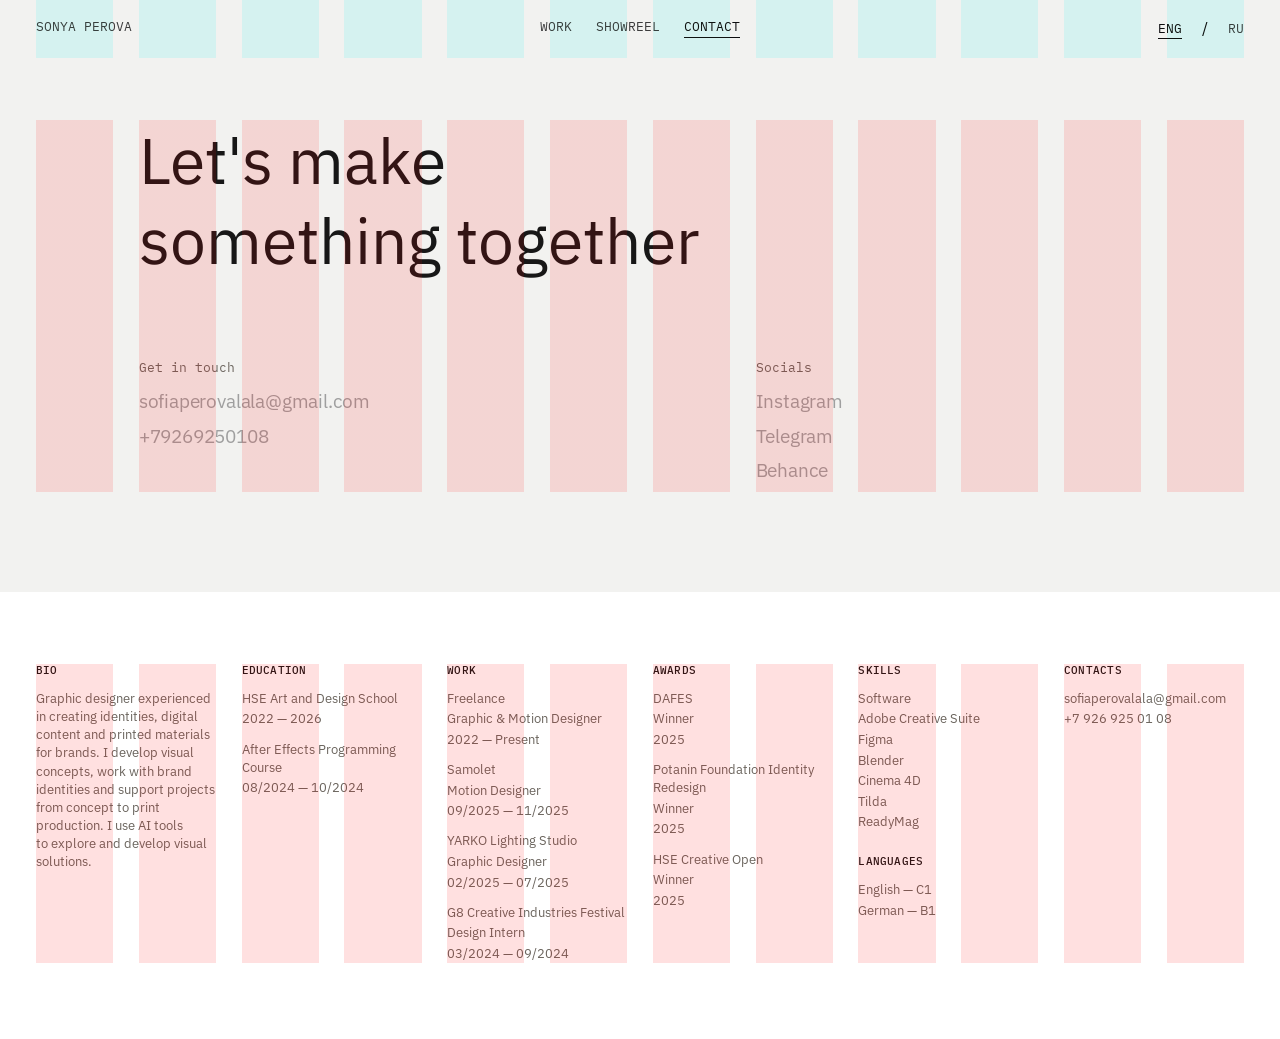
<file: contact.html>
<!DOCTYPE html>
<html lang="en">
  <head>
    <meta charset="UTF-8" />
    <meta name="viewport" content="width=device-width, initial-scale=1.0" />
    <title>Contacts</title>
    <link rel="icon" type="image/png" href="images/favicon.svg">
    <meta
      name="description"
      content="Minimalist editorial portfolio website for Соня Перова."
    />
    <link rel="preconnect" href="https://fonts.googleapis.com" />
    <link rel="preconnect" href="https://fonts.gstatic.com" crossorigin />
    <link
      href="https://fonts.googleapis.com/css2?family=IBM+Plex+Mono:wght@400;500&display=swap"
      rel="stylesheet"
    />
    <link
      href="https://fonts.googleapis.com/css2?family=IBM+Plex+Mono:wght@400;500&family=IBM+Plex+Sans:wght@400;500;600&display=swap"
      rel="stylesheet"
    />
    <link rel="stylesheet" href="styles.css" />
  </head>
  <body data-lang="eng" data-page="contact">
    <header class="site-header">

        <!-- НИЖНИЙ СЛОЙ: SONYA + LANGUAGES -->
        <nav class="nav container" aria-label="Primary navigation">

          <a href="index.html"
            class="brand nav-item"
            data-i18n="brand">
            SONYA PEROVA
          </a>

          <!-- DESKTOP NAVIGATION -->
          <div class="nav-links">

            <a href="work.html"
              class="nav-item"
              data-section="work"
              data-i18n="navWork">
              Work
            </a>

            <a href="showreel.html"
              class="nav-item"
              data-section="showreel"
              data-i18n="navShowreel">
              Showreel
            </a>

            <a href="contacts.html"
              class="nav-item active"
              data-section="contact"
              data-i18n="navContact">
              Contact
            </a>

          </div>

          <div class="lang-switcher" aria-label="Language switcher">

            <a href="#"
              class="nav-item lang-btn active"
              data-lang="eng"
              aria-current="true">
              ENG
            </a>

            <span class="lang-slash">/</span>

            <a href="#"
              class="nav-item lang-btn"
              data-lang="ru"
              aria-current="false">
              RU
            </a>

          </div>

              </nav>

        </header>


        <!-- ВЕРХНИЙ СЛОЙ: ТОЛЬКО BURGER / CROSS -->
        <div class="burger-layer container">

          <button
            class="menu-toggle"
            type="button"
            aria-label="Open menu"
            aria-expanded="false"
          >
            <span></span>
            <span></span>
          </button>

        </div>


        <!-- MOBILE MENU — NORMAL -->
        <!-- MOBILE MENU -->
  <div class="mobile-menu">

    <div class="mobile-menu-links">

        <a
          href="index.html"
          data-i18n="menuHome"
        >
          Home
        </a>

        <a
          href="work.html"
          data-i18n="navWork"
        >
          Work
        </a>

        <a
          href="showreel.html"
          data-i18n="navShowreel"
        >
          Showreel
        </a>

        <a
          href="index.html#contact"
          class="active"
          data-i18n="navContact"
        >
          Contact
        </a>

      </div>

    </div>

<main class="page-content contact-page">
  <div class="container contact-grid">

        <h1 class="contact-title reveal-words" data-i18n="contactTitle">
            Let's make<br>
            something together
        </h1>

        <div class="contact-block contact-direct">
            <p class="contact-label" data-i18n="contactDirect">
                Get in touch
            </p>

            <a href="mailto:sofiaperovalala@gmail.com">
                sofiaperovalala@gmail.com
            </a>

            <a href="tel:+79269250108">
                +79269250108
            </a>
        </div>

        <div class="contact-block contact-socials">
          <p class="contact-label" data-i18n="contactSocials">
              Socials
          </p>

            <a
                href="https://www.instagram.com/perlgest?igsh=MWMweXoyeDBhN2tncQ%3D%3D&utm_source=qr"
                target="_blank"
                rel="noopener noreferrer"
            >
                Instagram
            </a>
            <a href="https://t.me/perlgest" target="_blank" rel="noopener noreferrer">
            Telegram
            </a>
            <a
                href="https://www.behance.net/78771b98"
                target="_blank"
                rel="noopener noreferrer"
            >
                Behance
            </a>
        </div>

    </div>


  </div>
</main>

    <footer class="site-footer">
      <div class="container">
        <div class="grid footer-grid">
          <div class="footer-block footer-block--bio">
            <h3 data-i18n="footerBioTitle">Bio</h3>
            <div class="footer-entry">
              <p data-i18n="footerBio">
                Графический дизайнер с опытом создания айдентики, digital-контента и печатных материалов для брендов. Разрабатываю визуальные концепции, работаю с фирменными стилями и сопровождаю проекты от идеи до подготовки к печати. Использую AI-инструменты для поиска и развития визуальных решений.
              </p>
            </div>
          </div>
          <div class="footer-block">
            <h3 data-i18n="footerEducation">Education</h3>
            <div class="footer-entry">
               <p data-i18n="footerHSE">HSE Art and Design School</p>
              <p>2022 — 2026</p>
            </div>
            <div class="footer-entry">
              <p data-i18n="footerAECourse">After Effects Programming Course</p>
              <p>08/2024 — 10/2024</p>
            </div>
          </div>
          <div class="footer-block">
            <h3 data-i18n="footerWork">Work</h3>

            <div class="footer-entry">
              <p>Freelance</p>
              <p data-i18n="footerGraphicMotionDesigner">
                Graphic & Motion Designer
              </p>
              <p data-i18n="footerPresent">2022 — Present</p>
            </div>
            <div class="footer-entry">
              <p data-i18n="footerSamolet">Samolet</p>
              <p data-i18n="footerMotionDesigner">Motion Designer</p>
              <p>09/2025 — 11/2025</p>
            </div>
            <div class="footer-entry">
              <p>YARKO Lighting Studio</p>
              <p data-i18n="footerGraphicDesigner">Graphic Designer</p>
              <p>02/2025 — 07/2025</p>
            </div>
            <div class="footer-entry">
              <p data-i18n="footerG8">G8 Creative Industries Festival</p>
              <p data-i18n="footerDesignIntern">Design Intern</p>
              <p>03/2024 — 09/2024</p>
            </div>
          </div>
          <div class="footer-block">
            <h3 data-i18n="footerAwards">Awards</h3>

            <div class="footer-entry">
              <p>DAFES</p>
              <p data-i18n="footerWinner">Winner</p>
              <p>2025</p>
            </div>

            <div class="footer-entry">
              <p data-i18n="footerPotaninAward">
                Potanin Foundation Identity Redesign
              </p>
              <p data-i18n="footerWinner">Winner</p>
              <p>2025</p>
            </div>

            <div class="footer-entry">
              <p>HSE Creative Open</p>
              <p data-i18n="footerWinner">Winner</p>
              <p>2025</p>
            </div>
          </div>
          <div class="footer-block">
            <h3 data-i18n="footerSkills">Skills</h3>

            <div class="footer-entry">
                <p data-i18n="footerSoftware">Software</p>
                <p>Adobe Creative Suite</p>
                <p>Figma</p>
                <p>Blender</p>
                <p>Cinema 4D</p>
                <p>Tilda</p>
                <p>ReadyMag</p>
            </div>

            <h3 class="footer-subheading" data-i18n="footerLanguages">
                Languages
            </h3>

            <div class="footer-entry">
                <p data-i18n="footerEnglish">English — C1</p>
                <p data-i18n="footerGerman">German — B1</p>
            </div>
        </div>

        <div class="footer-block">
            <h3 data-i18n="footerContacts">Contacts</h3>
            <div class="footer-entry">
              <a href="mailto:sofiaperovalala@gmail.com">
                sofiaperovalala@gmail.com
              </a>
              <a href="tel:+79269250108">
                +7 926 925 01 08
              </a>
            </div>
          </div>
        </div>
      </div>
    </footer>

      </div>

    <script src="script.js"></script>
  </body>
</html>
</file>
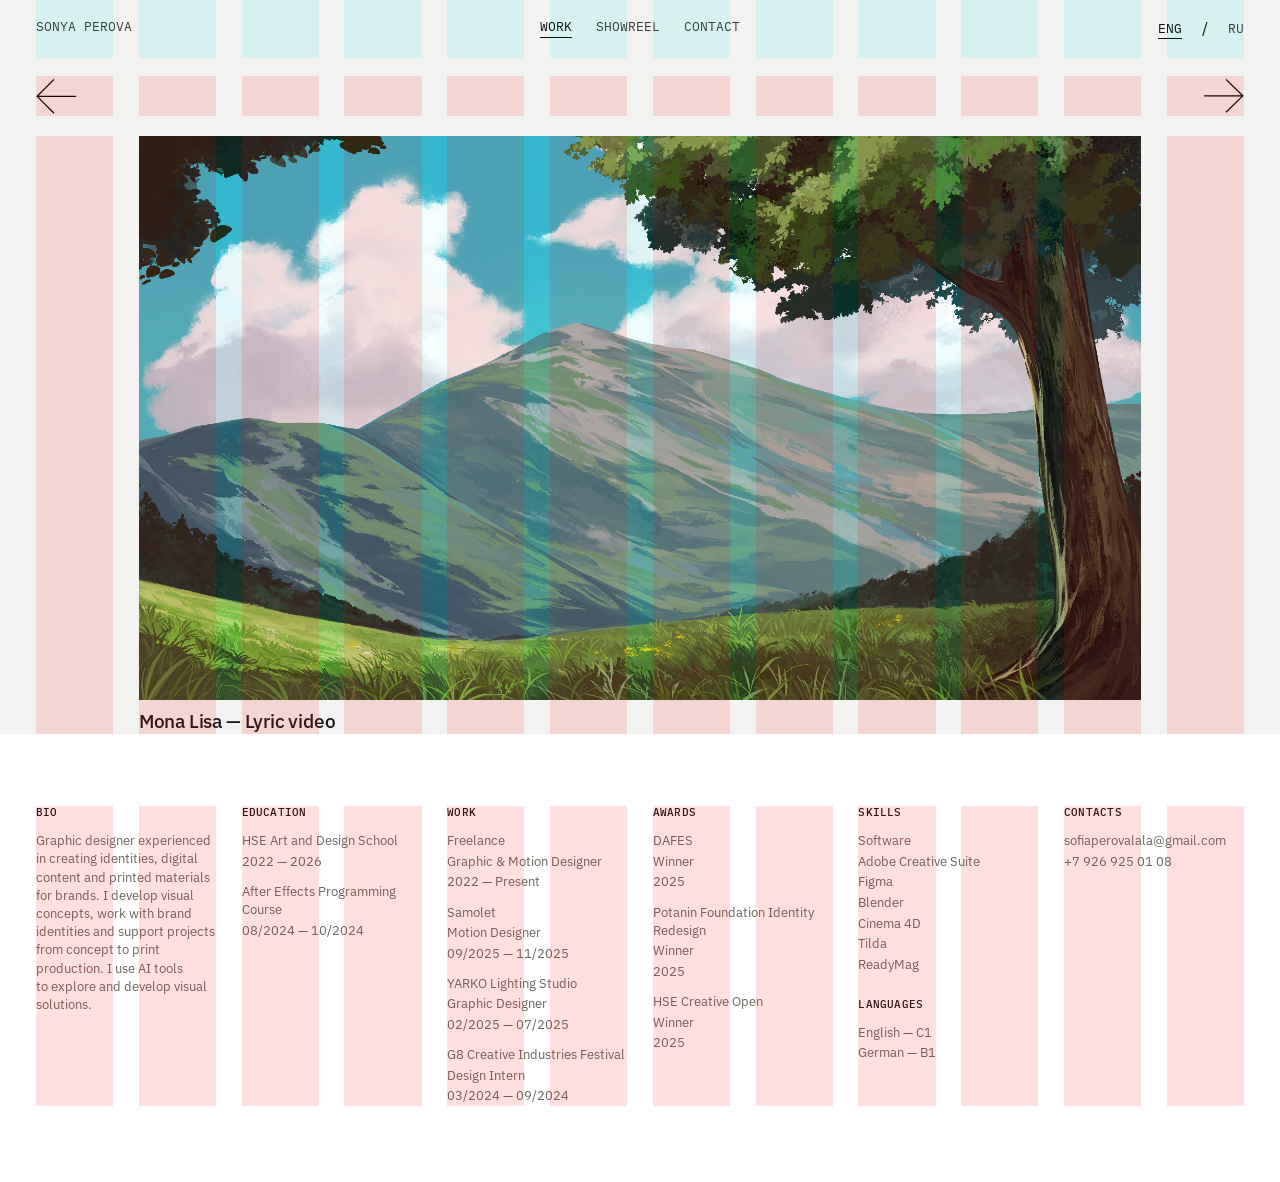
<file: oneillustration.html>
<!DOCTYPE html>
<html lang="en">
<head>
    <meta charset="UTF-8">
    <meta name="viewport" content="width=device-width, initial-scale=1.0">

    <title>Non-place — Sonia Perova</title>
    <link rel="icon" type="image/png" href="images/favicon.svg">

    <meta
        name="description"
        content="What is Non-place according to Marc Augé — motion design project by Sonia Perova."
    />

    <link rel="preconnect" href="https://fonts.googleapis.com">
    <link rel="preconnect" href="https://fonts.gstatic.com" crossorigin>

    <link
        href="https://fonts.googleapis.com/css2?family=IBM+Plex+Mono:wght@400;500&family=IBM+Plex+Sans:wght@400;500;600;700&display=swap"
        rel="stylesheet"
    >

    <link rel="stylesheet" href="styles.css">

</head>

<body data-page="illustration">

  <header class="site-header">

        <!-- НИЖНИЙ СЛОЙ: SONYA + LANGUAGES -->
        <nav class="nav container" aria-label="Primary navigation">

          <a href="index.html"
            class="brand nav-item"
            data-i18n="brand">
            SONYA PEROVA
          </a>

          <!-- DESKTOP NAVIGATION -->
          <div class="nav-links">

            <a href="work.html"
              class="nav-item active"
              data-section="work"
              data-i18n="navWork">
              Work
            </a>

            <a href="showreel.html"
              class="nav-item"
              data-section="showreel"
              data-i18n="navShowreel">
              Showreel
            </a>

            <a href="contact.html"
              class="nav-item"
              data-section="contact"
              data-i18n="navContact">
              Contact
            </a>

          </div>

          <div class="lang-switcher" aria-label="Language switcher">

            <a href="#"
              class="nav-item lang-btn active"
              data-lang="eng"
              aria-current="true">
              ENG
            </a>

            <span class="lang-slash">/</span>

            <a href="#"
              class="nav-item lang-btn"
              data-lang="ru"
              aria-current="false">
              RU
            </a>

          </div>

              </nav>

        </header>


        <!-- ВЕРХНИЙ СЛОЙ: ТОЛЬКО BURGER / CROSS -->
        <div class="burger-layer container">

          <button
            class="menu-toggle"
            type="button"
            aria-label="Open menu"
            aria-expanded="false"
          >
            <span></span>
            <span></span>
          </button>

        </div>


        <!-- MOBILE MENU — NORMAL -->
        <!-- MOBILE MENU -->
    <div class="mobile-menu">

      <div class="mobile-menu-links">

          <a
            href="index.html"
            data-i18n="menuHome"
          >
            Home
          </a>

          <a
            href="work.html"
             class="active"
            data-i18n="navWork"
          >
            Work
          </a>

          <a
            href="showreel.html"
            data-i18n="navShowreel"
          >
            Showreel
          </a>

          <a
            href="contact.html"
            data-i18n="navContact"
          >
            Contact
          </a>

        </div>

      </div>

<main class="one-illustration-page">

    <div class="one-illustration-navigation container">

        <a href="#" class="illustration-arrow illustration-arrow-left">
            <picture>
                <source
                    media="(max-width: 760px)"
                    srcset="images/arrow3.svg"
                >
                <img src="images/arrow.svg" alt="Previous illustration">
            </picture>
        </a>

        <a href="#" class="illustration-arrow illustration-arrow-right">
            <picture>
                <source
                    media="(max-width: 760px)"
                    srcset="images/arrow3.svg"
                >
                <img src="images/arrow.svg" alt="Next illustration">
            </picture>
        </a>

    </div>


    <section class="one-illustration-content container">

        <div class="one-illustration-image">
            <img
                id="one-illustration-img"
                src="images/anri1.png"
                alt=""
            >
        </div>

        <div class="one-illustration-title">
            Mona Lisa — Lyric video
        </div>

    </section>

</main>

   <footer class="site-footer">
      <div class="container">
        <div class="grid footer-grid">
          <div class="footer-block footer-block--bio">
            <h3 data-i18n="footerBioTitle">Bio</h3>
            <div class="footer-entry">
              <p data-i18n="footerBio">
                Графический дизайнер с опытом создания айдентики, digital-контента и печатных материалов для брендов. Разрабатываю визуальные концепции, работаю с фирменными стилями и сопровождаю проекты от идеи до подготовки к печати. Использую AI-инструменты для поиска и развития визуальных решений.
              </p>
            </div>
          </div>
          <div class="footer-block">
            <h3 data-i18n="footerEducation">Education</h3>
            <div class="footer-entry">
               <p data-i18n="footerHSE">HSE Art and Design School</p>
              <p>2022 — 2026</p>
            </div>
            <div class="footer-entry">
              <p data-i18n="footerAECourse">After Effects Programming Course</p>
              <p>08/2024 — 10/2024</p>
            </div>
          </div>
          <div class="footer-block">
            <h3 data-i18n="footerWork">Work</h3>

            <div class="footer-entry">
              <p>Freelance</p>
              <p data-i18n="footerGraphicMotionDesigner">
                Graphic & Motion Designer
              </p>
              <p data-i18n="footerPresent">2022 — Present</p>
            </div>
            <div class="footer-entry">
              <p data-i18n="footerSamolet">Samolet</p>
              <p data-i18n="footerMotionDesigner">Motion Designer</p>
              <p>09/2025 — 11/2025</p>
            </div>
            <div class="footer-entry">
              <p>YARKO Lighting Studio</p>
              <p data-i18n="footerGraphicDesigner">Graphic Designer</p>
              <p>02/2025 — 07/2025</p>
            </div>
            <div class="footer-entry">
              <p data-i18n="footerG8">G8 Creative Industries Festival</p>
              <p data-i18n="footerDesignIntern">Design Intern</p>
              <p>03/2024 — 09/2024</p>
            </div>
          </div>
          <div class="footer-block">
            <h3 data-i18n="footerAwards">Awards</h3>

            <div class="footer-entry">
              <p>DAFES</p>
              <p data-i18n="footerWinner">Winner</p>
              <p>2025</p>
            </div>

            <div class="footer-entry">
              <p data-i18n="footerPotaninAward">
                Potanin Foundation Identity Redesign
              </p>
              <p data-i18n="footerWinner">Winner</p>
              <p>2025</p>
            </div>

            <div class="footer-entry">
              <p>HSE Creative Open</p>
              <p data-i18n="footerWinner">Winner</p>
              <p>2025</p>
            </div>
          </div>
          <div class="footer-block">
            <h3 data-i18n="footerSkills">Skills</h3>

            <div class="footer-entry">
                <p data-i18n="footerSoftware">Software</p>
                <p>Adobe Creative Suite</p>
                <p>Figma</p>
                <p>Blender</p>
                <p>Cinema 4D</p>
                <p>Tilda</p>
                <p>ReadyMag</p>
            </div>

            <h3 class="footer-subheading" data-i18n="footerLanguages">
                Languages
            </h3>

            <div class="footer-entry">
                <p data-i18n="footerEnglish">English — C1</p>
                <p data-i18n="footerGerman">German — B1</p>
            </div>
        </div>

        <div class="footer-block">
            <h3 data-i18n="footerContacts">Contacts</h3>
            <div class="footer-entry">
              <a href="mailto:sofiaperovalala@gmail.com">
                sofiaperovalala@gmail.com
              </a>
              <a href="tel:+79269250108">
                +7 926 925 01 08
              </a>
            </div>
          </div>
        </div>
      </div>
    </footer>

      </div>

    <script src="script.js"></script>
  </body>
</html>
</file>
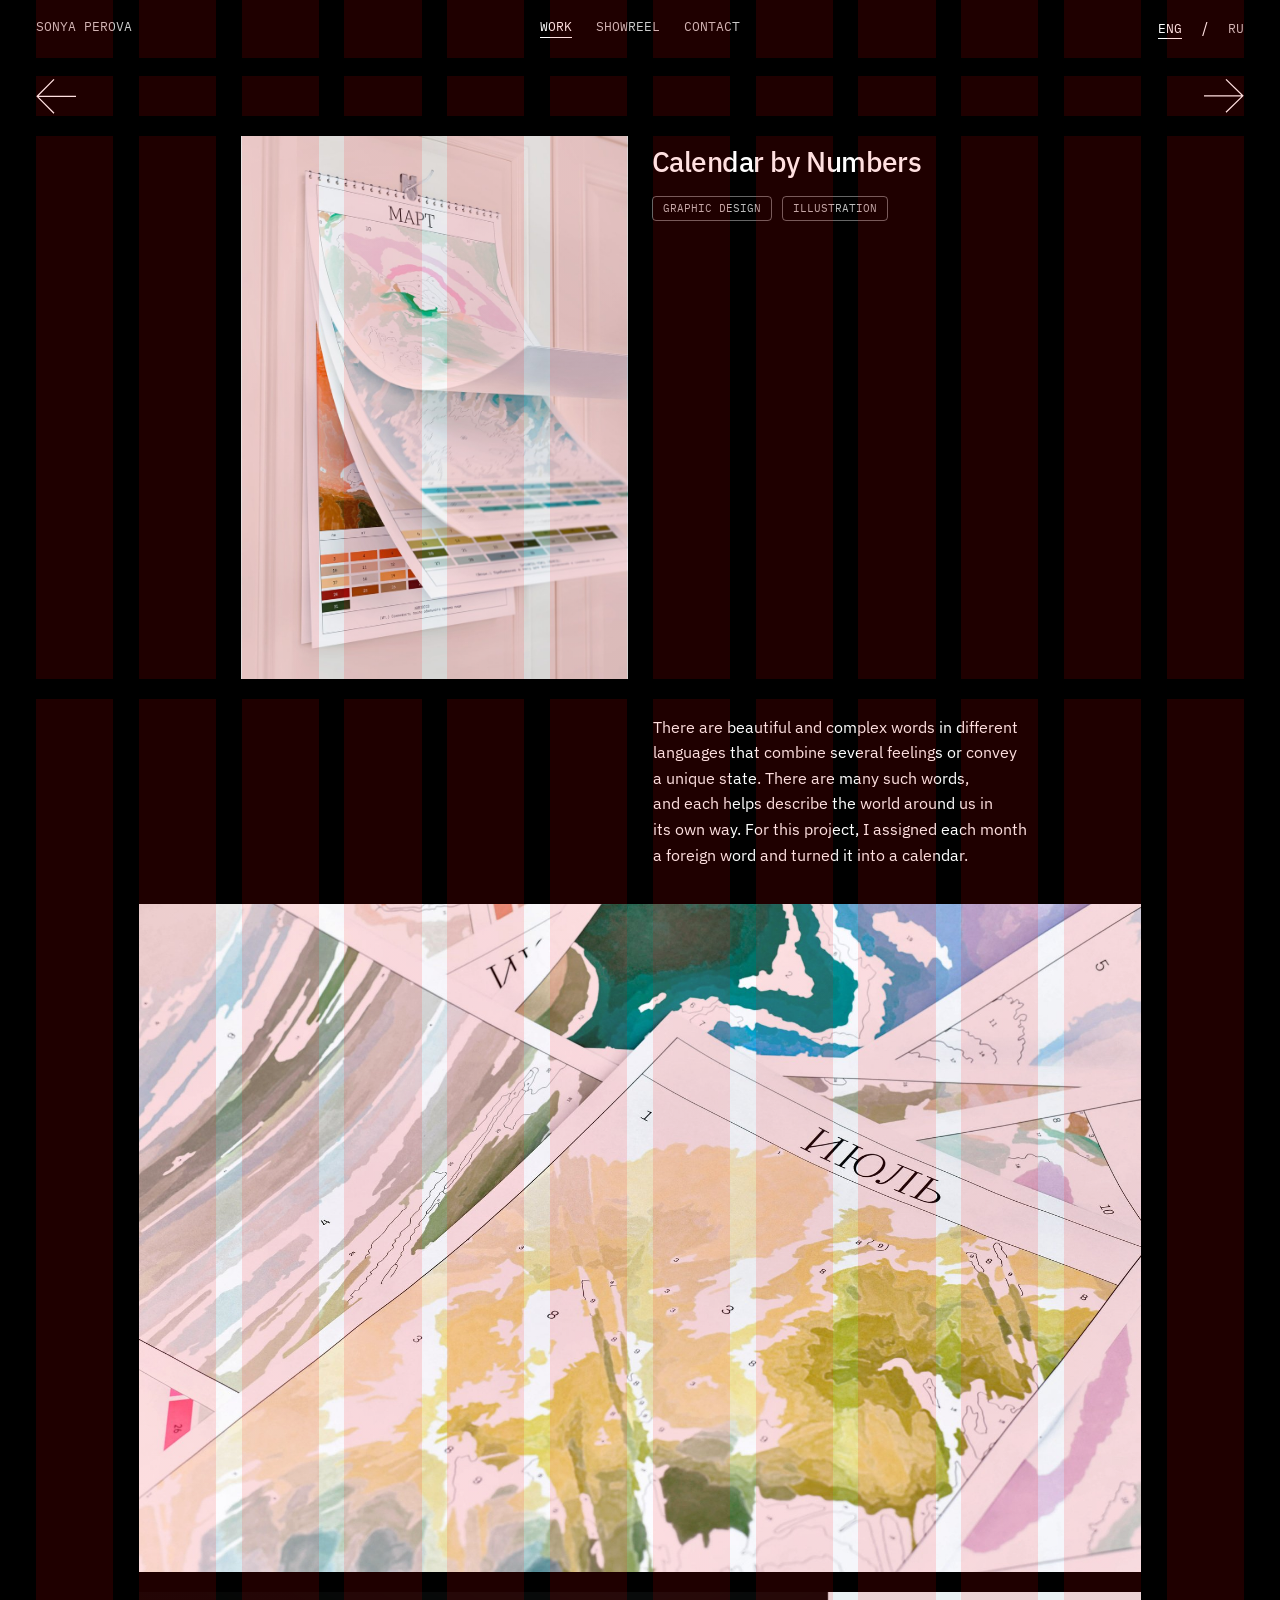
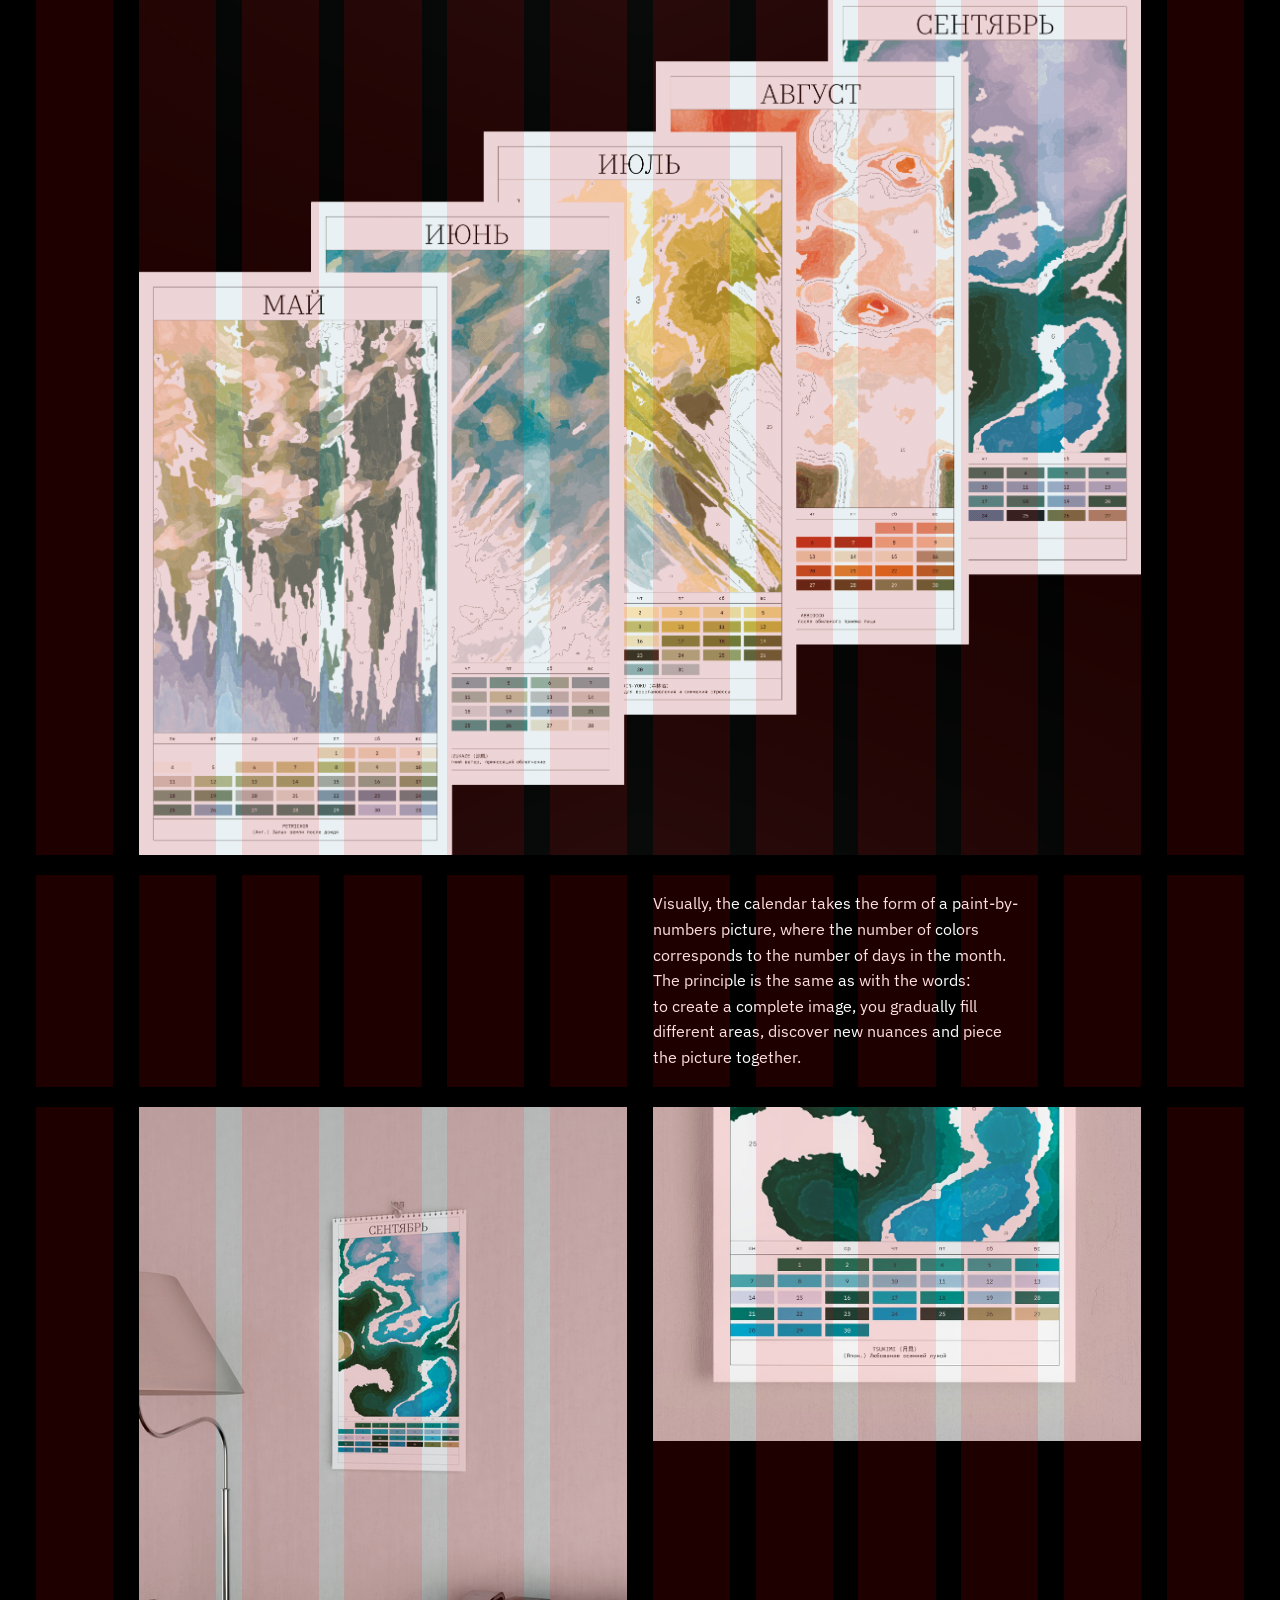
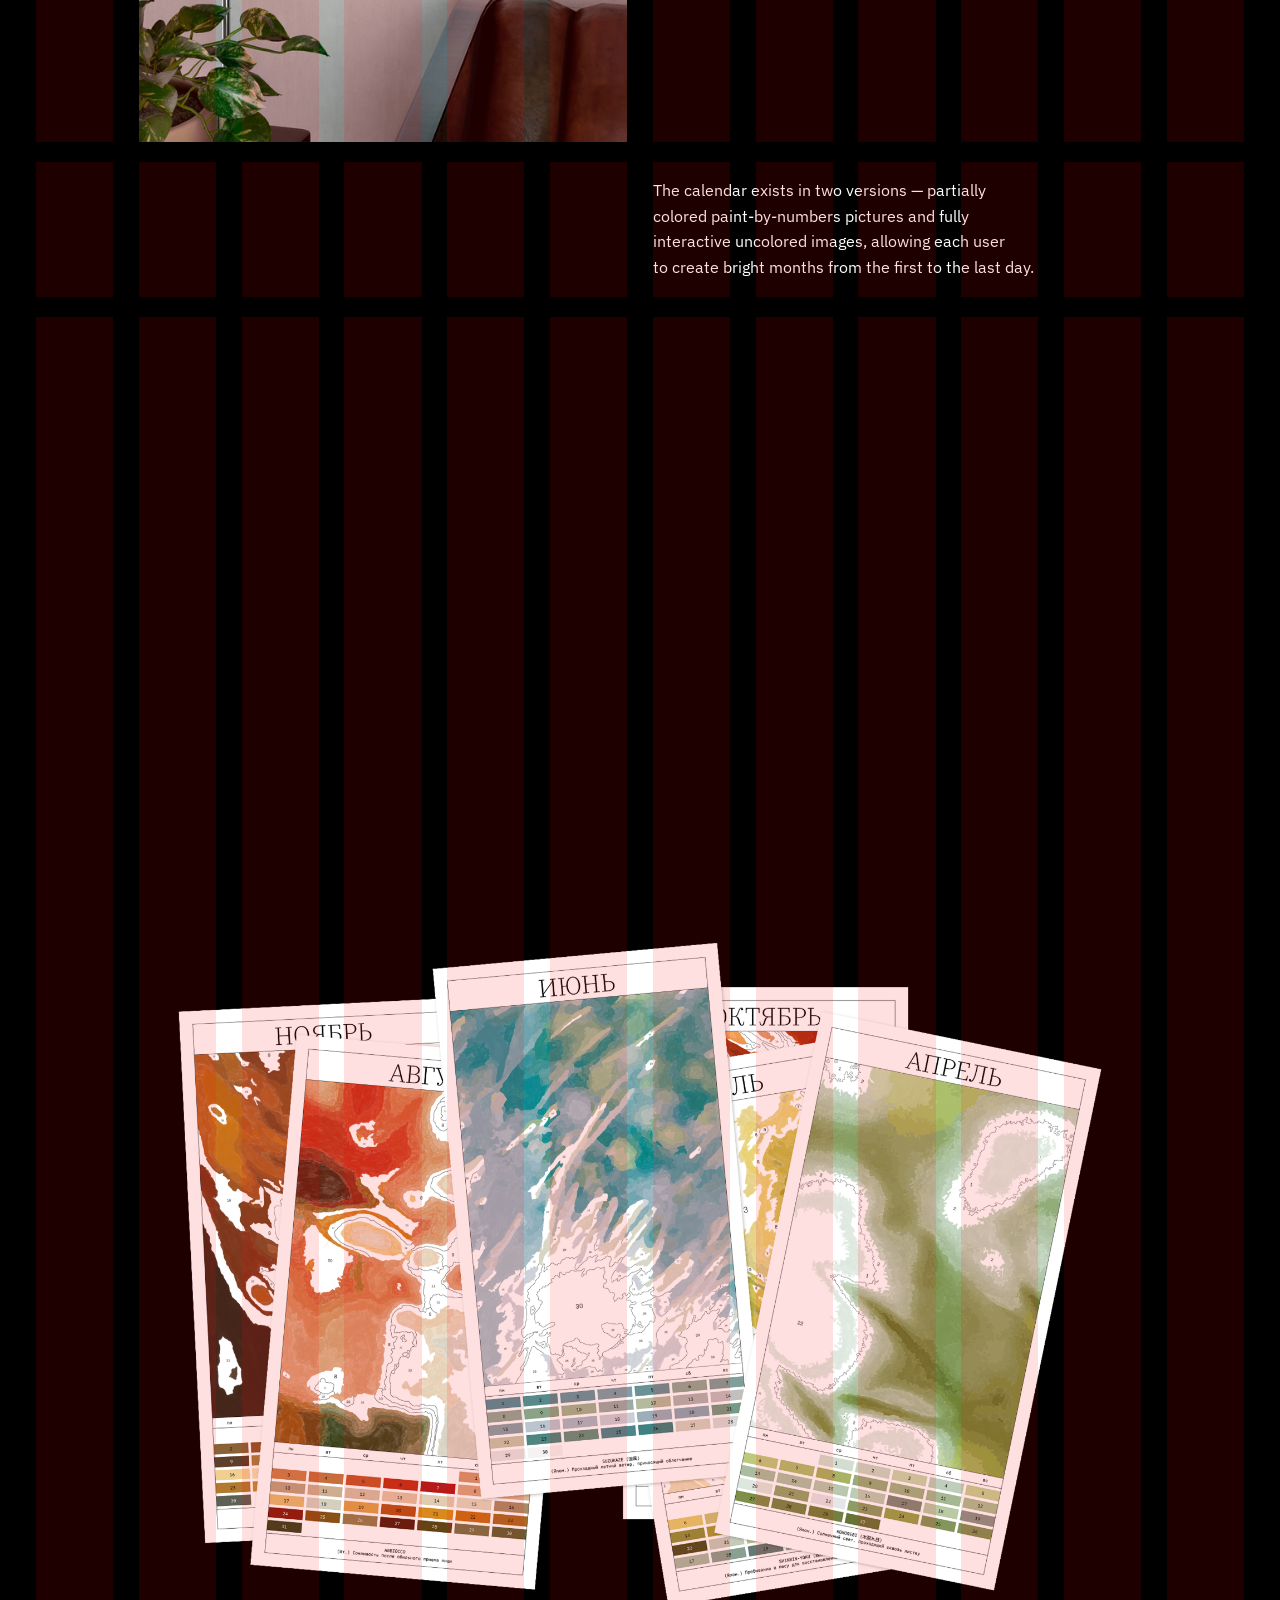
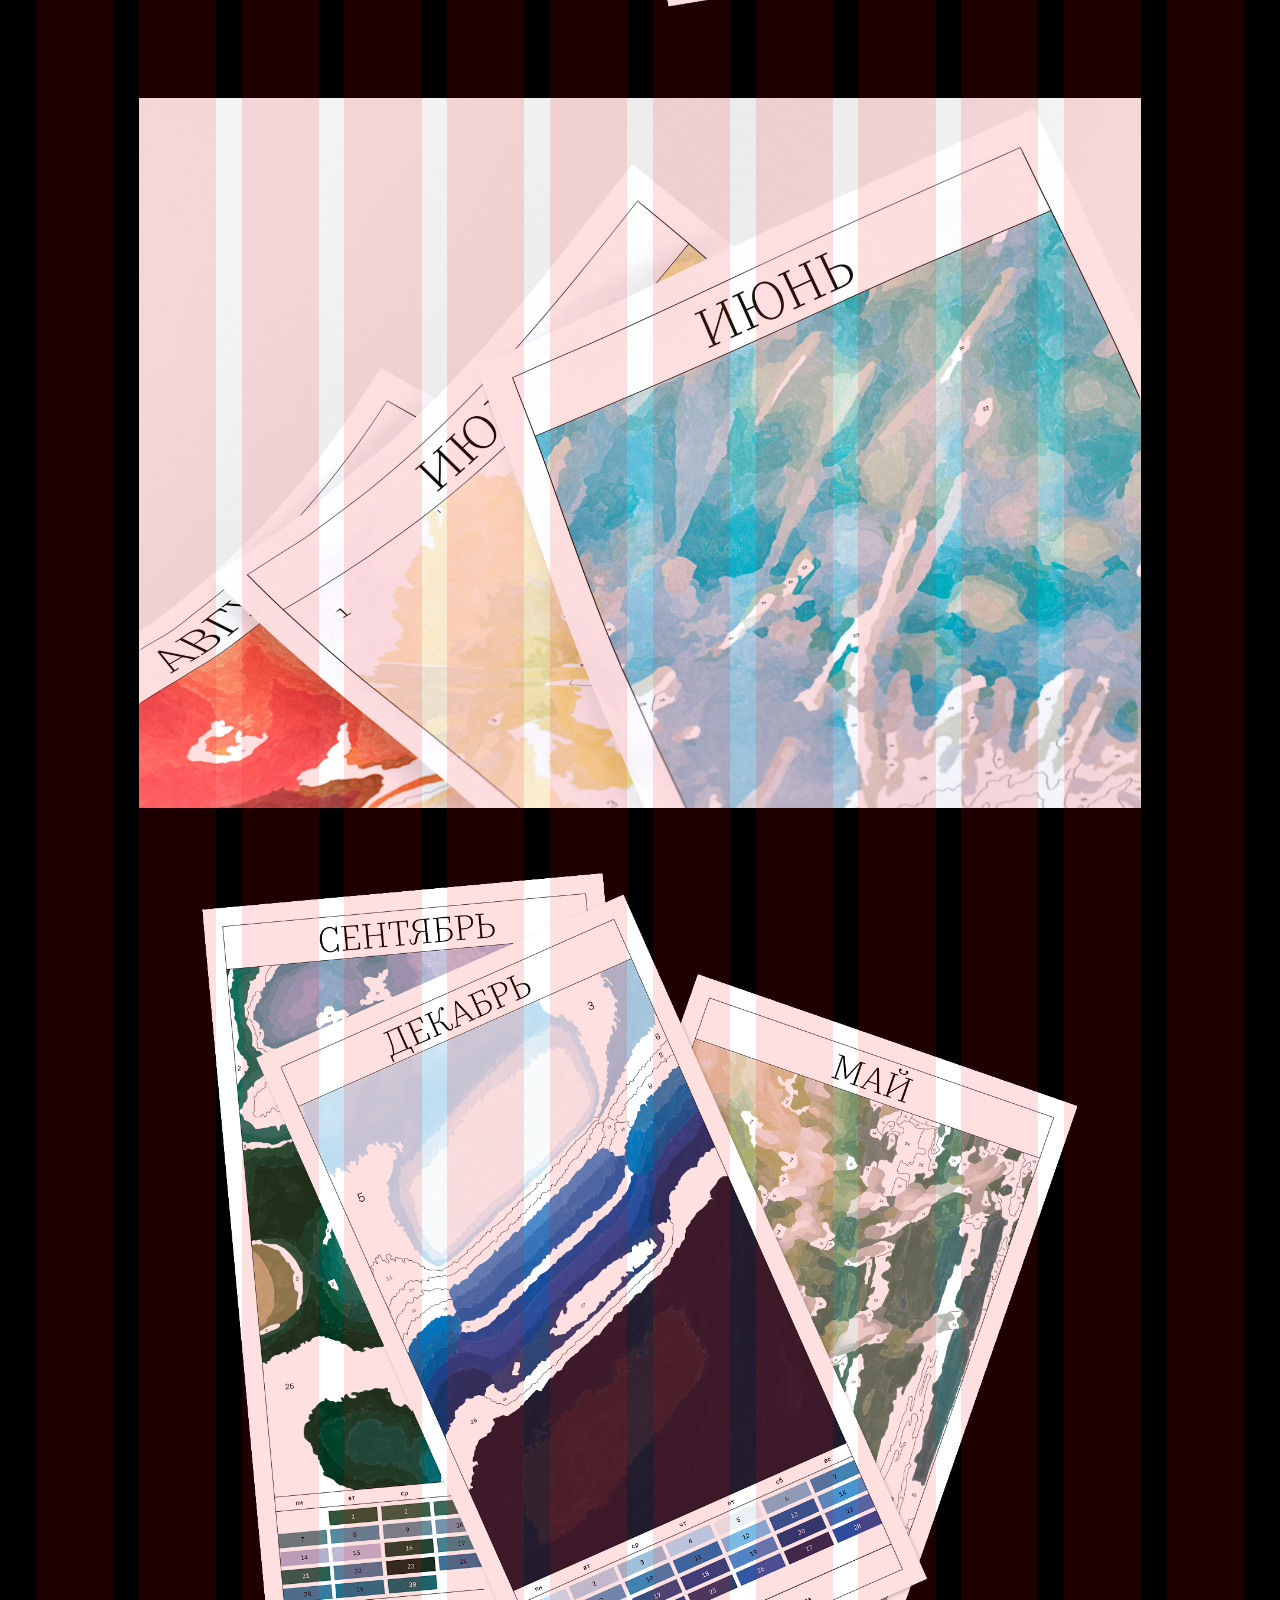
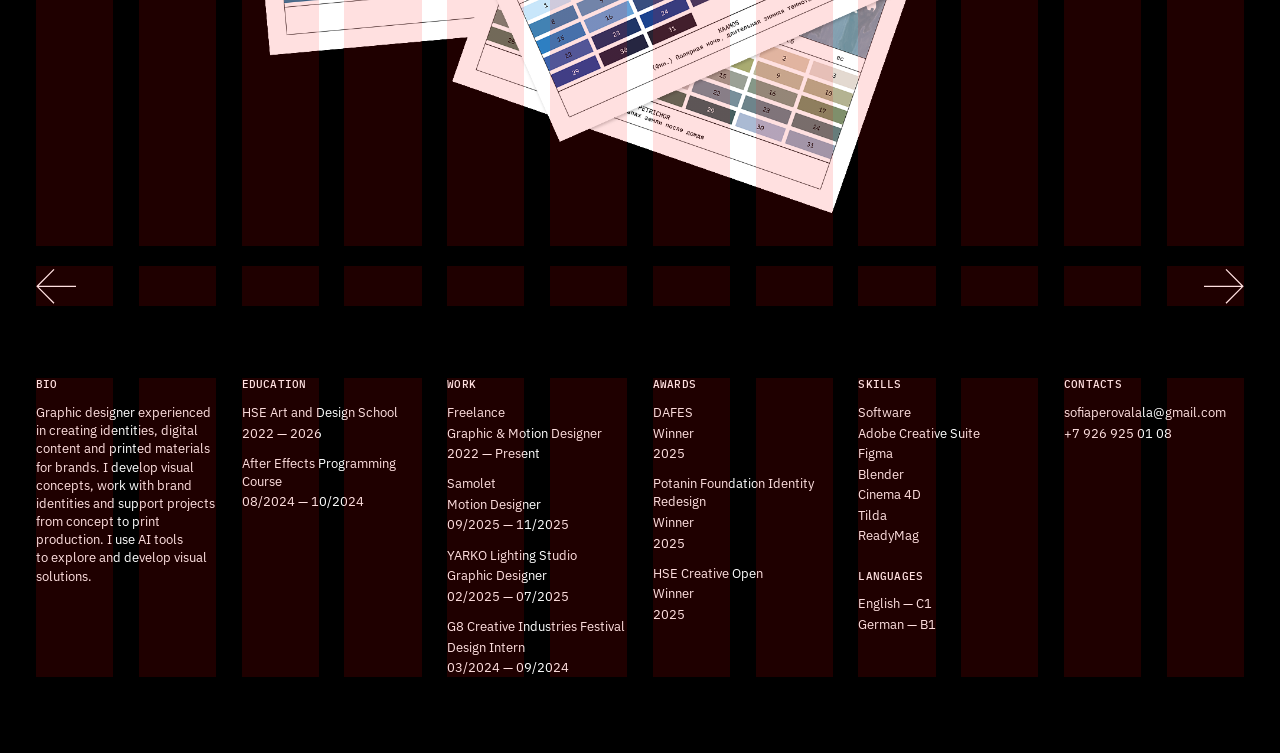
<file: project-calendar.html>
<!DOCTYPE html>
<html lang="en">
<head>
    <meta charset="UTF-8">
    <meta name="viewport" content="width=device-width, initial-scale=1.0">

    <title>Calendar by Numbers — case study</title>
    <link rel="icon" type="image/png" href="images/favicon.svg">

    <meta
        name="description"
        content="What is Non-place according to Marc Augé — motion design project by Sonia Perova."
    />

    <link rel="preconnect" href="https://fonts.googleapis.com">
    <link rel="preconnect" href="https://fonts.gstatic.com" crossorigin>

    <link
        href="https://fonts.googleapis.com/css2?family=IBM+Plex+Mono:wght@400;500&family=IBM+Plex+Sans:wght@400;500;600;700&display=swap"
        rel="stylesheet"
    >

    <link rel="stylesheet" href="styles.css">

</head>

<body data-page="project" class="project-bodycoordinate">

  <header class="site-header">

        <!-- НИЖНИЙ СЛОЙ: SONYA + LANGUAGES -->
        <nav class="nav container" aria-label="Primary navigation">

          <a href="index.html"
            class="brand nav-item"
            data-i18n="brand">
            SONYA PEROVA
          </a>

          <!-- DESKTOP NAVIGATION -->
          <div class="nav-links">

            <a href="work.html"
              class="nav-item active"
              data-section="work"
              data-i18n="navWork">
              Work
            </a>

            <a href="showreel.html"
              class="nav-item"
              data-section="showreel"
              data-i18n="navShowreel">
              Showreel
            </a>

            <a href="contact.html"
              class="nav-item"
              data-section="contact"
              data-i18n="navContact">
              Contact
            </a>

          </div>

          <div class="lang-switcher" aria-label="Language switcher">

            <a href="#"
              class="nav-item lang-btn active"
              data-lang="eng"
              aria-current="true">
              ENG
            </a>

            <span class="lang-slash">/</span>

            <a href="#"
              class="nav-item lang-btn"
              data-lang="ru"
              aria-current="false">
              RU
            </a>

          </div>

              </nav>

        </header>


        <!-- ВЕРХНИЙ СЛОЙ: ТОЛЬКО BURGER / CROSS -->
        <div class="burger-layer container">

          <button
            class="menu-toggle"
            type="button"
            aria-label="Open menu"
            aria-expanded="false"
          >
            <span></span>
            <span></span>
          </button>

        </div>


        <!-- MOBILE MENU — NORMAL -->
        <!-- MOBILE MENU -->
    <div class="mobile-menu">

      <div class="mobile-menu-links">

          <a
            href="index.html"
            data-i18n="menuHome"
          >
            Home
          </a>

          <a
            href="work.html"
             class="active"
            data-i18n="navWork"
          >
            Work
          </a>

          <a
            href="showreel.html"
            data-i18n="navShowreel"
          >
            Showreel
          </a>

          <a
            href="contact.html"
            data-i18n="navContact"
          >
            Contact
          </a>

        </div>

      </div>


<main class="project-page">
  <div class="project-navigation container">

        <a href="#" class="project-arrow project-arrow-left">
            <picture>
                <source media="(max-width: 760px)" srcset="images/arrow3.svg">
                <img src="images/arrow.svg" alt="Previous project">
            </picture>
        </a>

        <a href="#" class="project-arrow project-arrow-right">
            <picture>
                <source media="(max-width: 760px)" srcset="images/arrow3.svg">
                <img src="images/arrow.svg" alt="Next project">
            </picture>
        </a>

    </div>

    <section class="project-hero container">

        <div class="project-cover">
            <img src="images/kalendar.jpg" alt="">
        </div>

        <div class="project-info">
            <h1 class="project-page-title" data-i18n="workCalendarTitle">
                Календарь по номерам
            </h1>

            <div class="project-tags">
                <a
                    href="work.html?tag=Graphic design"
                    class="project-tag-link"
                    data-tag="Graphic design"
                    data-i18n="filterGraphic"
                >
                    Graphic Design
                </a>

                <a
                    href="work.html?tag=Illustration"
                    class="project-tag-link"
                    data-tag="Illustration"
                    data-i18n="filterIllustration"
                >
                    Illustration
                </a>
            </div>

        </div>

    </section>

    <section class="project-description-section container reveal">
        <div class="project-description-wrapper">
            <p class="body-text project-description" data-i18n="calendarIntro">
                В разных языках есть красивые и сложные слова, которые объединяют несколько чувств или передают уникальное состояние. Таких слов много, и каждое помогает по-своему описать мир вокруг. Для этого проекта я назначила каждому месяцу своё иностранное слово и оформила в формат календаря
            </p>
        </div>
    </section>

    <div class="container">
        <div class="project-full-image reveal">
            <img src="images/kalendar2.jpg" alt="">
        </div>
    </div>

    <div class="container">
        <div class="project-full-image reveal">
            <img src="images/calendar4.gif" alt="">
        </div>
    </div>

    <section class="project-description-section container reveal">
        <div class="project-description-wrapper">
            <p class="body-text project-description" data-i18n="calendarVisual">
                В визуальной части календарь предстает как картина  по номерам, где количество цветов соответствует числу дней в месяце. Принцип работы тот же, что и у слов: чтобы получить цельное изображение, нужно постепенно заполнять разные зоны, открывать новые нюансы  и собирать картину по кусочкам.
            </p>
        </div>
    </section>

    <section class="project-collage-section container reveal">

        <div class="project-collage-left">
            <img src="images/kalendar5.jpg" alt="">
        </div>

        <div class="project-collage-right">
            <img src="images/kalendar6.jpg" alt="">
        </div>

    </section>

    <section class="project-description-section container reveal">
        <div class="project-description-wrapper">
            <p class="body-text project-description" data-i18n="calendarVersions">
                Календарь существует в двух версиях — полузакрашенных картин по номерам  и полностью интерактивных незакрашенных изображений, чтобы каждый пользователь мог сам создавать яркие месяцы от первого до последнего дня.
            </p>
        </div>
    </section>

    <section class="project-video-section container">

        <div class="project-video">
            <div class="kinescope-wrapper">
                <iframe
                    src="https://kinescope.io/w3BrQSTPtjDEBGbeQQMDXb"
                    allow="autoplay; fullscreen; picture-in-picture; encrypted-media; gyroscope; accelerometer; clipboard-write; screen-wake-lock;"
                    frameborder="0"
                    allowfullscreen>
                </iframe>
            </div>
        </div>

    </section>

    <div class="container">
        <div class="project-full-image reveal">
            <img src="images/kalndar7.png" alt="">
        </div>
    </div>

    <div class="container">
        <div class="project-full-image reveal">
            <img src="images/kalendar3.png" alt="">
        </div>
    </div>

    <div class="container">
        <div class="project-full-image reveal">
            <img src="images/kalendar9.png" alt="">
        </div>
    </div>

    <div class="project-navigation container project-navigation-bottom">

        <a href="#" class="project-arrow project-arrow-left">
            <picture>
                <source media="(max-width: 760px)" srcset="images/arrow3.svg">
                <img src="images/arrow.svg" alt="Previous project">
            </picture>
        </a>

        <a href="#" class="project-arrow project-arrow-right">
            <picture>
                <source media="(max-width: 760px)" srcset="images/arrow3.svg">
                <img src="images/arrow.svg" alt="Next project">
            </picture>
        </a>

    </div> 

</main>
  
  <footer class="site-footer">
      <div class="container">
        <div class="grid footer-grid">
          <div class="footer-block footer-block--bio">
            <h3 data-i18n="footerBioTitle">Bio</h3>
            <div class="footer-entry">
              <p data-i18n="footerBio">
                Графический дизайнер с опытом создания айдентики, digital-контента и печатных материалов для брендов. Разрабатываю визуальные концепции, работаю с фирменными стилями и сопровождаю проекты от идеи до подготовки к печати. Использую AI-инструменты для поиска и развития визуальных решений.
              </p>
            </div>
          </div>
          <div class="footer-block">
            <h3 data-i18n="footerEducation">Education</h3>
            <div class="footer-entry">
               <p data-i18n="footerHSE">HSE Art and Design School</p>
              <p>2022 — 2026</p>
            </div>
            <div class="footer-entry">
              <p data-i18n="footerAECourse">After Effects Programming Course</p>
              <p>08/2024 — 10/2024</p>
            </div>
          </div>
          <div class="footer-block">
            <h3 data-i18n="footerWork">Work</h3>

            <div class="footer-entry">
              <p>Freelance</p>
              <p data-i18n="footerGraphicMotionDesigner">
                Graphic & Motion Designer
              </p>
              <p data-i18n="footerPresent">2022 — Present</p>
            </div>
            <div class="footer-entry">
              <p data-i18n="footerSamolet">Samolet</p>
              <p data-i18n="footerMotionDesigner">Motion Designer</p>
              <p>09/2025 — 11/2025</p>
            </div>
            <div class="footer-entry">
              <p>YARKO Lighting Studio</p>
              <p data-i18n="footerGraphicDesigner">Graphic Designer</p>
              <p>02/2025 — 07/2025</p>
            </div>
            <div class="footer-entry">
              <p data-i18n="footerG8">G8 Creative Industries Festival</p>
              <p data-i18n="footerDesignIntern">Design Intern</p>
              <p>03/2024 — 09/2024</p>
            </div>
          </div>
          <div class="footer-block">
            <h3 data-i18n="footerAwards">Awards</h3>

            <div class="footer-entry">
              <p>DAFES</p>
              <p data-i18n="footerWinner">Winner</p>
              <p>2025</p>
            </div>

            <div class="footer-entry">
              <p data-i18n="footerPotaninAward">
                Potanin Foundation Identity Redesign
              </p>
              <p data-i18n="footerWinner">Winner</p>
              <p>2025</p>
            </div>

            <div class="footer-entry">
              <p>HSE Creative Open</p>
              <p data-i18n="footerWinner">Winner</p>
              <p>2025</p>
            </div>
          </div>
          <div class="footer-block">
            <h3 data-i18n="footerSkills">Skills</h3>

            <div class="footer-entry">
                <p data-i18n="footerSoftware">Software</p>
                <p>Adobe Creative Suite</p>
                <p>Figma</p>
                <p>Blender</p>
                <p>Cinema 4D</p>
                <p>Tilda</p>
                <p>ReadyMag</p>
            </div>

            <h3 class="footer-subheading" data-i18n="footerLanguages">
                Languages
            </h3>

            <div class="footer-entry">
                <p data-i18n="footerEnglish">English — C1</p>
                <p data-i18n="footerGerman">German — B1</p>
            </div>
        </div>

        <div class="footer-block">
            <h3 data-i18n="footerContacts">Contacts</h3>
            <div class="footer-entry">
              <a href="mailto:sofiaperovalala@gmail.com">
                sofiaperovalala@gmail.com
              </a>
              <a href="tel:+79269250108">
                +7 926 925 01 08
              </a>
            </div>
          </div>
        </div>
      </div>
    </footer>

      </div>

    <script src="script.js"></script>
  </body>
</html>
</file>
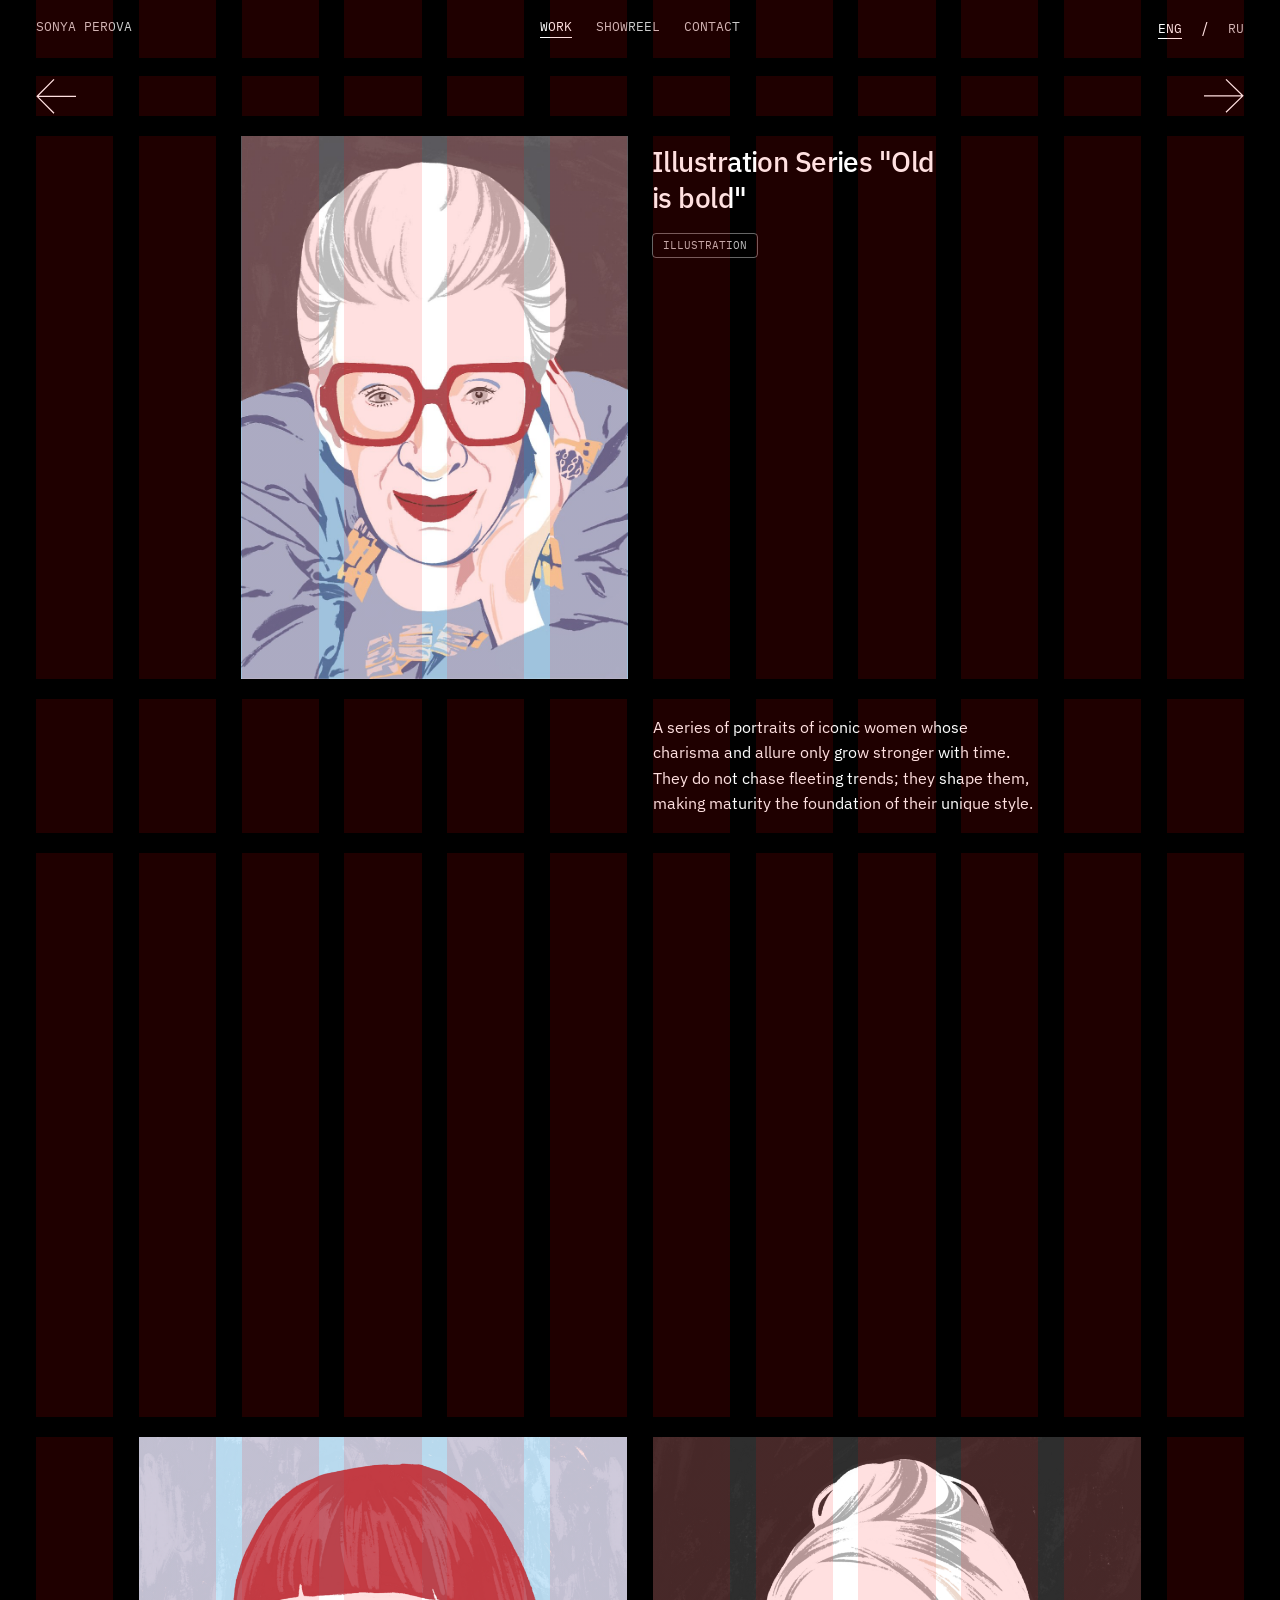
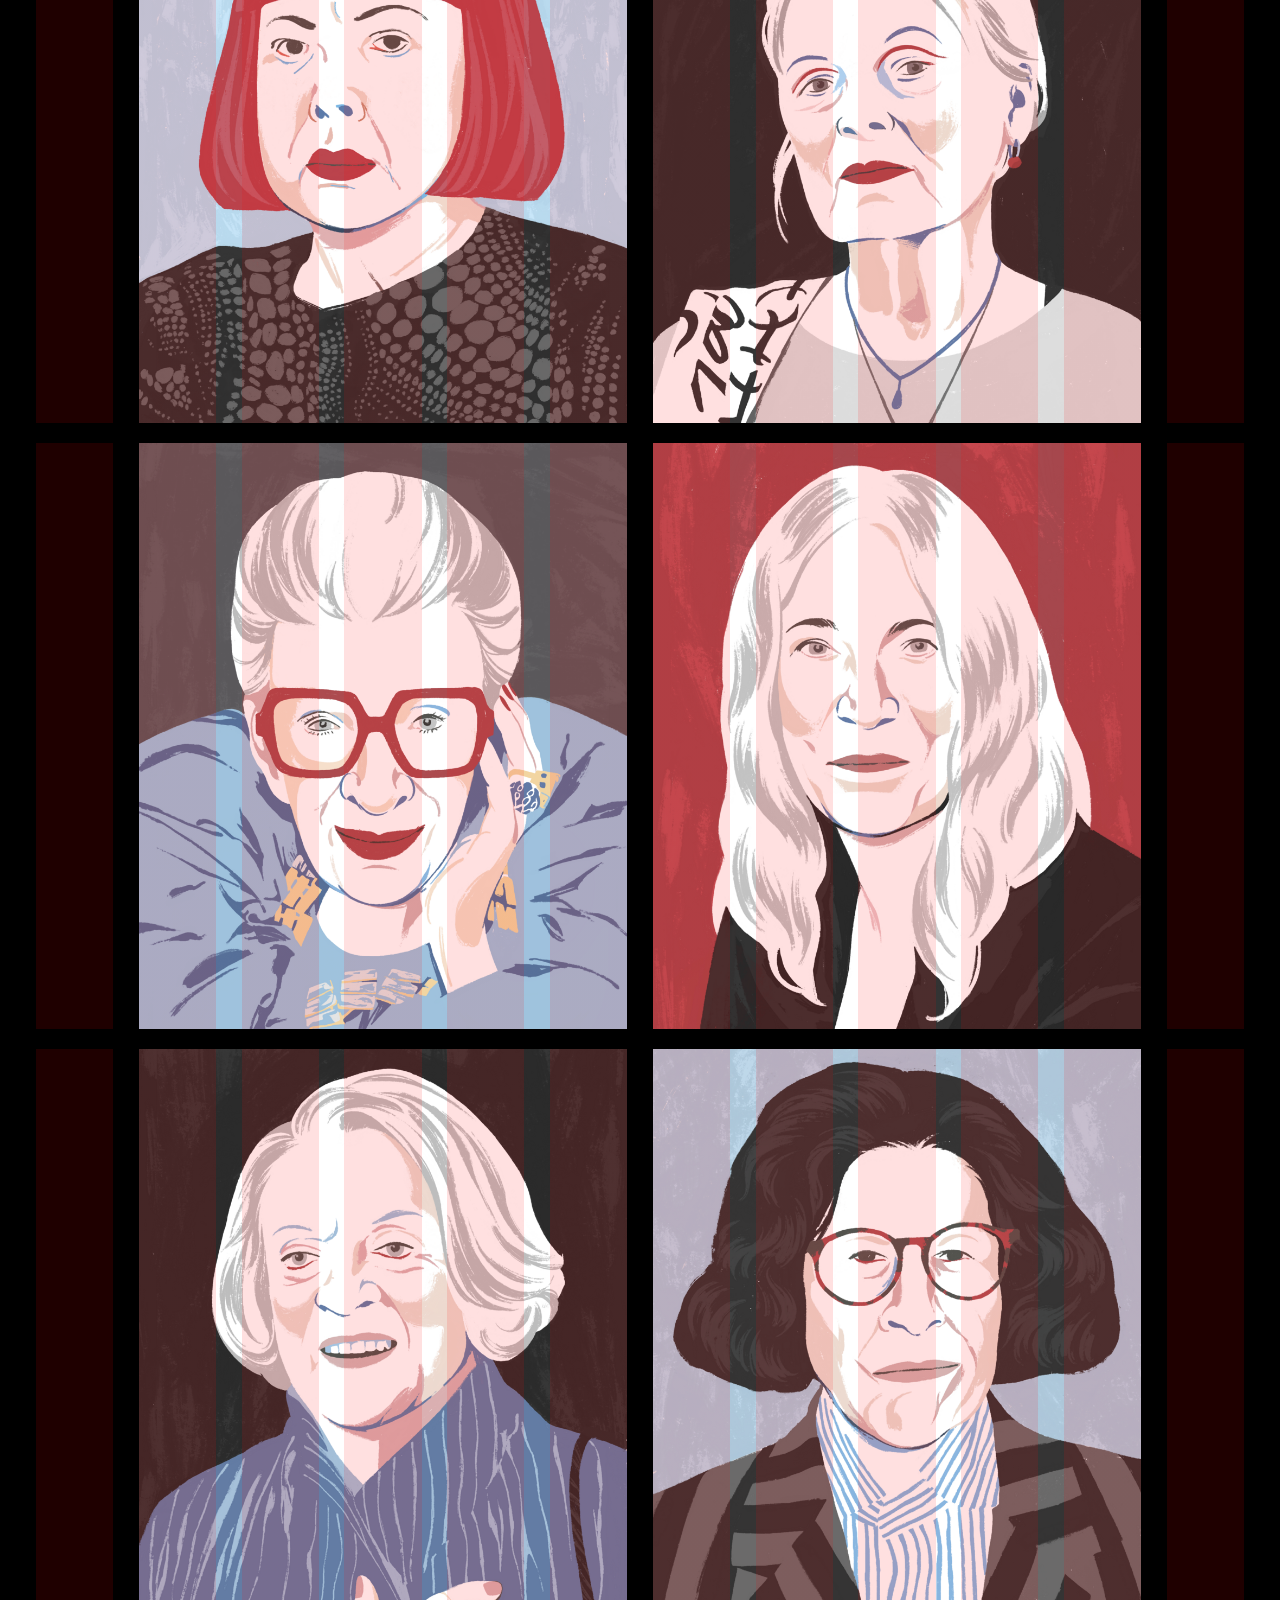
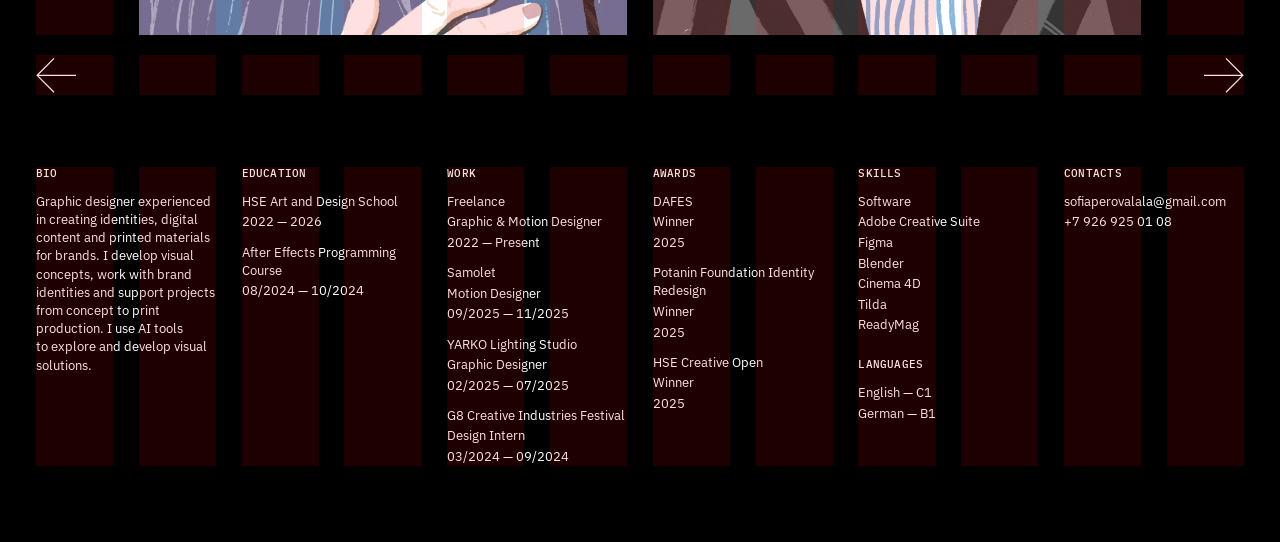
<file: project-portraits.html>
<!DOCTYPE html>
<html lang="en">
<head>
    <meta charset="UTF-8">
    <meta name="viewport" content="width=device-width, initial-scale=1.0">

    <title>Old is Bold — case study</title>
    <link rel="icon" type="image/png" href="images/favicon.svg">

    <meta
        name="description"
        content="What is Non-place according to Marc Augé — motion design project by Sonia Perova."
    />

    <link rel="preconnect" href="https://fonts.googleapis.com">
    <link rel="preconnect" href="https://fonts.gstatic.com" crossorigin>

    <link
        href="https://fonts.googleapis.com/css2?family=IBM+Plex+Mono:wght@400;500&family=IBM+Plex+Sans:wght@400;500;600;700&display=swap"
        rel="stylesheet"
    >

    <link rel="stylesheet" href="styles.css">

</head>

<body data-page="project" class="project-bodycoordinate">

  <header class="site-header">

        <!-- НИЖНИЙ СЛОЙ: SONYA + LANGUAGES -->
        <nav class="nav container" aria-label="Primary navigation">

          <a href="index.html"
            class="brand nav-item"
            data-i18n="brand">
            SONYA PEROVA
          </a>

          <!-- DESKTOP NAVIGATION -->
          <div class="nav-links">

            <a href="work.html"
              class="nav-item active"
              data-section="work"
              data-i18n="navWork">
              Work
            </a>

            <a href="showreel.html"
              class="nav-item"
              data-section="showreel"
              data-i18n="navShowreel">
              Showreel
            </a>

            <a href="contact.html"
              class="nav-item"
              data-section="contact"
              data-i18n="navContact">
              Contact
            </a>

          </div>

          <div class="lang-switcher" aria-label="Language switcher">

            <a href="#"
              class="nav-item lang-btn active"
              data-lang="eng"
              aria-current="true">
              ENG
            </a>

            <span class="lang-slash">/</span>

            <a href="#"
              class="nav-item lang-btn"
              data-lang="ru"
              aria-current="false">
              RU
            </a>

          </div>

              </nav>

        </header>


        <!-- ВЕРХНИЙ СЛОЙ: ТОЛЬКО BURGER / CROSS -->
        <div class="burger-layer container">

          <button
            class="menu-toggle"
            type="button"
            aria-label="Open menu"
            aria-expanded="false"
          >
            <span></span>
            <span></span>
          </button>

        </div>


        <!-- MOBILE MENU — NORMAL -->
        <!-- MOBILE MENU -->
    <div class="mobile-menu">

      <div class="mobile-menu-links">

          <a
            href="index.html"
            data-i18n="menuHome"
          >
            Home
          </a>

          <a
            href="work.html"
             class="active"
            data-i18n="navWork"
          >
            Work
          </a>

          <a
            href="showreel.html"
            data-i18n="navShowreel"
          >
            Showreel
          </a>

          <a
            href="contact.html"
            data-i18n="navContact"
          >
            Contact
          </a>

        </div>

      </div>


<main class="project-page">
  <div class="project-navigation container">

        <a href="#" class="project-arrow project-arrow-left">
            <picture>
                <source media="(max-width: 760px)" srcset="images/arrow3.svg">
                <img src="images/arrow.svg" alt="Previous project">
            </picture>
        </a>

        <a href="#" class="project-arrow project-arrow-right">
            <picture>
                <source media="(max-width: 760px)" srcset="images/arrow3.svg">
                <img src="images/arrow.svg" alt="Next project">
            </picture>
        </a>

    </div>

    <section class="project-hero container">

        <div class="project-cover">
            <img src="images/portraitcover.jpg" alt="">
        </div>

        <div class="project-info">
            <h1 class="project-page-title" data-i18n="workOldIsBoldTitle">
                Серия иллюстраций «Old is bold»
            </h1>

            <div class="project-tags">
                <a
                    href="work.html?tag=Illustration"
                    class="project-tag-link"
                    data-tag="Illustration"
                    data-i18n="filterIllustration"
                >
                    Illustration
                </a>
            </div>

        </div>

        </section>

        <section class="project-description-section container reveal">
        <div class="project-description-wrapper">
            <p class="body-text project-description" data-i18n="portraitsIntro">
                Серия портретов культовых женщин, чья харизма и очарование с годами только усиливаются. Они не гонятся за временными трендами, а формируют их, делая зрелость основой своего уникального стиля.
            </p>
        </div>
        </section>

<section class="project-video-section container">

    <div class="project-video">
        <div class="kinescope-wrapper">
            <video
                src="https://dl.dropboxusercontent.com/scl/fi/2byuu0nw3f3p2qszc23cz/.mp4?rlkey=oayh58oubdmq8gmk0t46pfz5v&st=0mt8xiob&dl=0"
                autoplay
                muted
                loop
                playsinline>
            </video>
        </div>
    </div>

</section>

    <section class="project-collage-section container reveal">

        <div class="project-collage-left">
            <img src="images/portrait5.png" alt="">
        </div>

        <div class="project-collage-right">
            <img src="images/portrait6.png" alt="">
        </div>

    </section>

    <section class="project-collage-section container reveal">

        <div class="project-collage-left">
            <img src="images/portrait7.png" alt="">
        </div>

        <div class="project-collage-right">
            <img src="images/portrait8.png" alt="">
        </div>

    </section>

    <section class="project-collage-section container reveal">

        <div class="project-collage-left">
            <img src="images/portrait9.png" alt="">
        </div>

        <div class="project-collage-right">
            <img src="images/portrait10.png" alt="">
        </div>

    </section>


        </section>

    <div class="project-navigation container project-navigation-bottom">

        <a href="#" class="project-arrow project-arrow-left">
            <picture>
                <source media="(max-width: 760px)" srcset="images/arrow3.svg">
                <img src="images/arrow.svg" alt="Previous project">
            </picture>
        </a>

        <a href="#" class="project-arrow project-arrow-right">
            <picture>
                <source media="(max-width: 760px)" srcset="images/arrow3.svg">
                <img src="images/arrow.svg" alt="Next project">
            </picture>
        </a>

    </div> 

</main>
  
  <footer class="site-footer">
      <div class="container">
        <div class="grid footer-grid">
          <div class="footer-block footer-block--bio">
            <h3 data-i18n="footerBioTitle">Bio</h3>
            <div class="footer-entry">
              <p data-i18n="footerBio">
                Графический дизайнер с опытом создания айдентики, digital-контента и печатных материалов для брендов. Разрабатываю визуальные концепции, работаю с фирменными стилями и сопровождаю проекты от идеи до подготовки к печати. Использую AI-инструменты для поиска и развития визуальных решений.
              </p>
            </div>
          </div>
          <div class="footer-block">
            <h3 data-i18n="footerEducation">Education</h3>
            <div class="footer-entry">
               <p data-i18n="footerHSE">HSE Art and Design School</p>
              <p>2022 — 2026</p>
            </div>
            <div class="footer-entry">
              <p data-i18n="footerAECourse">After Effects Programming Course</p>
              <p>08/2024 — 10/2024</p>
            </div>
          </div>
          <div class="footer-block">
            <h3 data-i18n="footerWork">Work</h3>

            <div class="footer-entry">
              <p>Freelance</p>
              <p data-i18n="footerGraphicMotionDesigner">
                Graphic & Motion Designer
              </p>
              <p data-i18n="footerPresent">2022 — Present</p>
            </div>
            <div class="footer-entry">
              <p data-i18n="footerSamolet">Samolet</p>
              <p data-i18n="footerMotionDesigner">Motion Designer</p>
              <p>09/2025 — 11/2025</p>
            </div>
            <div class="footer-entry">
              <p>YARKO Lighting Studio</p>
              <p data-i18n="footerGraphicDesigner">Graphic Designer</p>
              <p>02/2025 — 07/2025</p>
            </div>
            <div class="footer-entry">
              <p data-i18n="footerG8">G8 Creative Industries Festival</p>
              <p data-i18n="footerDesignIntern">Design Intern</p>
              <p>03/2024 — 09/2024</p>
            </div>
          </div>
          <div class="footer-block">
            <h3 data-i18n="footerAwards">Awards</h3>

            <div class="footer-entry">
              <p>DAFES</p>
              <p data-i18n="footerWinner">Winner</p>
              <p>2025</p>
            </div>

            <div class="footer-entry">
              <p data-i18n="footerPotaninAward">
                Potanin Foundation Identity Redesign
              </p>
              <p data-i18n="footerWinner">Winner</p>
              <p>2025</p>
            </div>

            <div class="footer-entry">
              <p>HSE Creative Open</p>
              <p data-i18n="footerWinner">Winner</p>
              <p>2025</p>
            </div>
          </div>
          <div class="footer-block">
            <h3 data-i18n="footerSkills">Skills</h3>

            <div class="footer-entry">
                <p data-i18n="footerSoftware">Software</p>
                <p>Adobe Creative Suite</p>
                <p>Figma</p>
                <p>Blender</p>
                <p>Cinema 4D</p>
                <p>Tilda</p>
                <p>ReadyMag</p>
            </div>

            <h3 class="footer-subheading" data-i18n="footerLanguages">
                Languages
            </h3>

            <div class="footer-entry">
                <p data-i18n="footerEnglish">English — C1</p>
                <p data-i18n="footerGerman">German — B1</p>
            </div>
        </div>

        <div class="footer-block">
            <h3 data-i18n="footerContacts">Contacts</h3>
            <div class="footer-entry">
              <a href="mailto:sofiaperovalala@gmail.com">
                sofiaperovalala@gmail.com
              </a>
              <a href="tel:+79269250108">
                +7 926 925 01 08
              </a>
            </div>
          </div>
        </div>
      </div>
    </footer>

      </div>

    <script src="script.js"></script>
  </body>
</html>
</file>
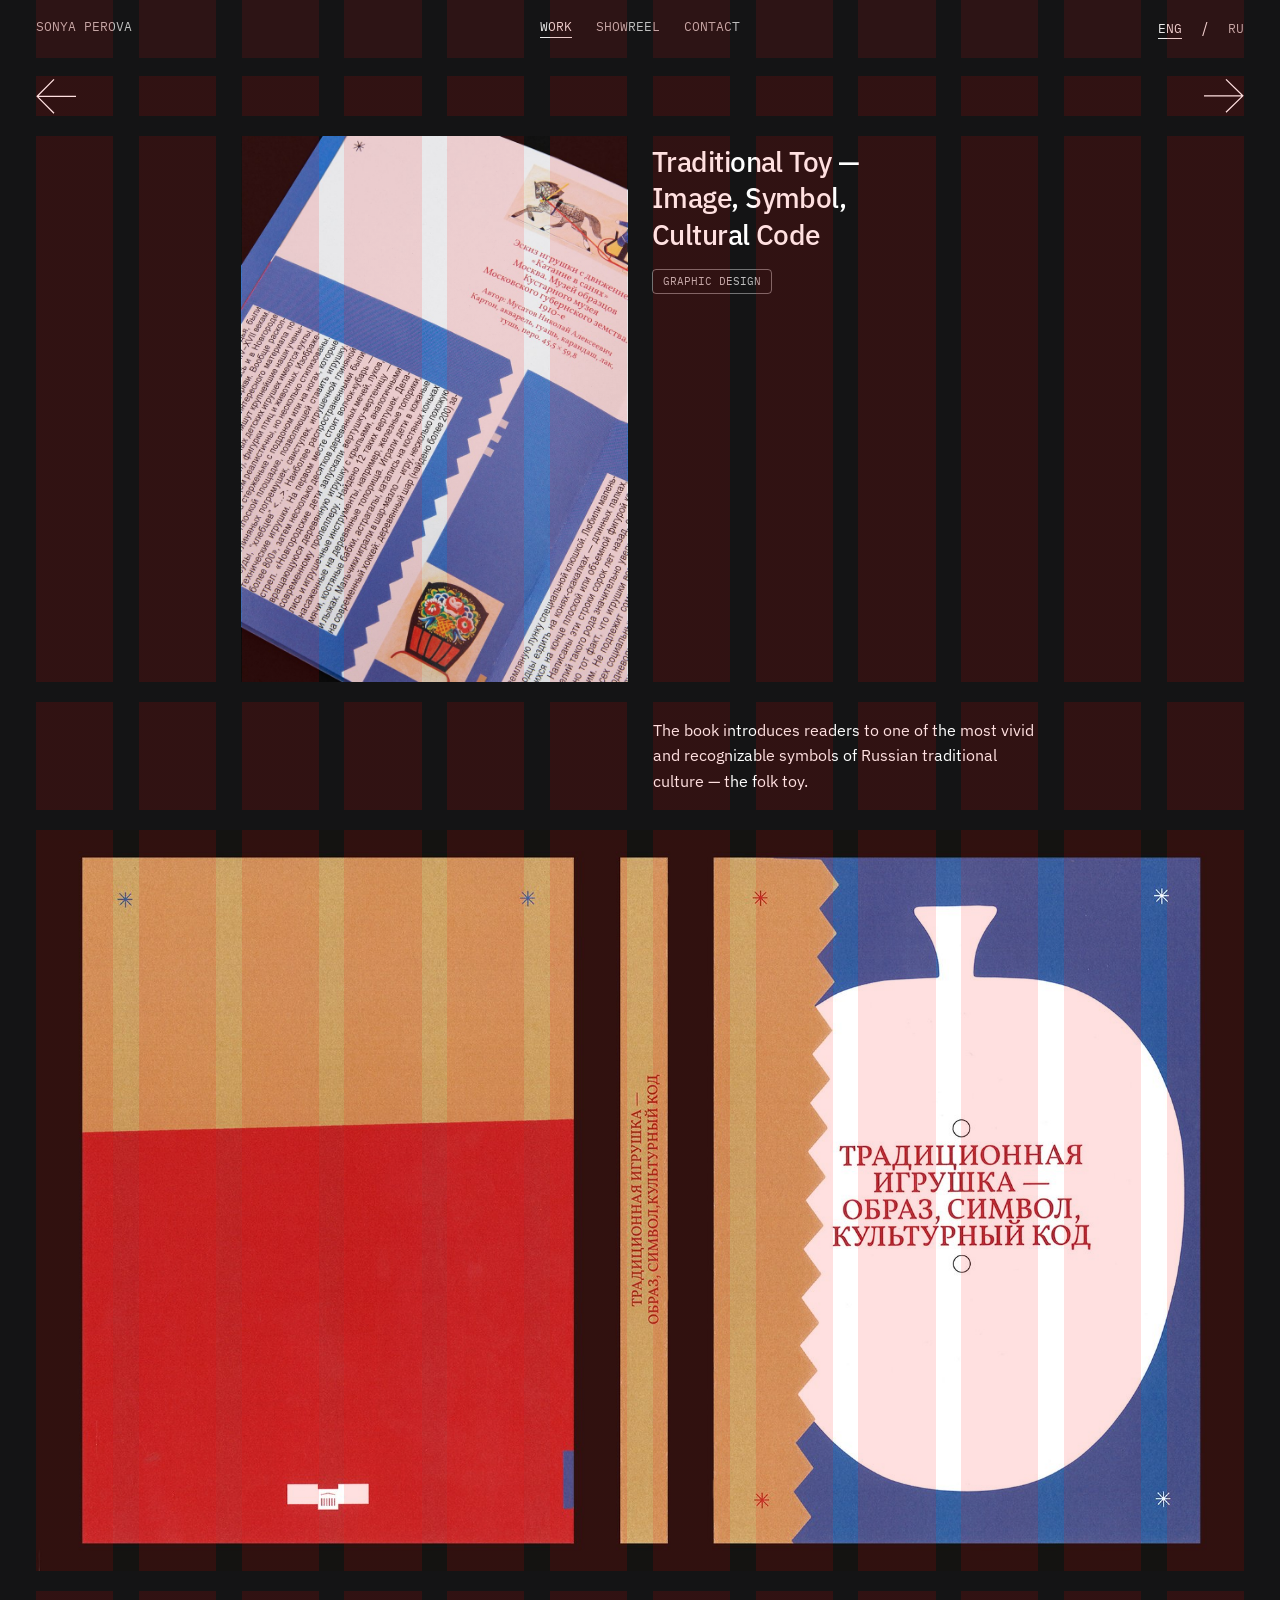
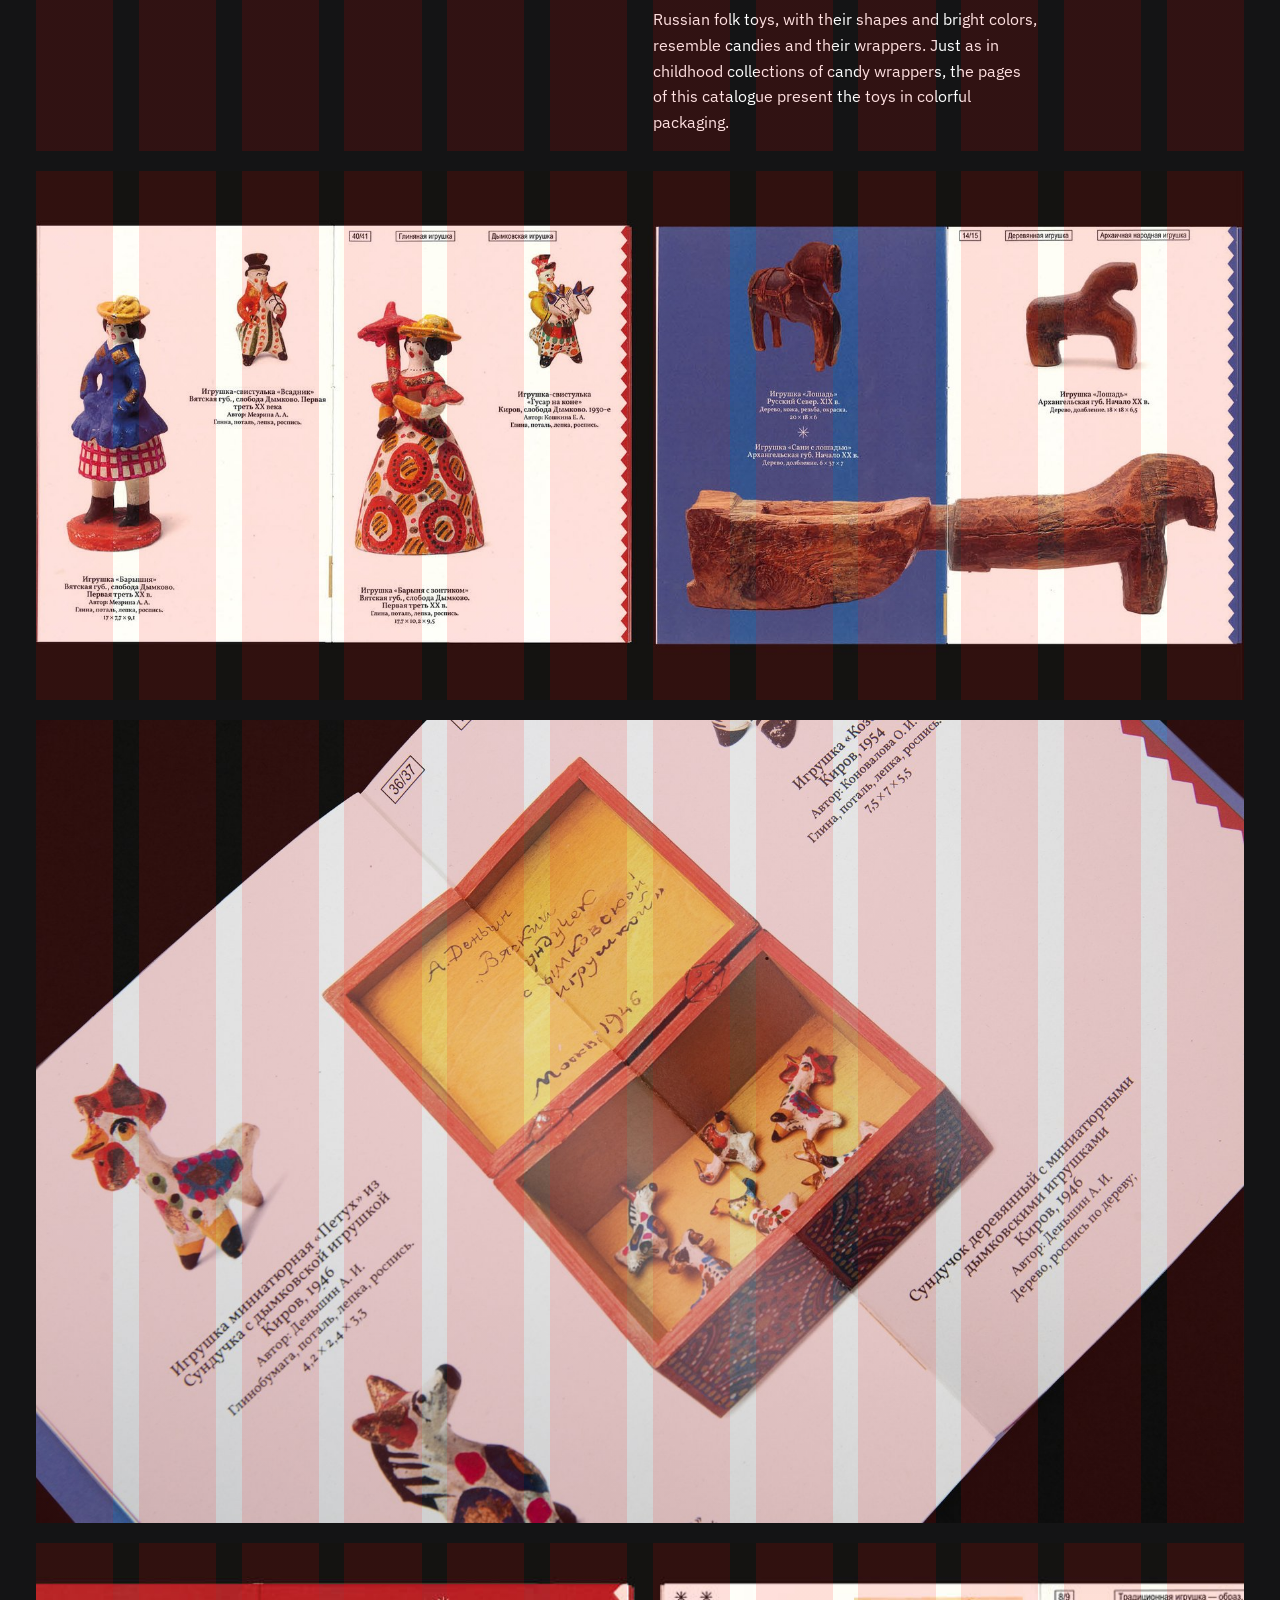
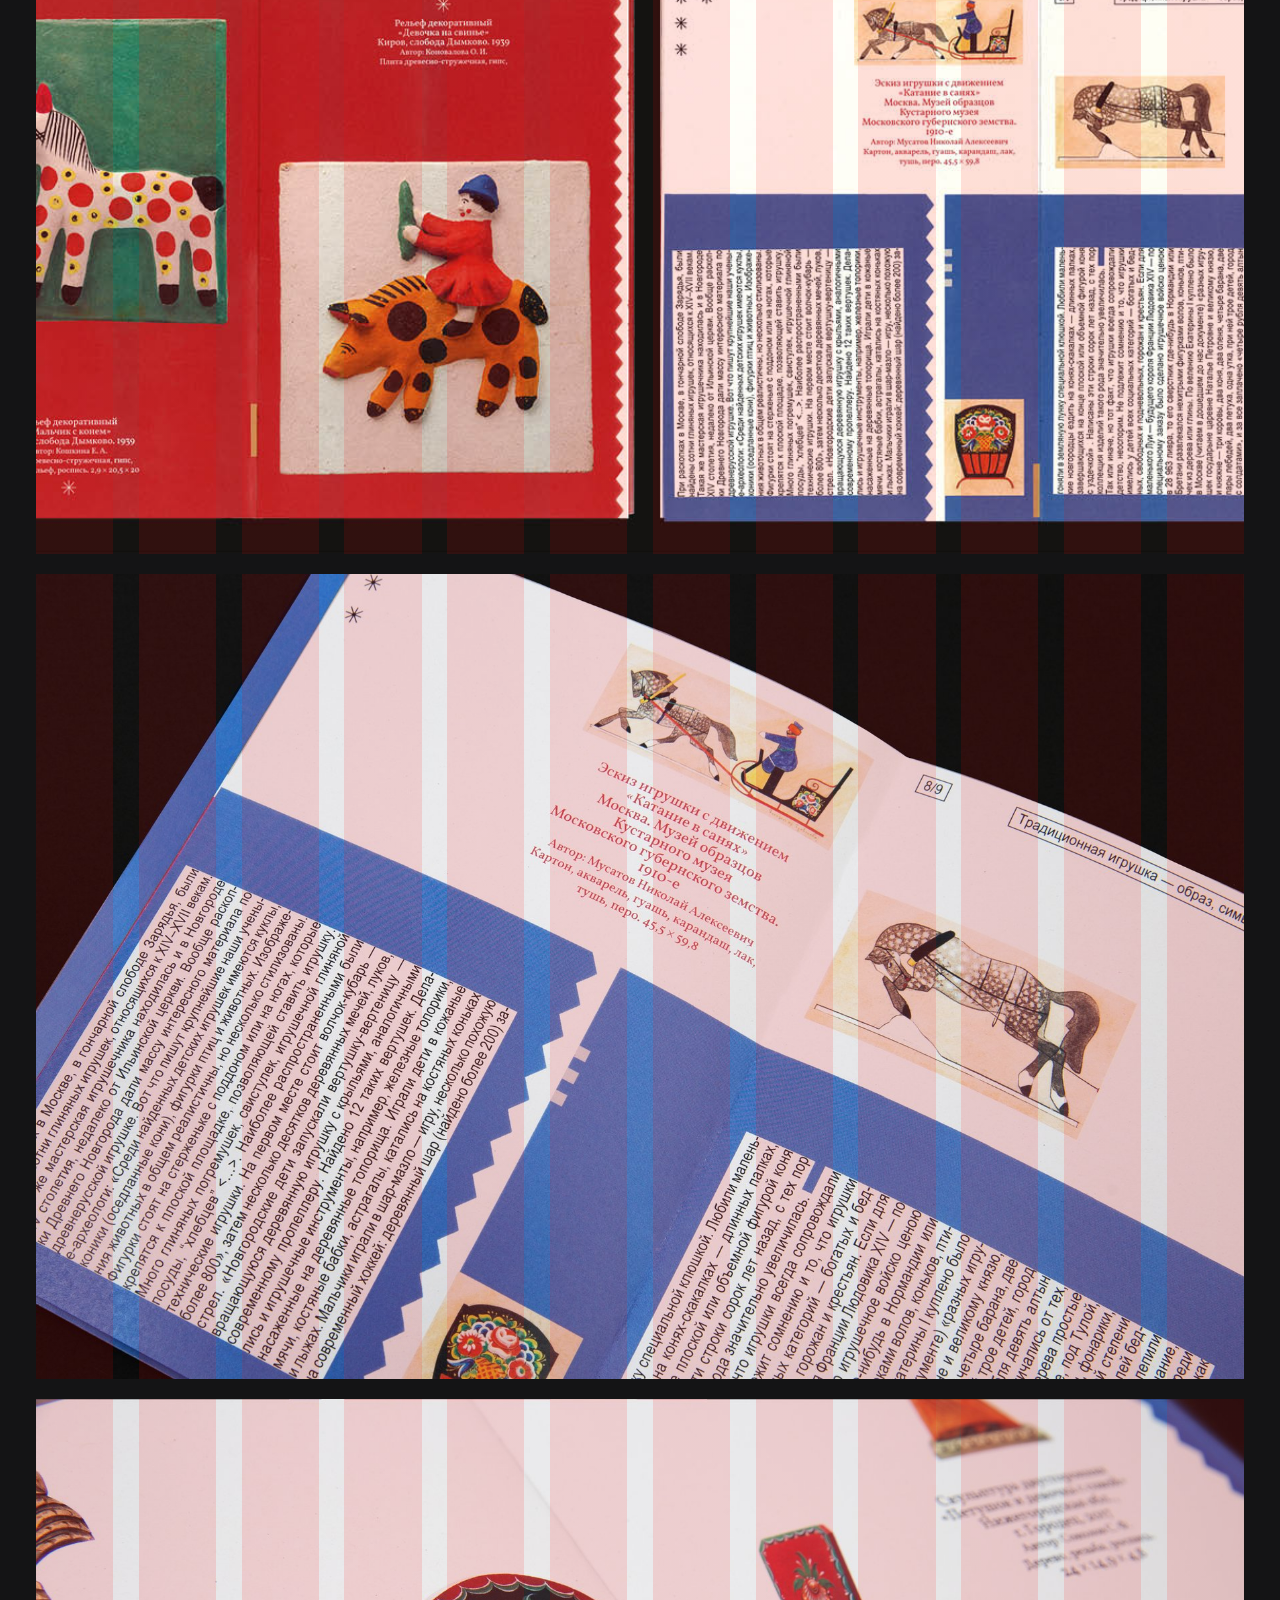
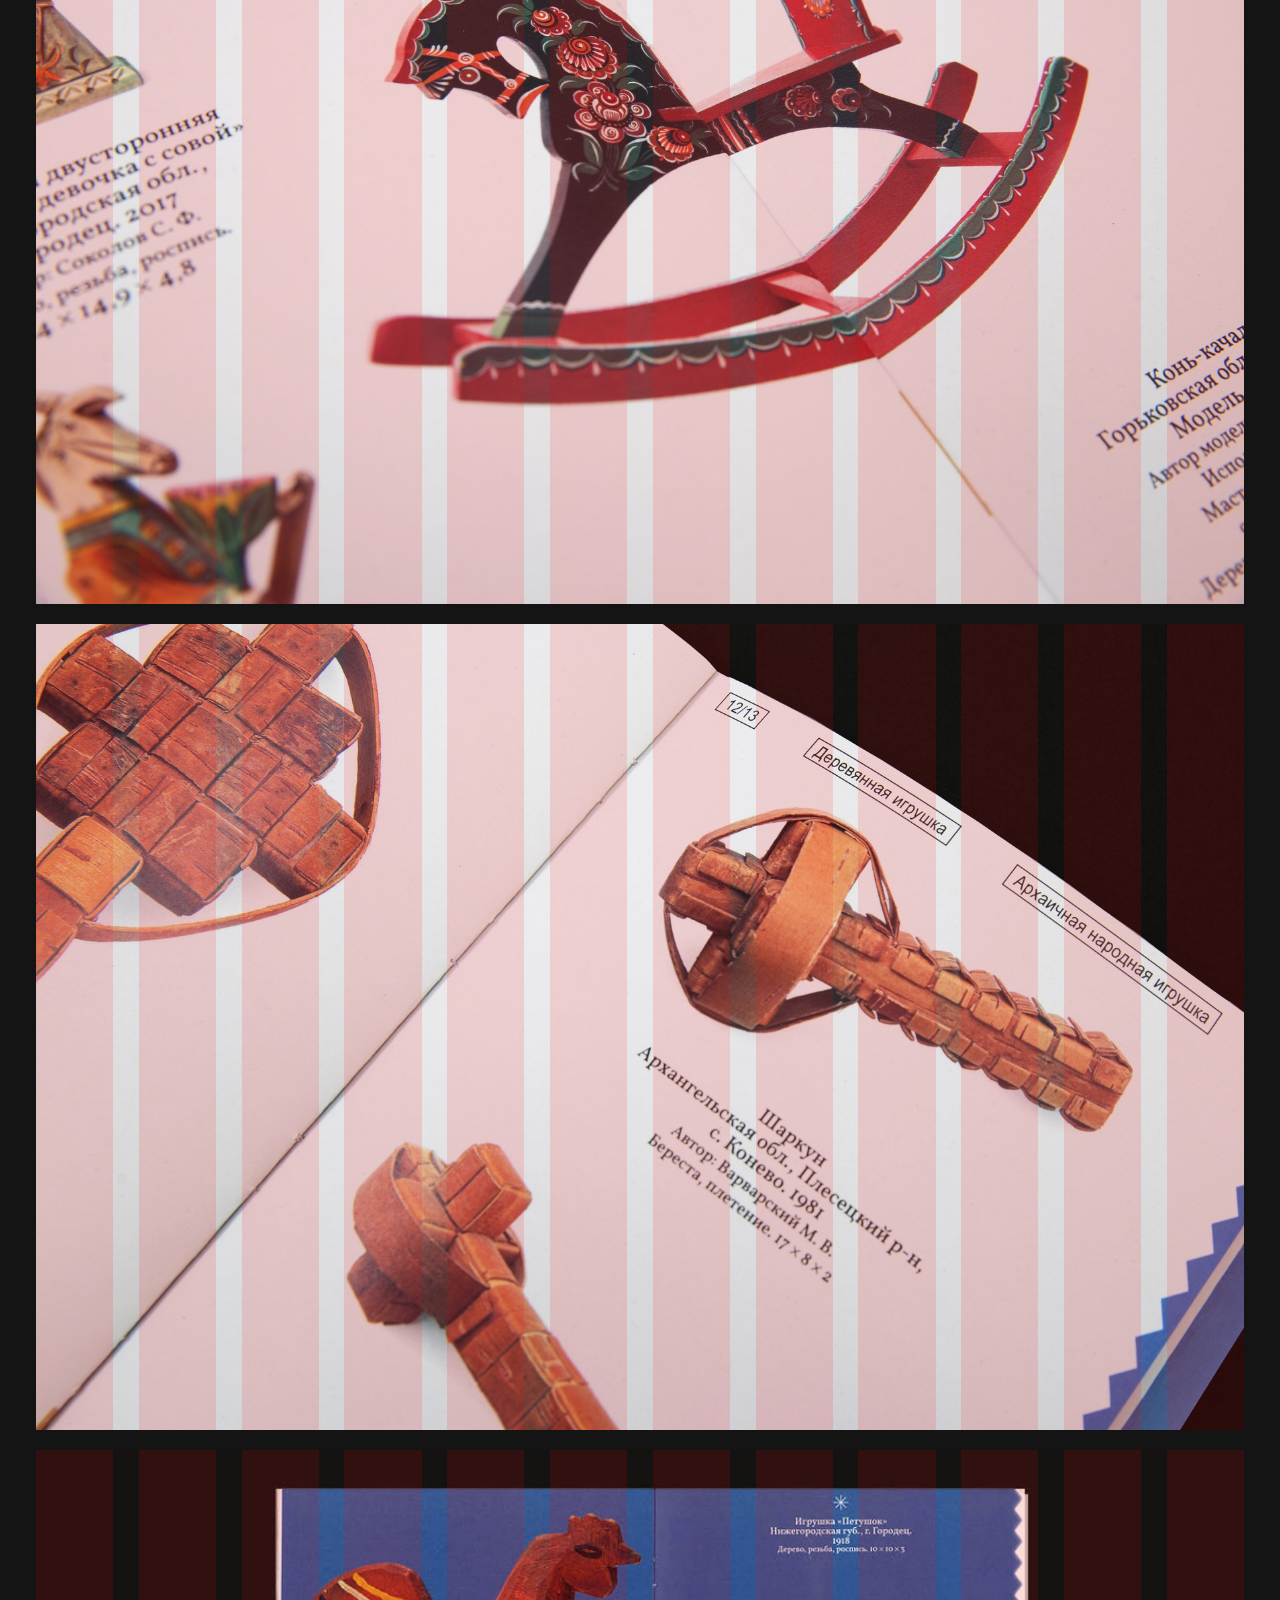
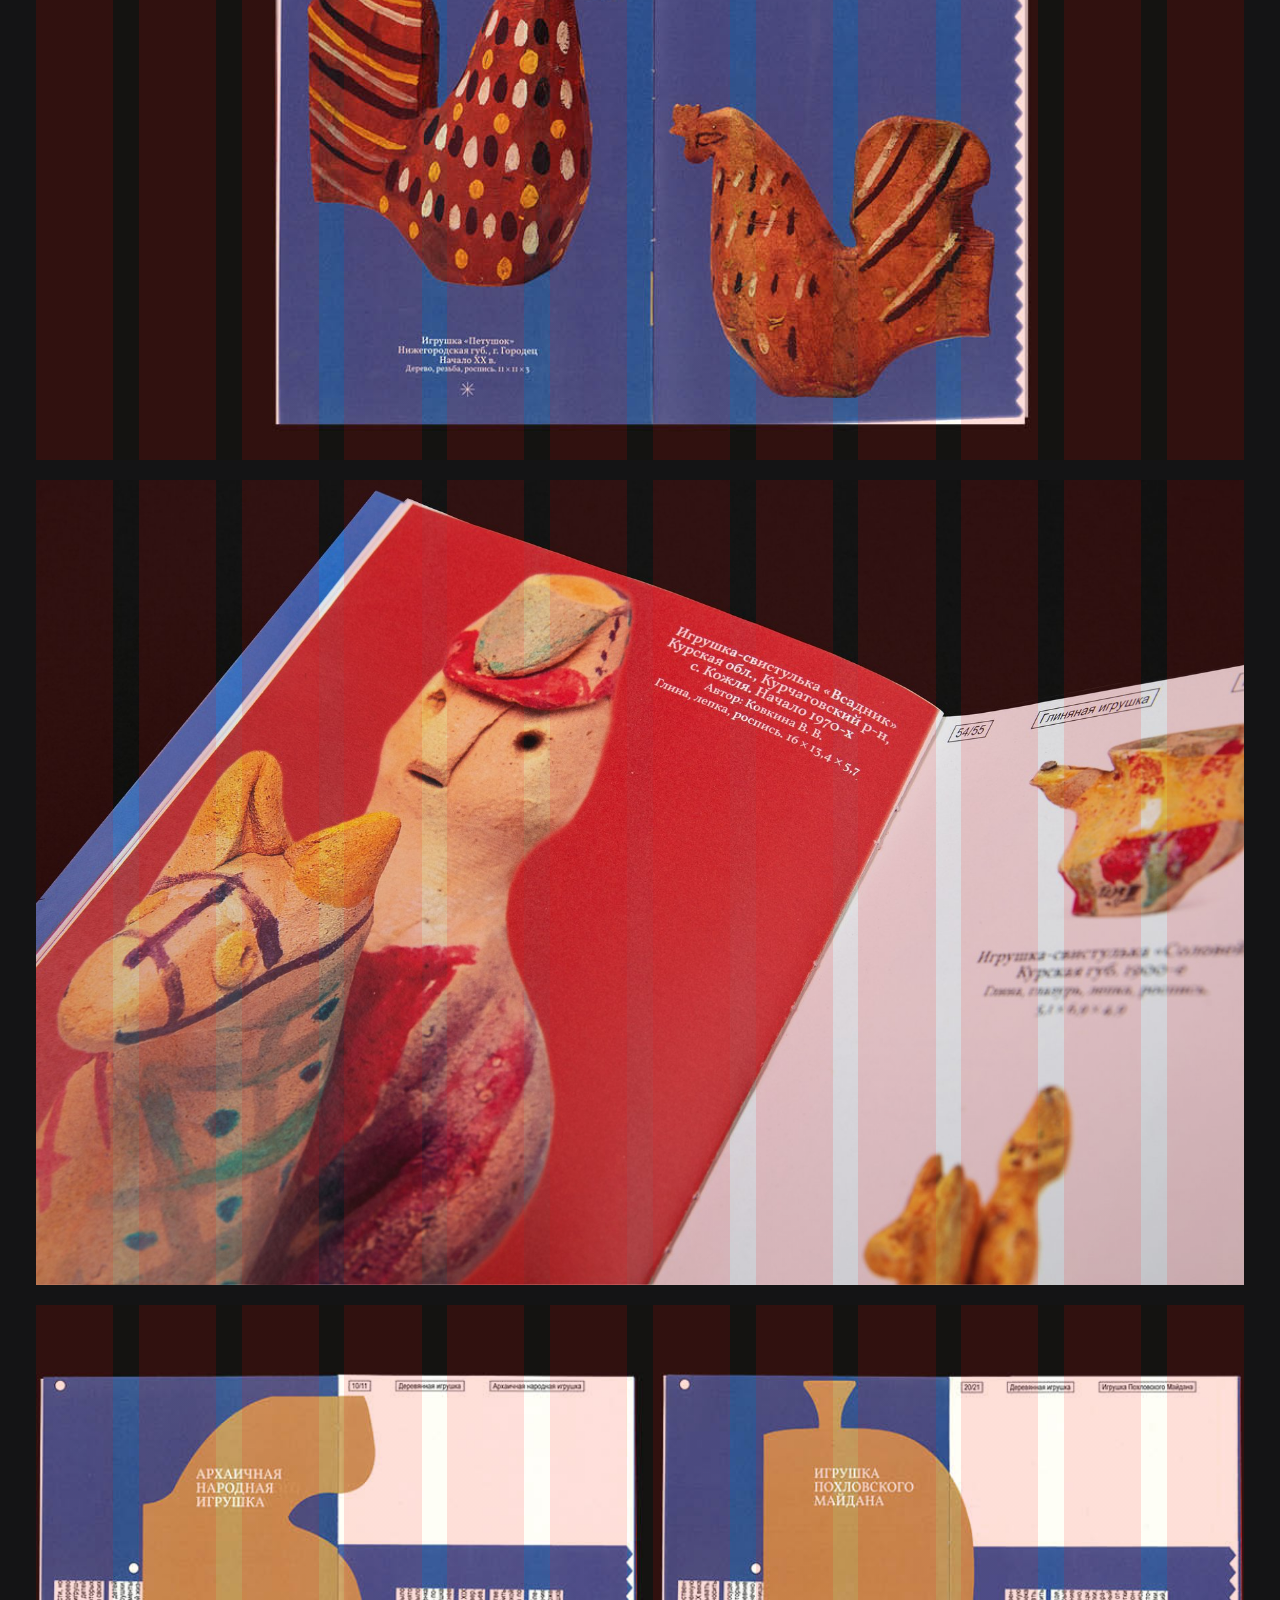
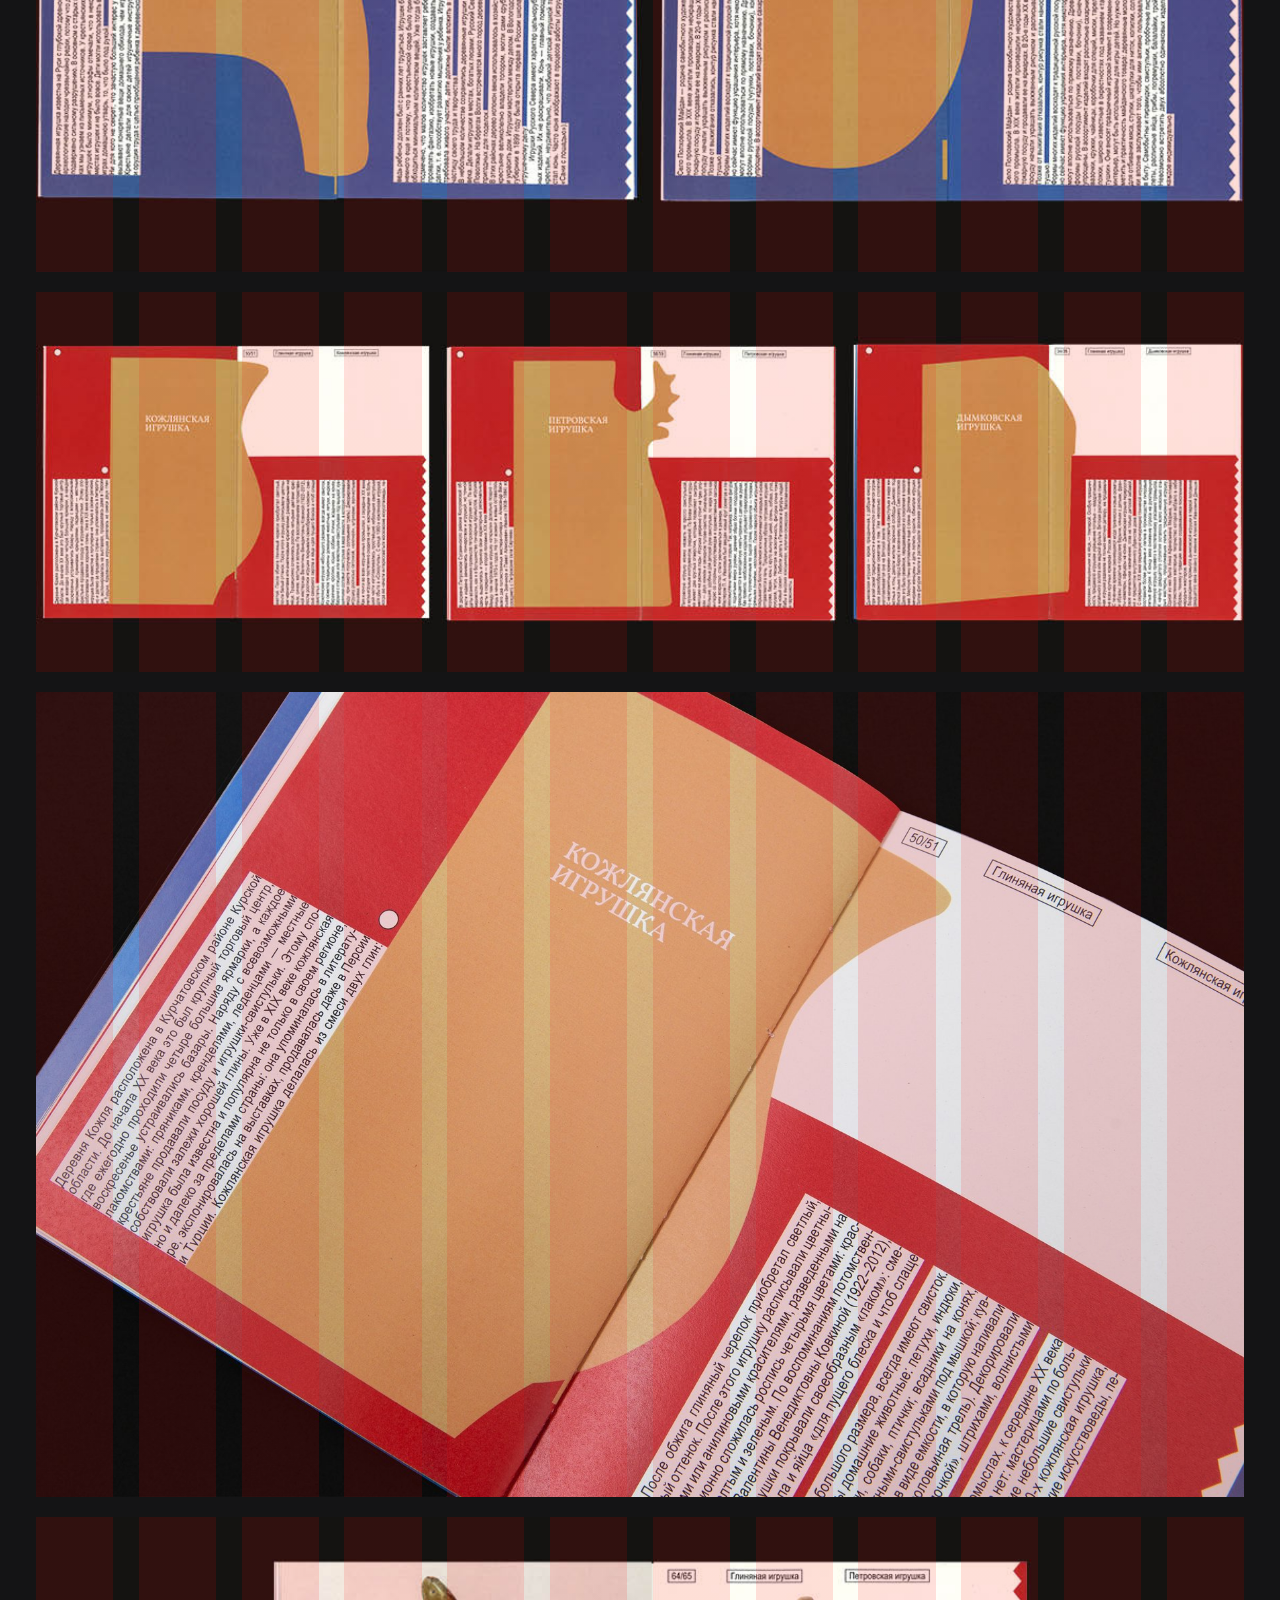
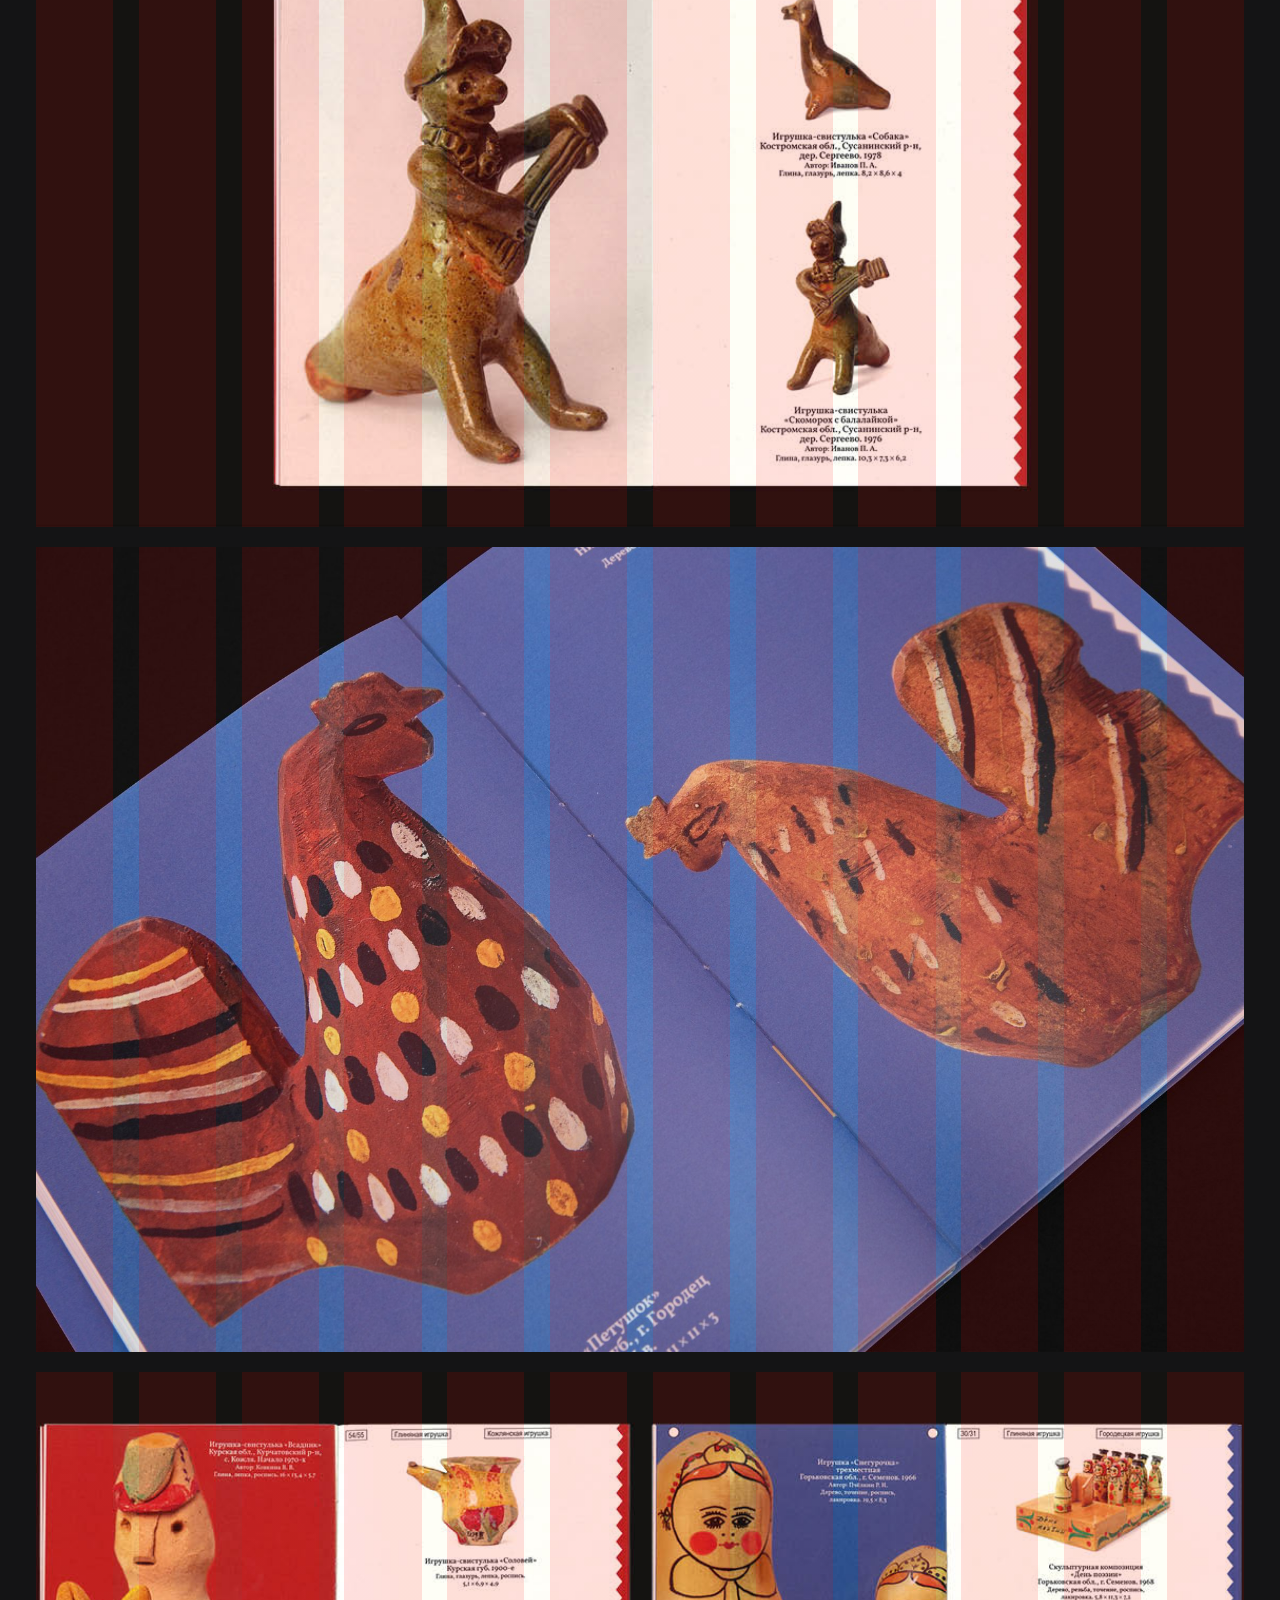
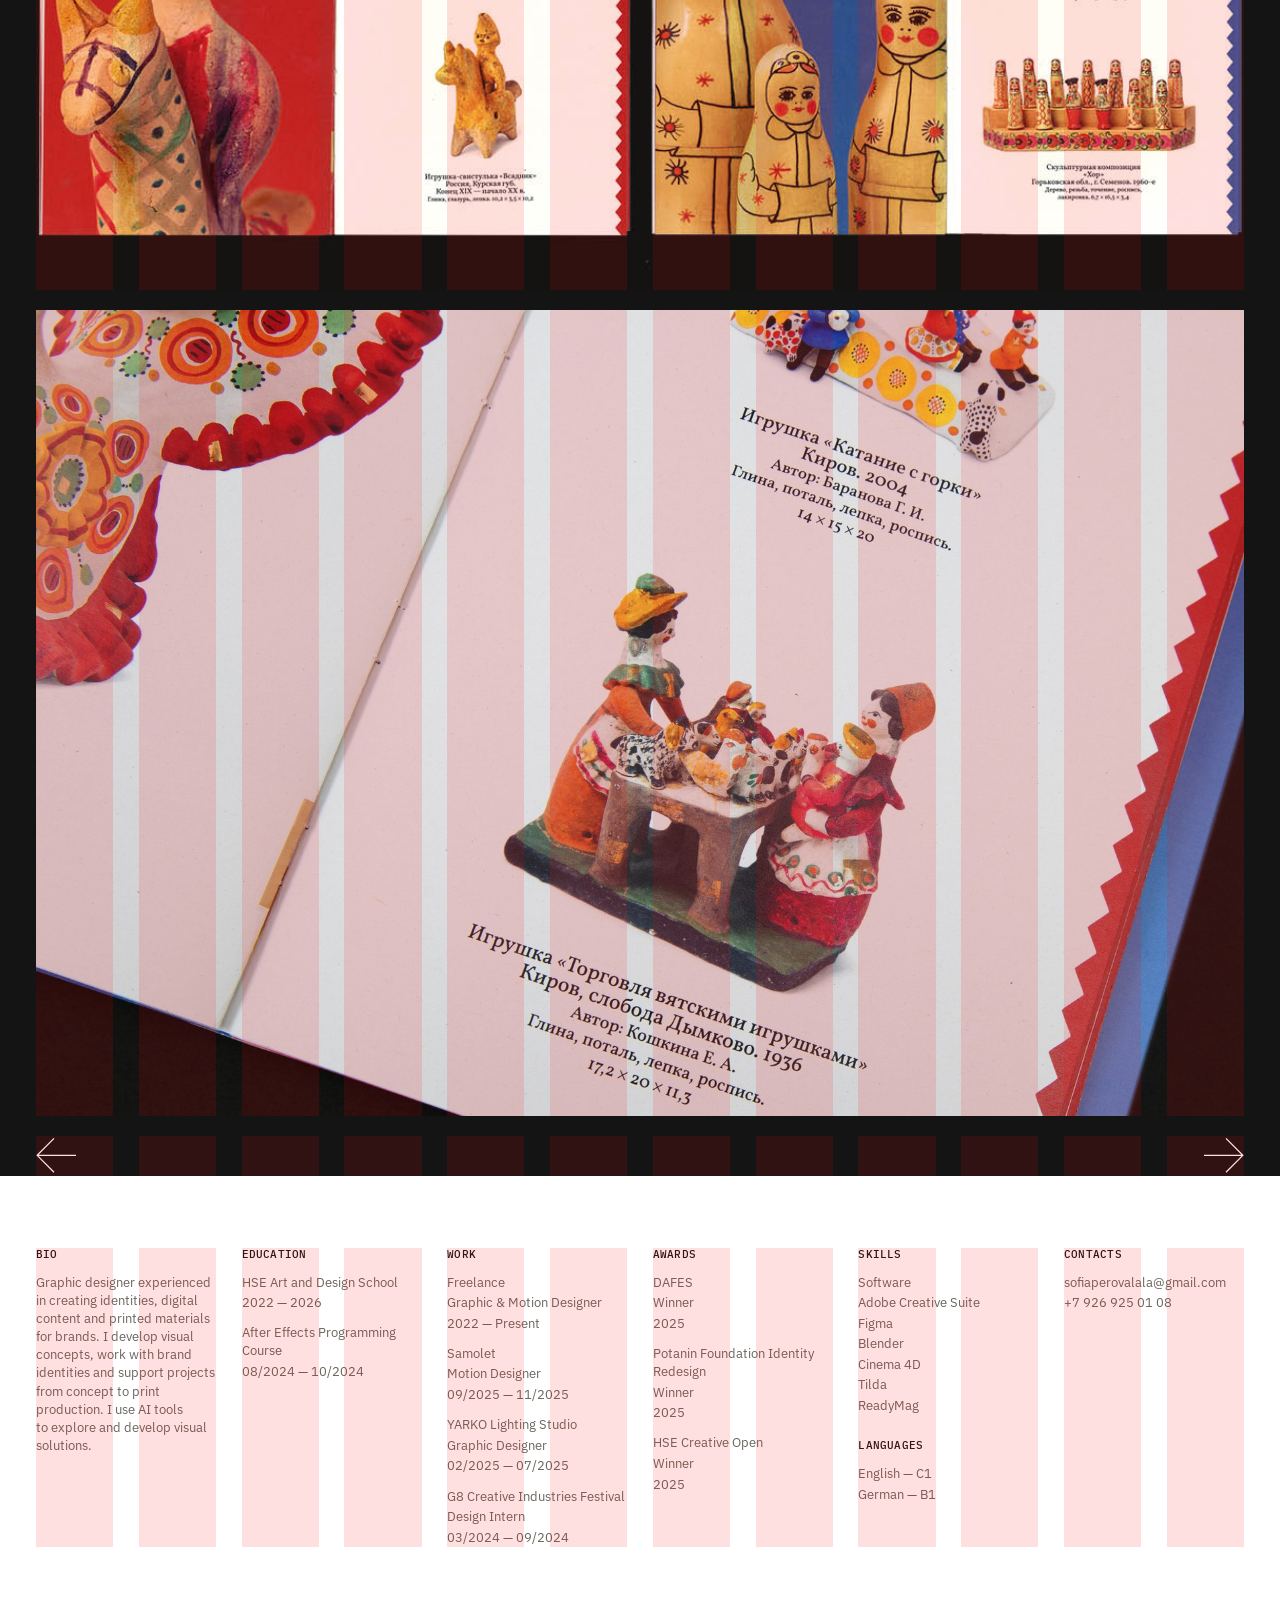
<file: project-tradition.html>
<!DOCTYPE html>
<html lang="en">
<head>
    <meta charset="UTF-8">
    <meta name="viewport" content="width=device-width, initial-scale=1.0">

    <title>Traditional Toy — case study</title>
    <link rel="icon" type="image/png" href="images/favicon.svg">

    <meta
        name="description"
        content="What is Non-place according to Marc Augé — motion design project by Sonia Perova."
    />

    <link rel="preconnect" href="https://fonts.googleapis.com">
    <link rel="preconnect" href="https://fonts.gstatic.com" crossorigin>

    <link
        href="https://fonts.googleapis.com/css2?family=IBM+Plex+Mono:wght@400;500&family=IBM+Plex+Sans:wght@400;500;600;700&display=swap"
        rel="stylesheet"
    >

    <link rel="stylesheet" href="styles.css">

</head>

<body data-page="project" class="project-tradition">

  <header class="site-header">

        <!-- НИЖНИЙ СЛОЙ: SONYA + LANGUAGES -->
        <nav class="nav container" aria-label="Primary navigation">

          <a href="index.html"
            class="brand nav-item"
            data-i18n="brand">
            SONYA PEROVA
          </a>

          <!-- DESKTOP NAVIGATION -->
          <div class="nav-links">

            <a href="work.html"
              class="nav-item active"
              data-section="work"
              data-i18n="navWork">
              Work
            </a>

            <a href="showreel.html"
              class="nav-item"
              data-section="showreel"
              data-i18n="navShowreel">
              Showreel
            </a>

            <a href="contact.html"
              class="nav-item"
              data-section="contact"
              data-i18n="navContact">
              Contact
            </a>

          </div>

          <div class="lang-switcher" aria-label="Language switcher">

            <a href="#"
              class="nav-item lang-btn active"
              data-lang="eng"
              aria-current="true">
              ENG
            </a>

            <span class="lang-slash">/</span>

            <a href="#"
              class="nav-item lang-btn"
              data-lang="ru"
              aria-current="false">
              RU
            </a>

          </div>

              </nav>

        </header>


        <!-- ВЕРХНИЙ СЛОЙ: ТОЛЬКО BURGER / CROSS -->
        <div class="burger-layer container">

          <button
            class="menu-toggle"
            type="button"
            aria-label="Open menu"
            aria-expanded="false"
          >
            <span></span>
            <span></span>
          </button>

        </div>


        <!-- MOBILE MENU — NORMAL -->
        <!-- MOBILE MENU -->
    <div class="mobile-menu">

      <div class="mobile-menu-links">

          <a
            href="index.html"
            data-i18n="menuHome"
          >
            Home
          </a>

          <a
            href="work.html"
             class="active"
            data-i18n="navWork"
          >
            Work
          </a>

          <a
            href="showreel.html"
            data-i18n="navShowreel"
          >
            Showreel
          </a>

          <a
            href="contact.html"
            data-i18n="navContact"
          >
            Contact
          </a>

        </div>

      </div>


<main class="project-page">
  <div class="project-navigation container">

        <a href="#" class="project-arrow project-arrow-left">
            <picture>
                <source media="(max-width: 760px)" srcset="images/arrow3.svg">
                <img src="images/arrow.svg" alt="Previous project">
            </picture>
        </a>

        <a href="#" class="project-arrow project-arrow-right">
            <picture>
                <source media="(max-width: 760px)" srcset="images/arrow3.svg">
                <img src="images/arrow.svg" alt="Next project">
            </picture>
        </a>

    </div>

    <section class="project-hero container">

        <div class="project-cover">
            <img src="images/tradition1.jpg" alt="">
        </div>

        <div class="project-info">
            <h1 class="project-page-title" data-i18n="traditionTitle">
                What Is a “Non-place” According to Marc Augé?
            </h1>

            <div class="project-tags">
                <a
                    href="work.html?tag=Graphic design"
                    class="project-tag-link"
                    data-tag="Graphic design"
                    data-i18n="filterGraphic"
                >
                    Graphic Design
                </a>
            </div>

        </div>

        </section>
<section class="project-description-section container reveal">
    <div class="project-description-wrapper">
        <p class="body-text project-description" data-i18n="traditionIntro">
            Книга знакомит читателей с одним из самых ярких и узнаваемых брендов русской традиционной культуры — народной игрушкой
        </p>
    </div>
</section>

<div class="container">
    <div class="project-full-image reveal">
         <img src="images/tradition2.jpg" alt="">
    </div>
</div>

<section class="project-description-section container reveal">
    <div class="project-description-wrapper">
        <p class="body-text project-description" data-i18n="traditionVisual">
            Русские народные игрушки своей формой
и яркими цветами напоминают конфеты
и фантики от них. Так же как в детских альбомах с фантиками, на страницах этого каталога представлены игрушки в цветастой обертке
        </p>
    </div>
</section>

<div class="container">
    <div class="project-full-image reveal">
         <img src="images/tradition3.jpg" alt="">
    </div>
</div>

<div class="container">
    <div class="project-full-image reveal">
         <img src="images/tradition4.jpg" alt="">
    </div>
</div>

<div class="container">
    <div class="project-full-image reveal">
         <img src="images/tradition5.png" alt="">
    </div>
</div>

<div class="container">
    <div class="project-full-image reveal">
         <img src="images/tradition6.jpg" alt="">
    </div>
</div>

<div class="container">
    <div class="project-full-image reveal">
         <img src="images/igrushka1.jpg" alt="">
    </div>
</div>

<div class="container">
    <div class="project-full-image reveal">
         <img src="images/tradition7.jpg" alt="">
    </div>
</div>

<div class="container">
    <div class="project-full-image reveal">
         <img src="images/tradition8.jpg" alt="">
    </div>
</div>

<div class="container">
    <div class="project-full-image reveal">
         <img src="images/tradition9.jpg" alt="">
    </div>
</div>

<div class="container">
    <div class="project-full-image reveal">
         <img src="images/tradition10.png" alt="">
    </div>
</div>

<div class="container">
    <div class="project-full-image reveal">
         <img src="images/tradition11.jpg" alt="">
    </div>
</div>

<div class="container">
    <div class="project-full-image reveal">
         <img src="images/tradition12.jpg" alt="">
    </div>
</div>

<div class="container">
    <div class="project-full-image reveal">
         <img src="images/tradition13.png" alt="">
    </div>
</div>

<div class="container">
    <div class="project-full-image reveal">
         <img src="images/tradition14.jpg" alt="">
    </div>
</div>

<div class="container">
    <div class="project-full-image reveal">
         <img src="images/tradition15.jpg" alt="">
    </div>
</div>

<div class="container">
    <div class="project-full-image reveal">
         <img src="images/tradition16.jpg" alt="">
    </div>
</div>

        </section>

<div class="project-navigation container project-navigation-bottom">

        <a href="#" class="project-arrow project-arrow-left">
            <picture>
                <source media="(max-width: 760px)" srcset="images/arrow3.svg">
                <img src="images/arrow.svg" alt="Previous project">
            </picture>
        </a>

        <a href="#" class="project-arrow project-arrow-right">
            <picture>
                <source media="(max-width: 760px)" srcset="images/arrow3.svg">
                <img src="images/arrow.svg" alt="Next project">
            </picture>
        </a>

    </div> 

</main>
  
  <footer class="site-footer">
      <div class="container">
        <div class="grid footer-grid">
          <div class="footer-block footer-block--bio">
            <h3 data-i18n="footerBioTitle">Bio</h3>
            <div class="footer-entry">
              <p data-i18n="footerBio">
                Графический дизайнер с опытом создания айдентики, digital-контента и печатных материалов для брендов. Разрабатываю визуальные концепции, работаю с фирменными стилями и сопровождаю проекты от идеи до подготовки к печати. Использую AI-инструменты для поиска и развития визуальных решений.
              </p>
            </div>
          </div>
          <div class="footer-block">
            <h3 data-i18n="footerEducation">Education</h3>
            <div class="footer-entry">
               <p data-i18n="footerHSE">HSE Art and Design School</p>
              <p>2022 — 2026</p>
            </div>
            <div class="footer-entry">
              <p data-i18n="footerAECourse">After Effects Programming Course</p>
              <p>08/2024 — 10/2024</p>
            </div>
          </div>
          <div class="footer-block">
            <h3 data-i18n="footerWork">Work</h3>

            <div class="footer-entry">
              <p>Freelance</p>
              <p data-i18n="footerGraphicMotionDesigner">
                Graphic & Motion Designer
              </p>
              <p data-i18n="footerPresent">2022 — Present</p>
            </div>
            <div class="footer-entry">
              <p data-i18n="footerSamolet">Samolet</p>
              <p data-i18n="footerMotionDesigner">Motion Designer</p>
              <p>09/2025 — 11/2025</p>
            </div>
            <div class="footer-entry">
              <p>YARKO Lighting Studio</p>
              <p data-i18n="footerGraphicDesigner">Graphic Designer</p>
              <p>02/2025 — 07/2025</p>
            </div>
            <div class="footer-entry">
              <p data-i18n="footerG8">G8 Creative Industries Festival</p>
              <p data-i18n="footerDesignIntern">Design Intern</p>
              <p>03/2024 — 09/2024</p>
            </div>
          </div>
          <div class="footer-block">
            <h3 data-i18n="footerAwards">Awards</h3>

            <div class="footer-entry">
              <p>DAFES</p>
              <p data-i18n="footerWinner">Winner</p>
              <p>2025</p>
            </div>

            <div class="footer-entry">
              <p data-i18n="footerPotaninAward">
                Potanin Foundation Identity Redesign
              </p>
              <p data-i18n="footerWinner">Winner</p>
              <p>2025</p>
            </div>

            <div class="footer-entry">
              <p>HSE Creative Open</p>
              <p data-i18n="footerWinner">Winner</p>
              <p>2025</p>
            </div>
          </div>
          <div class="footer-block">
            <h3 data-i18n="footerSkills">Skills</h3>

            <div class="footer-entry">
                <p data-i18n="footerSoftware">Software</p>
                <p>Adobe Creative Suite</p>
                <p>Figma</p>
                <p>Blender</p>
                <p>Cinema 4D</p>
                <p>Tilda</p>
                <p>ReadyMag</p>
            </div>

            <h3 class="footer-subheading" data-i18n="footerLanguages">
                Languages
            </h3>

            <div class="footer-entry">
                <p data-i18n="footerEnglish">English — C1</p>
                <p data-i18n="footerGerman">German — B1</p>
            </div>
        </div>

        <div class="footer-block">
            <h3 data-i18n="footerContacts">Contacts</h3>
            <div class="footer-entry">
              <a href="mailto:sofiaperovalala@gmail.com">
                sofiaperovalala@gmail.com
              </a>
              <a href="tel:+79269250108">
                +7 926 925 01 08
              </a>
            </div>
          </div>
        </div>
      </div>
    </footer>

      </div>

    <script src="script.js"></script>
  </body>
</html>
</file>
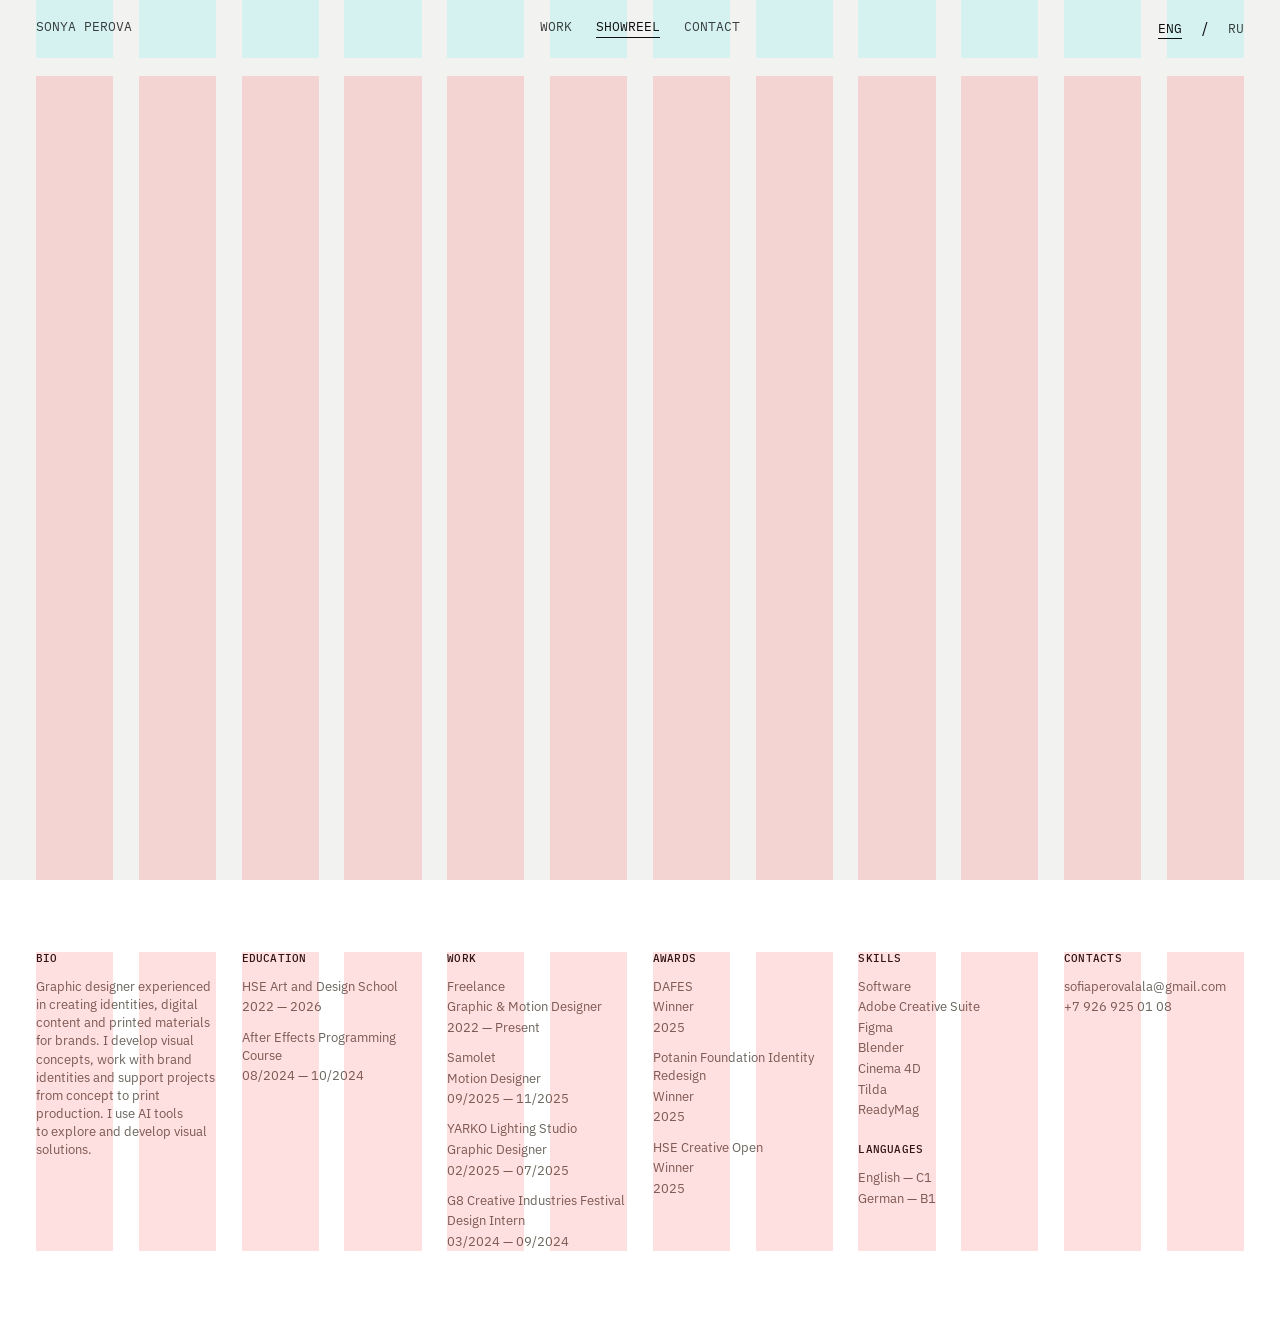
<file: showreel.html>
<!DOCTYPE html>
<html lang="en">
  <head>
    <meta charset="UTF-8" />
    <meta name="viewport" content="width=device-width, initial-scale=1.0" />
    <title>Showreel</title>
    <link rel="icon" type="image/png" href="images/favicon.svg">
    <meta
      name="description"
      content="Minimalist editorial portfolio website for Соня Перова."
    />
    <link rel="preconnect" href="https://fonts.googleapis.com" />
    <link rel="preconnect" href="https://fonts.gstatic.com" crossorigin />
    <link
      href="https://fonts.googleapis.com/css2?family=IBM+Plex+Mono:wght@400;500&display=swap"
      rel="stylesheet"
    />
    <link
      href="https://fonts.googleapis.com/css2?family=IBM+Plex+Mono:wght@400;500&family=IBM+Plex+Sans:wght@400;500;600&display=swap"
      rel="stylesheet"
    />
    <link rel="stylesheet" href="styles.css" />
  </head>
  <body data-lang="eng" data-page="showreel">
    <header class="site-header">

        <!-- НИЖНИЙ СЛОЙ: SONYA + LANGUAGES -->
        <nav class="nav container" aria-label="Primary navigation">

          <a href="index.html"
            class="brand nav-item"
            data-i18n="brand">
            SONYA PEROVA
          </a>

          <!-- DESKTOP NAVIGATION -->
          <div class="nav-links">

            <a href="work.html"
              class="nav-item"
              data-section="work"
              data-i18n="navWork">
              Work
            </a>

            <a href="showreel.html"
              class="nav-item active"
              data-section="showreel"
              data-i18n="navShowreel">
              Showreel
            </a>

            <a href="contact.html"
              class="nav-item"
              data-section="contact"
              data-i18n="navContact">
              Contact
            </a>

          </div>

          <div class="lang-switcher" aria-label="Language switcher">

            <a href="#"
              class="nav-item lang-btn active"
              data-lang="eng"
              aria-current="true">
              ENG
            </a>

            <span class="lang-slash">/</span>

            <a href="#"
              class="nav-item lang-btn"
              data-lang="ru"
              aria-current="false">
              RU
            </a>

          </div>

              </nav>

        </header>


        <!-- ВЕРХНИЙ СЛОЙ: ТОЛЬКО BURGER / CROSS -->
        <div class="burger-layer container">

          <button
            class="menu-toggle"
            type="button"
            aria-label="Open menu"
            aria-expanded="false"
          >
            <span></span>
            <span></span>
          </button>

        </div>


        <!-- MOBILE MENU — NORMAL -->
        <!-- MOBILE MENU -->
  <div class="mobile-menu">

    <div class="mobile-menu-links">

        <a
          href="index.html"
          data-i18n="menuHome"
        >
          Home
        </a>

        <a
          href="work.html"
          data-i18n="navWork"
        >
          Work
        </a>

        <a
          href="showreel.html"
          class="active"
          data-i18n="navShowreel"
        >
          Showreel
        </a>

        <a
          href="contact.html"
          data-i18n="navContact"
        >
          Contact
        </a>

      </div>

    </div>


    <main class="page-content">
      <section class="container showreel-section">
        <div class="showreel-wrapper">
          <div class="vimeo-wrapper">
            <iframe
              src="https://player.vimeo.com/video/1205571943?badge=0&autopause=0&player_id=0&app_id=58479"
              frameborder="0"
              allow="autoplay; fullscreen; picture-in-picture; clipboard-write; encrypted-media; web-share"
              referrerpolicy="strict-origin-when-cross-origin"
              style="position:absolute;top:0;left:0;width:100%;height:100%;"
              title="Showreel 2026"
            ></iframe>
          </div>
          <script src="https://player.vimeo.com/api/player.js"></script>
        </div>
      </section>
</main>

    <footer class="site-footer">
      <div class="container">
        <div class="grid footer-grid">
          <div class="footer-block footer-block--bio">
            <h3 data-i18n="footerBioTitle">Bio</h3>
            <div class="footer-entry">
              <p data-i18n="footerBio">
                Графический дизайнер с опытом создания айдентики, digital-контента и печатных материалов для брендов. Разрабатываю визуальные концепции, работаю с фирменными стилями и сопровождаю проекты от идеи до подготовки к печати. Использую AI-инструменты для поиска и развития визуальных решений.
              </p>
            </div>
          </div>
          <div class="footer-block">
            <h3 data-i18n="footerEducation">Education</h3>
            <div class="footer-entry">
               <p data-i18n="footerHSE">HSE Art and Design School</p>
              <p>2022 — 2026</p>
            </div>
            <div class="footer-entry">
              <p data-i18n="footerAECourse">After Effects Programming Course</p>
              <p>08/2024 — 10/2024</p>
            </div>
          </div>
          <div class="footer-block">
            <h3 data-i18n="footerWork">Work</h3>

            <div class="footer-entry">
              <p>Freelance</p>
              <p data-i18n="footerGraphicMotionDesigner">
                Graphic & Motion Designer
              </p>
              <p data-i18n="footerPresent">2022 — Present</p>
            </div>
            <div class="footer-entry">
              <p data-i18n="footerSamolet">Samolet</p>
              <p data-i18n="footerMotionDesigner">Motion Designer</p>
              <p>09/2025 — 11/2025</p>
            </div>
            <div class="footer-entry">
              <p>YARKO Lighting Studio</p>
              <p data-i18n="footerGraphicDesigner">Graphic Designer</p>
              <p>02/2025 — 07/2025</p>
            </div>
            <div class="footer-entry">
              <p data-i18n="footerG8">G8 Creative Industries Festival</p>
              <p data-i18n="footerDesignIntern">Design Intern</p>
              <p>03/2024 — 09/2024</p>
            </div>
          </div>
          <div class="footer-block">
            <h3 data-i18n="footerAwards">Awards</h3>

            <div class="footer-entry">
              <p>DAFES</p>
              <p data-i18n="footerWinner">Winner</p>
              <p>2025</p>
            </div>

            <div class="footer-entry">
              <p data-i18n="footerPotaninAward">
                Potanin Foundation Identity Redesign
              </p>
              <p data-i18n="footerWinner">Winner</p>
              <p>2025</p>
            </div>

            <div class="footer-entry">
              <p>HSE Creative Open</p>
              <p data-i18n="footerWinner">Winner</p>
              <p>2025</p>
            </div>
          </div>
          <div class="footer-block">
            <h3 data-i18n="footerSkills">Skills</h3>

            <div class="footer-entry">
                <p data-i18n="footerSoftware">Software</p>
                <p>Adobe Creative Suite</p>
                <p>Figma</p>
                <p>Blender</p>
                <p>Cinema 4D</p>
                <p>Tilda</p>
                <p>ReadyMag</p>
            </div>

            <h3 class="footer-subheading" data-i18n="footerLanguages">
                Languages
            </h3>

            <div class="footer-entry">
                <p data-i18n="footerEnglish">English — C1</p>
                <p data-i18n="footerGerman">German — B1</p>
            </div>
        </div>

        <div class="footer-block">
            <h3 data-i18n="footerContacts">Contacts</h3>
            <div class="footer-entry">
              <a href="mailto:sofiaperovalala@gmail.com">
                sofiaperovalala@gmail.com
              </a>
              <a href="tel:+79269250108">
                +7 926 925 01 08
              </a>
            </div>
          </div>
        </div>
      </div>
    </footer>

      </div>

    <script src="script.js"></script>
  </body>
</html>
</file>
<file: styles.css>
:root {
      --font-ui: "IBM Plex Sans", sans-serif;
      --font-mono: "IBM Plex Mono", monospace;

      --bg: #f2f2f0;
      --surface: #fcfaf7;
      --text: #171717;
      --muted: #6b655e;
      --accent: #2f5d4b;
      --border: rgba(23, 23, 23, 0.12);

      /* layout */
      --page-width: 1440px;
      --page-margin: 2.25rem;
      --grid-columns: 12;
      --grid-gap: 1.6rem;
      --project-spacing: 20px;
      --home-block-spacing: 80px;
      --home-caption-spacing: 8px;
      --header-height: 56px;
      --showreel-height-offset: -20px;

      /* typography */
      --text-xs: 11px;
      --text-sm: 13px;
      --text-md: 16px;
      --text-lg: 19px;
      --text-xl: 23px;
      --text-2xl: 28px;
      --text-3xl: 33px;
      --text-4xl: 40px;

      --leading-tight: 1.08;
      --leading-heading: 1.4;
      --leading-ui: 1.25;
      --leading-body: 1.45;

    }

    * {
      box-sizing: border-box;
    }

    html {
      scroll-behavior: smooth;
      background: #f2f2f0;
      overscroll-behavior-y: none;
    }

    body {
      margin: 0;
      font-family: var(--font-ui);
      color: var(--text);
      line-height: 1.6;

      background: transparent;
    }

    .page-wrapper {
      min-height: 100vh;

      display: flex;
      flex-direction: column;

      background: #f2f2f0;
    }

    img {
      max-width: 100%;
      display: block;
    }

    .container {
        position: relative;

        width: min(
            var(--page-width),
            calc(100% - var(--page-margin) * 2)
        );

        margin-inline: auto;
    }

    .container::before {
        content: "";
        position: absolute;
        inset: 0;
        pointer-events: none;
        z-index: 2;

        background-image:
            repeating-linear-gradient(
                to right,
                rgba(255,0,0,.12) 0,
                rgba(255,0,0,.12)
                calc((100% - (11 * var(--grid-gap))) / 12),
                transparent
                calc((100% - (11 * var(--grid-gap))) / 12),
                transparent
                calc(
                    ((100% - (11 * var(--grid-gap))) / 12)
                    + var(--grid-gap)
                )
            );
    }

    .grid {
      display: grid;

      grid-template-columns:
        repeat(var(--grid-columns), minmax(0, 1fr));

      column-gap: var(--grid-gap);
    }

    .site-header {
        position: fixed;
        top: 0;
        left: 0;
        right: 0;
        z-index: 1003;

        mix-blend-mode: difference;
        isolation: isolate;
    }

    .site-header::before {
        display: none;
    }

    .nav {
      display: grid;
      grid-template-columns: 1fr auto 1fr;
      align-items: center;
      padding: 1rem 0;
      min-height: 3.5rem;
    }


  .lang-switcher {
    display: flex;
    justify-self: end;
    align-items: center;
    gap: 1.25rem;
    margin-right: 0;
    white-space: nowrap;
  }

    .brand,
    .nav-item,
    .site-footer a,
    .lang-btn {
      text-decoration: none;
      color: #9F9F9F;
    }

    .brand {
      position: relative;
      display: inline-block;
      padding-bottom: 0.2rem;
      font-family: var(--font-mono);
      font-size: var(--text-sm);
      font-weight: 400;
      text-transform: uppercase;
      letter-spacing: normal;
      line-height: var(--leading-ui);
      justify-self: start;
      margin-left: 0;
    }

    .brand.nav-item:hover,
    body[data-page="home"] .brand.nav-item {
      opacity: 1;
    }

    .nav-links {
      display: flex;
      justify-self: center;
      gap: 1.5rem;
      white-space: nowrap;
    }

    .nav-item {
      position: relative;
      padding-bottom: 0.2rem;
      font-family: var(--font-mono);
      font-size: var(--text-sm);
      font-weight: 400;
      text-transform: uppercase;
      letter-spacing: normal;
      line-height: var(--leading-ui);
      color: #ffffff;
      opacity: 0.8;
      transition: opacity 180ms ease;
    }

    .nav-item:hover,
    .nav-item.active:not(.lang-btn) {
      opacity: 1;
    }

    @keyframes navUnderlineIn {
      from {
        transform: scaleX(0);
      }
      to {
        transform: scaleX(1);
      }
    }


    .nav-item::after,
    .lang-btn::after,
    .brand::after {
      content: "";
      position: absolute;
      left: 0;
      bottom: 0.05rem;
      width: 100%;
      height: 1px;
      background: currentColor;

      transform: scaleX(0);
      transform-origin: left center;
    }

    .nav-item.animate:not(.lang-btn)::after,
    .brand.animate::after,
    .lang-btn.animate::after {
        animation: navUnderlineIn 220ms ease forwards;
    }

    .nav-item.active:not(.lang-btn)::after,
    .brand.active::after,
    .lang-btn.lang-active::after {
        transform: scaleX(1);
    }

    .work-filter-section {
        margin-top: calc(
            var(--header-height)
            + var(--project-spacing)
        );
    }

    .work-grid-section {
        margin-top: var(--project-spacing);
    }

    .work-filter-wrapper {
        display: flex;
        justify-content: center;
        align-items: center;

        min-height: auto;
    }

    .work-filter {
        display: flex;
        align-items: center;
        justify-content: center;
        gap: 12px;
    }


    .work-filter-item {
        padding: 6px 11px;
        border-radius: 4px;

        font-family: var(--font-mono);
        font-size: var(--text-xs);
        font-weight: 400;
        line-height: var(--leading-ui);
        text-transform: uppercase;
        text-decoration: none;

        background: transparent;
        border: 1px solid rgba(23, 23, 23, 0.18);
        color: #6B655E;

        transition:
            border-color 160ms ease,
            color 160ms ease;
    }

    .work-filter-item:hover {
        border-color: rgba(23, 23, 23, 0.45);
        color: #171717;
    }
    .work-filter-item.active {
        background: transparent;
        border-color: #171717;
        color: #171717;
    }

    /* DESKTOP — larger work filters */

      .work-filter-item {
          padding: 8px 14px;
          font-size: 13px;
          line-height: 1;
          border-radius: 7px;
      }

    @media (min-width: 761px) {
      .lang-slash {
        color: #ffffff;
      }
    }

    .lang-btn {
      background: transparent;
      padding: 0.2rem 0;
      cursor: pointer;
      font-family: var(--font-mono);
      font-size: var(--text-sm);
      font-weight: 400;
      text-transform: uppercase;
      letter-spacing: normal;
      line-height: var(--leading-ui);
      opacity: 0.8;
      transition: opacity 180ms ease;
      position: relative;
      display: inline-block;
    }

    .lang-btn:hover,
    .lang-btn.lang-active {
        opacity: 1;
    }

    .hero-block {
        padding-top: calc(
            var(--header-height)
            + var(--project-spacing)
        );
        padding-bottom: 0;
    }

    .hero-container {
        display: grid;
        grid-template-columns: repeat(12, minmax(0, 1fr));
        column-gap: var(--grid-gap);

        align-items: end;
    }


    .hero-photo {
        grid-column: 1 / 3;

        width: 100%;
        height: auto;

        align-self: end;
        justify-self: stretch;

        object-fit: cover;
    }

    .hero-copy {
        grid-column: 3 / 11;

        align-self: end;
    }

    .hero-copy p {
        margin: 0;
        font-size: clamp(2.7rem, 1.8vw, 4rem);
        line-height: var(--leading-ui);
    }

    @media (max-width: 1440px) {
        .hero-copy p {
            font-size: 2.6rem;
        }
    }

    @media (max-width: 1200px) {
        .hero-copy p {
            font-size: 2.2rem;
        }
    }

    @media (max-width: 1024px) {
        .hero-copy p {
            font-size: 2rem;
        }
    }

    .hero-copy .accent {
        text-decoration: underline;
        text-underline-offset: 0.08em;
    }
    .projects-container {
        position: relative;

        display: grid;
        grid-template-columns: repeat(12, minmax(0, 1fr));
        column-gap: var(--grid-gap);
        row-gap: 0;

        margin-top: var(--project-spacing);
    }

    @media (min-width: 761px) {

        .calendar-project {
            margin-top: 0;
        }

        .project-potanin-small,
        .project-potanin-large,
        .project-passengers,
        .project-sculpture,
        .project-book,
        .project-calendar-page,
        .project-book-full,
        .project-portraits-left,
        .project-portraits-right,
        .project-yakut,
        .project-podvorie {
            margin-top: var(--home-block-spacing);
        }
    }

    .project-card {
        display: block;
    }

    .calendar-project {
        grid-column: 1 / 13;
    }

    .calendar-project img {
        width: 100%;
        height: auto;
        display: block;
    }

    .project-potanin-small {
        grid-column: 1 / 4;
        align-self: start;
        
    }

    .project-potanin-large {
        grid-column: 6 / 13;
        
    }

    .project-potanin-large .project-title {
        margin-top: 12px;
    }

    .project-potanin-caption {
        grid-column: 6 / 13;
        margin-top: 12px;

        font-family: var(--font-mono);
        font-size: var(--text-xs);
        color: var(--muted);
    }

    .project-passengers {
        grid-column: 3 / 7;

    }

    .project-sculpture {
        grid-column: 7 / 10;
    }

    .project-passengers img,
    .project-sculpture img {
        width: 100%;
        display: block;
    }

    .project-passengers-caption {
        grid-column: 3 / 7;
    }

    .project-sculpture-caption {
        grid-column: 7 / 10;
    }

    .project-passengers-caption,
    .project-sculpture-caption {
        margin-top: 12px;

        font-family: var(--font-mono);
        font-size: var(--text-xs);
        color: var(--muted);
    }

    .project-book {
        grid-column: 1 / 5;
        align-self: start;
    }

    .project-book img {
        width: 100%;
        display: block;
    }

    .project-book p {
        margin-top: 12px;

        font-family: var(--font-mono);
        font-size: var(--text-xs);
        color: var(--muted);
    }


    .project-calendar-page {
        grid-column: 8 / 13;
        align-self: start;

    }

    .project-calendar-page img {
        width: 100%;
        display: block;
    }

    .project-calendar-page p {
        margin-top: 12px;

        font-family: var(--font-mono);
        font-size: var(--text-xs);
        color: var(--muted);
    }

    .project-book-full {
        grid-column: 1 / 13;
        align-self: start;
    }

    .project-book-full img {
        width: 100%;
        height: auto;
        display: block;
    }

    .project-book-full p {
        margin-top: 12px;

        font-family: var(--font-mono);
        font-size: var(--text-xs);
        color: var(--muted);
    }

    /* Серия портретов */
    .project-portraits-left {
        grid-column: 2 / 5;

    }

    .project-portraits-right {
        grid-column: 5 / 7;
        
    }

    .project-portraits-caption {
        grid-column: 2 / 7;
        margin-top: 12px;

        font-family: var(--font-mono);
        font-size: var(--text-xs);
        color: var(--muted);
    }

    /* Якутское кино */
    .project-yakut {
        grid-column: 4 / 7;
        
    }

    .project-yakut-caption {
        grid-column: 4 / 7;
        margin-top: 12px;

        font-family: var(--font-mono);
        font-size: var(--text-xs);
        color: var(--muted);
    }

    /* Подворье */
    .project-podvorie {
        grid-column: 7 / 13;
      
    }

    .project-podvorie-caption {
        grid-column: 7 / 13;
        margin-top: 12px;

        font-family: var(--font-mono);
        font-size: var(--text-xs);
        color: var(--muted);
    }

    .project-title {
        margin-top: 8px;
        margin-bottom: 0;

        font-family: var(--font-mono);
        font-size: var(--text-xs);
        font-weight: 400;
        line-height: var(--leading-ui);

        color: var(--muted);
        text-align: left;

        background: transparent;
    }

    .project-card img {
        width: 100%;
        height: auto;
        display: block;
    }

    .project-card:visited {
      color: inherit;
    }

    .project-card:hover {
      color: inherit;
    }

    h1,
    h2,
    h3 {
      line-height: 1.1;
      margin: 0 0 0.8rem;
    }

    h1 {
      font-size: clamp(2.2rem, 4vw, 3.6rem);
      max-width: 700px;
    }

    .lead,
    .about p {
      color: var(--muted);
      font-size: 1rem;
    }

    .showreel-intro h1 {
      max-width: 560px;
      margin-bottom: 1rem;
      font-size: clamp(2rem, 3.5vw, 3rem);
    }

    .page-content {
        padding-top: 0px; /* только компенсация fixed header */
    }

    .showreel-section {
        display: grid;
        grid-template-columns: repeat(12, 1fr);
        column-gap: var(--grid-gap);

        min-height: calc(
        100vh
        - var(--header-height)
        - var(--project-spacing)
        + var(--showreel-height-offset)
    );

        margin-top: calc(
            var(--header-height)
            + var(--project-spacing)
        );

        align-items: center;
    }

    .showreel-wrapper {
      grid-column: 2 / 12;
    }

    .vimeo-wrapper {
      position: relative;
      padding-top: 56.25%; /* 16:9 */
    }

    .vimeo-wrapper iframe {
      position: absolute;
      inset: 0;
      width: 100%;
      height: 100%;
      border: 0;
    }

    .site-footer {
      background: #ffffff;
      padding: 4.5rem 0 4.75rem;
    }

    .footer-grid {
      display: grid;
      grid-template-columns: repeat(12, minmax(0, 1fr));
      gap: 1.4rem 1.6rem;
      align-items: start;
    }

    .footer-block {
      grid-column: span 2;
      min-width: 0;
    }

    .footer-block--bio {
      grid-column: span 2;
    }

    /* ==========================================================
    CONTACT PAGE — DESKTOP
    ========================================================== */

  .contact-page {
    padding-top: calc(var(--header-height) + 64px);
    padding-bottom: 100px; /* или 80px */
  }

  .contact-grid {
    display: grid;
    grid-template-columns: repeat(12, minmax(0, 1fr));
    column-gap: var(--grid-gap);
    align-items: start;
  }

  .contact-title {
    grid-column: 2 / 8;

    margin: 0;

    font-family: var(--font-ui);
    font-size: clamp(4rem, 2.2vw, 5.8rem);
    font-weight: 400;
    line-height: var(--leading-ui);
    letter-spacing: normal;
  }

  .contact-block {
    margin-top: 80px;
  }

  .contact-direct {
    grid-column: 2 / 7;
  }

  .contact-socials {
    grid-column: 8 / 11;
  }

  .contact-label {
    margin: 0 0 12px;

    font-family: var(--font-mono);
    font-size: var(--text-sm);
    line-height: 1.25;

    color: var(--muted);
  }

  .contact-block a {
    display: block;
    width: fit-content;

    margin: 0 0 8px;

    font-family: var(--font-ui);
    font-size: var(--text-lg);
    font-weight: 400;
    line-height: var(--leading-heading);
    letter-spacing: -0.01em;

    color: #9f9f9f;
    text-decoration: none;

    transition: color 0.2s ease;
  }

  .contact-block a:hover {
    color: #171717;
  }

    @media (max-width: 1024px) {
      .footer-grid {
        grid-template-columns: repeat(6, 1fr);
      }

      .footer-block,
      .footer-block--bio {
        grid-column: span 3;
      }
    }

    @media (max-width: 640px) {
      .footer-grid {
        grid-template-columns: 1fr;
      }

      .footer-block,
      .footer-block--bio {
        grid-column: span 1;
      }

      .site-footer {
        padding: 3rem 0;
      }
    }

    .footer-block h3 {
      font-family: var(--font-mono);
      font-size: var(--text-xs);
      font-weight: 500;
      line-height: var(--leading-ui);
      letter-spacing: 0.02em;
      text-transform: uppercase;

      margin: 0 0 0.75rem;

      color: var(--text);
      text-align: left;
    }

    .footer-entry + .footer-entry {
      margin-top: 0.75rem;
    }

    .footer-entry p {
      font-family: var(--font-ui);
      font-size: var(--text-sm);
      font-weight: 400;
      line-height: 1.4;

      margin: 0;

      color: var(--muted);
      text-align: left;
    }

    .footer-entry p + p {
      margin-top: 0.15rem;
    }

    .footer-entry a {
      display: block;
      width: fit-content;

      font-family: var(--font-ui);
      font-size: var(--text-sm);
      font-weight: 400;
      line-height: 1.4;

      margin: 0;

      color: var(--muted);
      text-decoration: none;
    }

    .footer-entry a + a {
      margin-top: 0.15rem;
    }

    @media (max-width: 900px) {
      .footer-block--bio,
      .footer-block:nth-of-type(2),
      .footer-block:nth-of-type(3),
      .footer-block:nth-of-type(4),
      .footer-block:nth-of-type(5),
      .footer-block:nth-of-type(6) {
        grid-column: span 2;
      }
    }

    @media (max-width: 800px) {
      .hero,
      .about,
      .projects,
      .showreel-hero {
        grid-template-columns: 1fr;
      }

      .hero {
        padding-top: 3rem;
      }

      .showreel-intro,
      .showreel-video {
        grid-column: 1 / -1;
      }

      .footer-content {
        flex-direction: column;
        align-items: flex-start;
      }
    }

    @media (max-width: 640px) {
      .footer-block {
        grid-column: 1 / -1;
      }

      .site-footer {
        padding: 3rem 0 3.5rem;
      }
    }

    .work-projects {
        margin-top: 0;
    }

    .work-grid{
        display:grid;
        grid-template-columns:repeat(12,minmax(0,1fr));
        column-gap:var(--grid-gap);
        row-gap:40px;
    }

    .work-card {
        grid-column:span 6;
    }

    @media (min-width: 761px) {
        .work-card[href="project-tradition.html"] .work-title {
            width: calc((100% - 5 * var(--grid-gap)) / 1.8);
        }
    }

    .work-image {
        width: 100%;
        aspect-ratio: 4 / 3;
        background: rgba(120,80,80,.15);
    }

    .work-image img {
        width: 100%;
        height: 100%;
        object-fit: cover;
        display: block;
    }

    .work-meta {
        margin-top: 18px;

        display: flex;
        justify-content: space-between;
        align-items: flex-start;
        gap: 24px;
    }

    .work-title {
        margin: 0;

        font-family: var(--font-ui);
        font-size: var(--text-lg);
        font-weight: 500;
        line-height: var(--leading-heading);
        letter-spacing: -0.01em;

        color: var(--text);
    }

    .work-tags {
        display: flex;
        gap: 8px;
        flex-wrap: wrap;
        justify-content: flex-end;
    }

    .work-tag {
        padding: 4px 8px;
        border-radius: 4px;

        font-family: var(--font-mono);
        font-size: var(--text-xs);
        font-weight: 400;
        line-height: 1;
        text-transform: uppercase;

        border: 1px solid rgba(23, 23, 23, 0.15);
        color: var(--muted);
    }

    .work-card,
    .work-card:visited,
    .work-card:hover,
    .work-card:active {
        text-decoration: none;
        color: inherit;
    }

    .project-page-title {
        margin: 0 0 0px;

        font-family: var(--font-ui);
        font-size: var(--text-2xl);
        font-weight: 500;
        line-height: 1.3;
        letter-spacing: -0.02em;

        color: var(--text);
    }

    .project-hero {
        display: grid;
        grid-template-columns: repeat(12, 1fr);
        column-gap: 24px;
        margin-top: var(--project-spacing);
        align-items: start;
    }

    .project-cover {
        grid-column: 3 / 7;
    }

    .project-info {
        grid-column: 7 / 10;
        padding-top: 8px;
    }

    .project-next {
        grid-column: 12;
        justify-self: end;
    }

    .project-prev {
        grid-column: 1;
        justify-self: start;
    }

    .project-full-image {
        grid-column: 1 / 13;
        margin-top: var(--project-spacing);
    }

    .project-full-image img {
        width: 100%;
        display: block;
    }

    .project-navigation {
        display: flex;
        justify-content: space-between;
        align-items: center;

        margin-top:
            calc(
                var(--header-height)
                + var(--project-spacing)
            );

        grid-column: 1 / -1;
    }

    .project-arrow {
        display: flex;
        align-items: center;
        justify-content: center;

        width: 40px;
        height: 40px;

        text-decoration: none;
    }

    .project-arrow picture,
    .project-arrow img {
        display: block;
        width: 72px;
        height: auto;
    }

    .project-arrow img {
        width: 100%;
        transition: transform 0.3s ease;
    }

    .project-arrow:hover img {
        transform: translateX(8px);
    }

    .project-arrow-left img {
        transform: scaleX(-1);
    }

    .project-arrow-left:hover img {
        transform: scaleX(-1) translateX(8px);
    }

    .project-tags {
        display: flex;
        gap: 10px;
        margin-top: var(--project-spacing);
        margin-top: 16px;
    }

    .project-tag-link {
        padding: 6px 10px;
        border-radius: 4px;

        font-family: var(--font-mono);
        font-size: var(--text-xs);
        font-weight: 400;
        line-height: 1;
        text-transform: uppercase;
        text-decoration: none;

        border: 1px solid rgba(23, 23, 23, 0.15);
        color: var(--muted);

        transition:
            border-color 160ms ease,
            color 160ms ease;
    }

    .project-tag-link:hover {
        border-color: rgba(23, 23, 23, 0.45);
        color: var(--text);
    }

    .project-tag-link.active,
    .project-tag-link:active {
        background: transparent;
        border-color: var(--text);
        color: var(--text);
    }

    .project-description-section {
        display: grid;
        grid-template-columns: repeat(12, minmax(0,1fr));
        column-gap: var(--grid-gap);
        margin-top: var(--project-spacing);
    }

    .project-description-wrapper {
        grid-column: 7 / 11;
    }

    .project-video-section {
        display: grid;
        grid-template-columns: repeat(12, minmax(0, 1fr));
        column-gap: var(--grid-gap);

        margin-top: var(--project-spacing);
    }

    .project-video {
        grid-column: 1 / 13;
    }

    .kinescope-wrapper {
        position: relative;
        width: 100%;
        padding-top: 56.25%; /* 16:9 */
    }

    .footer-block h3.footer-subheading {
        margin-top: 24px;
    }

    .kinescope-wrapper iframe {
        position: absolute;
        inset: 0;

        width: 100%;
        height: 100%;

        border: 0;
    }

    .project-collage-section {
        display: grid;
        grid-template-columns: repeat(12, minmax(0, 1fr));
        column-gap: var(--grid-gap);

        margin-top: var(--project-spacing);
    }

    .project-collage-left {
        grid-column: 1 / 7;
    }

    .project-collage-right {
        grid-column: 7 / 13;
    }

    .project-collage-left img,
    .project-collage-right img {
        width: 100%;
        height: auto;
        display: block;
    }

    .surname-hover {
        text-decoration: none !important;
        cursor: default;
    }

    .project-title,
    .project-potanin-caption,
    .project-passengers-caption,
    .project-sculpture-caption,
    .project-book p,
    .project-calendar-page p,
    .project-book-full p,
    .project-portraits-caption,
    .project-yakut-caption,
    .project-podvorie-caption {
      margin-top: var(--home-caption-spacing);
      margin-bottom: 0;
    }

    .work-description {
      display: none;
    }

    @media (max-width: 760px) {

      :root {
        --page-margin: 16px;
        --grid-gap: 12px;
        --project-spacing: 16px;
        --header-height: 88px;

        --page-margin: 16px;
        --grid-gap: 12px;
        --project-spacing: 16px;
        --header-height: 88px;

        --mobile-block-spacing: 40px;
      }

      html,
      body {
        width: 100%;
        overflow-x: hidden;
      }

      .container {
        width: calc(100% - (var(--page-margin) * 2));
        margin-inline: auto;
      }

      /* Убираем вспомогательную красную grid-сетку */
      .container::before {
        display: none;
      }

      /* ========================================================
        HERO
        ======================================================== */

      .hero-block {
        padding-top:
          calc(
            var(--header-height)
            + var(--project-spacing)
          );

        padding-bottom: 0;
      }

      .hero-container {
        display: grid;

        grid-template-columns:
          repeat(4, minmax(0, 1fr));

        column-gap: var(--grid-gap);
        row-gap: 16px;

        align-items: start;
      }

      /* Портрет */

      .hero-photo {
        grid-column: 1 / 3;

        width: 100%;
        height: auto;

        align-self: start;
      }


      /* Текст */

      .hero-copy {
        grid-column: 1 / 5;

        width: 100%;

        align-self: start;
      }

      .hero-copy p {
        margin: 0;
        width: 100%;
        font-size: clamp(20px, 6vw, 26px);
        line-height: 1.08;
      }


      /* ========================================================
        PROJECTS
        ======================================================== */

      .projects-container {
        position: relative;

        display: grid;

        grid-template-columns:
          repeat(4, minmax(0, 1fr));

        column-gap: var(--grid-gap);
        row-gap: 0;

        min-height: 0;

        margin-top: 20px;
      }


      /* Все изображения */

      .projects-container img {
        display: block;

        width: 100%;
        max-width: 100%;
        height: auto;
      }


      /* ========================================================
        01 — CALENDAR FULL WIDTH
        ======================================================== */

      .calendar-project {
        grid-column: 1 / 5;

        width: 100%;
        margin-top: var(--mobile-block-spacing);
      }

      .calendar-project img {
        width: 100%;
      }

      .calendar-project .project-title {
        margin-top: 8px;
      }


      /* ========================================================
        02 — POTANIN
        маленькая + большая картинка
        ======================================================== */

      .project-potanin-small {
        grid-column: 1 / 3;

        width: 100%;

        margin-top: var(--mobile-block-spacing);
      }

      .project-potanin-large {
        grid-column: 2 / 5;

        width: 100%;

        margin-top: var(--mobile-block-spacing);
      }

      .project-potanin-large .project-title {
        margin-top: 8px;
      }


      /* ========================================================
        03 — PASSENGERS
        ======================================================== */

      .project-passengers {
        grid-column: 1 / 4;

        width: 100%;

        margin-top: var(--mobile-block-spacing);
      }

      .project-passengers .project-title {
        margin-top: 8px;
      }


      /* ========================================================
        04 — SCULPTURE
        ======================================================== */

      .project-sculpture {
        grid-column: 2 / 5;

        width: 100%;

        margin-top: var(--mobile-block-spacing);
      }

      .project-sculpture .project-title {
        margin-top: 8px;
      }


      /* ========================================================
        05 — BOOK
        ======================================================== */

      .project-book {
        grid-column: 1 / 4;

        width: 100%;

        margin-top: var(--mobile-block-spacing);
      }

      .project-book p {
        margin-top: 8px;
      }


      /* ========================================================
        06 — CALENDAR PAGE
        ======================================================== */

      .project-calendar-page {
        grid-column: 2 / 5;

        width: 100%;

        margin-top: var(--mobile-block-spacing);
      }

      .project-calendar-page p {
        margin-top: 8px;
      }


      /* ========================================================
        07 — BOOK FULL WIDTH
        ======================================================== */

      .project-book-full {
        grid-column: 1 / 5;

        width: 100%;

        margin-top: var(--mobile-block-spacing);
      }

      .project-book-full p {
        margin-top: 8px;
      }


      /* ========================================================
        08 — PORTRAITS
        оставляем две картинки рядом
        ======================================================== */

      .project-portraits-left {
        grid-column: 1 / 3;

        width: 100%;

        margin-top: var(--mobile-block-spacing);
      }

      .project-portraits-right {
        grid-column: 3 / 5;

        width: 100%;

        margin-top: var(--mobile-block-spacing);
      }

      .project-portraits-caption {
        grid-column: 1 / 5;

        margin-top: 8px;
      }


      /* ========================================================
        09 — YAKUT
        ======================================================== */

      .project-yakut {
        grid-column: 1 / 4;

        width: 100%;

        margin-top: var(--mobile-block-spacing);
      }

      .project-yakut-caption {
        grid-column: 1 / 4;

        margin-top: 8px;
      }


      /* ========================================================
        10 — PODVORIE
        ======================================================== */

      .project-podvorie {
        grid-column: 2 / 5;

        width: 100%;

        margin-top: var(--mobile-block-spacing);
      }

      .project-podvorie-caption {
        grid-column: 2 / 5;

        margin-top: 8px;
      }


      /* ========================================================
        PROJECT CAPTIONS
        ======================================================== */

      .project-title,
      .project-potanin-caption,
      .project-passengers-caption,
      .project-sculpture-caption,
      .project-portraits-caption,
      .project-yakut-caption,
      .project-podvorie-caption {

        font-family: var(--font-mono);

        font-size: 10px;
        font-weight: 400;

        line-height: 1.25;

        color: var(--muted);
      }




      /* ========================================================
        FOOTER
        ======================================================== */

      .site-footer {
        margin-top: 20px;

        padding:
          40px 0
          48px;
      }

      .footer-grid {
        display: grid;

        grid-template-columns:
          repeat(2, minmax(0, 1fr));

        column-gap: 16px;
        row-gap: 40px;
      }

      .footer-block,
      .footer-block--bio {
        grid-column: span 1;
        width: 100%;
      }


      /* Bio шире остальных */

      .footer-block--bio {
        grid-column: 1 / -1;
      }


      /* Footer headings */

      .footer-block h3 {
        font-size: 10px;

        margin-bottom: 8px;
      }


      /* Footer body */

      .footer-entry p {
        font-size: 12px;
        line-height: 1.35;
      }

      .footer-entry + .footer-entry {
        margin-top: 12px;
      }

      .footer-block h3.footer-subheading {
          margin-top: 38px;
          margin-bottom: 8px;
      }

    }

    @media (min-width: 761px) and (max-width: 1024px) {
      .hero-copy p {
        font-size: 24px;
      }
    }

    @media (min-width: 376px) and (max-width: 599px) {
      .hero-photo {
        width: calc(100% - ((100vw - 375px) * 0.45));
        max-width: none;
      }
    }

    @media (min-width: 600px) and (max-width: 760px) {
    .hero-container {
      display: grid;
      grid-template-columns: repeat(12, 1fr);
      column-gap: var(--grid-gap);
      align-items: start;
    }

    .hero-photo {
      grid-column: 1 / 5;
      width: 100%;
      max-width: none;
    }

    .hero-copy {
      grid-column: 5 / 13;
      width: 100%;
      align-self: end;
    }
  }

    /* ==========================================================
    MOBILE BURGER MENU
    ========================================================== */

  /* На десктопе ничего мобильного не показываем */
  .burger-layer,
  .mobile-menu {
    display: none;
  }


  @media (max-width: 760px) {

    /* ========================================================
      DIFFERENCE HEADER
      SONYA PEROVA + ENG/RU + BURGER
      ======================================================== */

    .site-header {
      z-index: 1002;

      mix-blend-mode: difference;
      isolation: isolate;
    }

    .nav {
      position: relative;

      display: grid;

      grid-template-columns: 1fr auto;
      grid-template-areas: "brand lang";

      align-items: center;

      padding: 22px 0;
    }


    /* NAME */

    .brand {
      grid-area: brand;
      justify-self: start;

      color: #ffffff;
      opacity: 1;

      text-decoration: none;
    }

    .brand::after {
      display: none;
    }


    /* HIDE DESKTOP LINKS */

    .nav-links {
      display: none;
    }


    /* LANGUAGE */

    .lang-switcher {
      grid-area: lang;

      display: flex;
      align-items: center;

      gap: 10px;

      margin-right: 44px;

      position: relative;
    }

    .lang-switcher .lang-btn {
      color: #ffffff;
      opacity: 1;
    }

    .lang-slash {
      display: inline-block;
      color: #ffffff;
    }


    /* ========================================================
      DIFFERENCE BURGER
      ======================================================== */

    .burger-layer {
      display: block;

      position: fixed;

      top: 0;
      left: var(--page-margin);
      right: var(--page-margin);

      height: 72px;

      z-index: 1005;

      pointer-events: none;

      mix-blend-mode: difference;
    }

    .menu-toggle {
      display: block;

      position: absolute;

      top: 50%;
      right: 0;

      transform: translateY(-50%);

      width: 28px;
      height: 28px;

      padding: 0;
      margin: 0;

      border: 0;
      background: transparent;

      cursor: pointer;
      pointer-events: auto;
    }


    .menu-toggle span {
      position: absolute;
      left: 0;

      width: 100%;
      height: 2px;

      background: #ffffff;
    }

    .menu-toggle span:first-child {
      top: 8px;
    }

    .menu-toggle span:last-child {
      top: 19px;
    }

    /* Бургер превращается в difference-крест */

  .menu-toggle span {
    transition:
      transform 0.3s ease,
      top 0.3s ease;
  }

  .menu-toggle.is-animating span:first-child {
    top: 14px;
    transform: rotate(45deg);
  }

  .menu-toggle.is-animating span:last-child {
    top: 14px;
    transform: rotate(-45deg);
  }


    /* ========================================================
      NORMAL MOBILE MENU
      Это уже ОТДЕЛЬНЫЙ элемент вне .site-header
      ======================================================== */

    .mobile-menu {
      display: flex;
      position: fixed;
      inset: 0;

      width: 100vw;
      height: 100dvh;

      background: var(--bg);
      z-index: 1003;

      padding: var(--page-margin);
      box-sizing: border-box;

      pointer-events: none;

      opacity: 0;
      visibility: hidden;

      transition:
        opacity 0s linear 0.2s,
        visibility 0s linear 0.2s;
    }

    .mobile-menu.is-open {
      opacity: 1;
      visibility: visible;
      pointer-events: auto;

      transition-delay: 0.2s;
    }

    /* ========================================================
      MENU LINKS
      ======================================================== */

    .mobile-menu-links {
      display: flex;
      flex-direction: column;
      align-items: flex-start;

      gap: clamp(18px, 4vw, 32px);

      margin-top: clamp(80px, 15vh, 140px);
      padding: 0;
      overflow: hidden;
      width: 100%;
    }

    .mobile-menu.is-closing .mobile-menu-links a {
      opacity: 0;
      transform: scale(0.9);

      transition:
        transform 0.2s cubic-bezier(1, 0, 1, 1),
        opacity 0.2s cubic-bezier(1, 0, 1, 1);
    }

    .mobile-menu-links a.active {
      color: #171717;
    }

      .mobile-menu-links a {
      display: block;

      font-family: var(--font-sans);
      font-size: clamp(40px, 10.5vw, 55px);
      font-weight: 400;
      line-height: 1.05;
      letter-spacing: -0.03em;

      color: #bdbdbd;
      text-decoration: none;

      opacity: 0;
      transform: scale(0.9);
      transform-origin: top left;

      transition:
        transform 0.2s cubic-bezier(1, 0, 1, 1) 0.2s,
        opacity 0s linear 0.4s;
    }

    .mobile-menu.active .mobile-menu-links a {
      transform: translateY(0);
      opacity: 1;
    }

    .mobile-menu.is-open .mobile-menu-links a {
      opacity: 1;
      transform: scale(1);
    }

    .mobile-menu.is-open .mobile-menu-links a:nth-child(1) {
      transition:
        transform 0.2s cubic-bezier(0, 0, 0, 1) 0.22s,
        opacity 0s linear 0.22s;
    }

    .mobile-menu.is-open .mobile-menu-links a:nth-child(2) {
      transition:
        transform 0.2s cubic-bezier(0, 0, 0, 1) 0.27s,
        opacity 0s linear 0.27s;
    }

    .mobile-menu.is-open .mobile-menu-links a:nth-child(3) {
      transition:
        transform 0.2s cubic-bezier(0, 0, 0, 1) 0.32s,
        opacity 0s linear 0.32s;
    }

    .mobile-menu.is-open .mobile-menu-links a:nth-child(4) {
      transition:
        transform 0.2s cubic-bezier(0, 0, 0, 1) 0.37s,
        opacity 0s linear 0.37s;
    }
    }

    .mobile-menu-links a::after {
      display: none;
    }


    /* ========================================================
      OPEN STATE
      ======================================================== */

    body.menu-open {
      overflow: hidden;
    }

  /* =========================================
    WORK PAGE — MOBILE
    ========================================= */

  @media (max-width: 760px) {

    body[data-page="work"] .page-content {
      padding-top: 0;
    }

    body[data-page="work"] .work-filters {
      display: flex;
      align-items: center;

      width: fit-content;

      margin-left: auto;
      margin-right: auto;

      margin-top: 0;
      margin-bottom: 0;
      padding: 0;
      gap: 12px;
    }

    body[data-page="work"] .work-card .work-tags {
      display: none;
    }

    body[data-page="work"] .work-filter {
      flex: 0 1 auto;
      min-width: 0;

      padding: 5px 7px;

      font-size: clamp(8px, 2.55vw, 11px);
      line-height: 1.1;
    }

    body[data-page="work"][data-lang="ru"] .work-filter {
      padding-left: 5px;
      padding-right: 5px;

      font-size: clamp(7px, 2.25vw, 10px);
    }

    body[data-page="work"] .work-grid {
        display: grid;
        grid-template-columns: repeat(2, 1fr);
        gap: 16px;
        width: 100%;
    }
    

    body[data-page="work"] .work-card {
      width: 100%;
      display: block;
    }

    body[data-page="work"] .work-image {
      width: 100%;
      aspect-ratio: 16 / 9;
      overflow: hidden;
    }

    body[data-page="work"] .work-image img {
      display: block;
      width: 100%;
      height: 100%;
      object-fit: cover;
    }

    body[data-page="work"] .work-meta {
      margin-top: 12px;
    }

    body[data-page="work"] .work-title {
      max-width: none;
      font-size: 16px;
    }

    

  }

  /* ==========================================================
    PROJECT PAGE — MOBILE ONLY
    Desktop styles above remain untouched
    ========================================================== */

  @media (max-width: 760px) {

    /* ---------- PROJECT NAVIGATION ---------- */

    body[data-page="project"] .project-navigation {
      margin-top: calc(48px + var(--project-spacing));

      width: 100%;
      padding-left: var(--page-margin);
      padding-right: var(--page-margin);
      box-sizing: border-box;

      display: flex;
      justify-content: space-between;
      align-items: center;
    }

    body[data-page="project"] .project-arrow {
      width: 28px;
      height: 28px;

      display: flex;
      align-items: center;
      justify-content: center;
    }

    body[data-page="project"] .project-arrow img {
      width: 28px;
      height: auto;
      max-width: 100%;
    }

    /* ALL PROJECT MEDIA AFTER COVER — FULL BLEED */

    body[data-page="project"] .project-full-image,
    body[data-page="project"] .project-video-section,
    body[data-page="project"] .project-collage-section {
      grid-column: 1 / -1 !important;

      width: 100vw !important;
      max-width: 100vw !important;

      position: relative;
      left: calc(50% - 50vw);

      margin-left: 0 !important;
      margin-right: 0 !important;
      padding-left: 0 !important;
      padding-right: 0 !important;
    }

    body[data-page="project"] .project-full-image img,
    body[data-page="project"] .project-video-section video {
      display: block;
      width: 100% !important;
      max-width: none !important;
      height: auto;
    }

    body[data-page="project"] .project-hero {
      display: grid;

      grid-template-columns:
        repeat(4, minmax(0, 1fr));

      column-gap: var(--grid-gap);
      row-gap: 16px;

      margin-top: var(--project-spacing);

      align-items: start;
    }

    body[data-page="project"] .project-cover {
      grid-column: 1 / 5;

      width: 100%;
    }

    body[data-page="project"] .project-cover img {
      display: block;

      width: 100%;
      height: auto;
    }

    body[data-page="project"] .project-info {
      grid-column: 1 / 4;

      width: 100%;

      padding-top: 0;
    }


    /* ---------- TITLE ---------- */

    body[data-page="project"] .project-page-title {
      width: 100%;
      max-width: none;

      margin: 0;

      font-size: clamp(18px, 5vw, 24px);
      line-height: 1.08;
      letter-spacing: -0.02em;
    }


    /* ---------- TAG ---------- */

    body[data-page="project"] .project-tags {
      margin-top: 12px;

      display: flex;
      gap: 8px;
    }

    body[data-page="project"] .project-tag,
    body[data-page="project"] .project-tag-link {
      display: inline-flex;

      padding: 5px 8px;

      border: 1px solid rgba(23, 23, 23, 0.15);
      border-radius: 4px;

      font-family: var(--font-mono);
      font-size: 10px;
      font-weight: 400;
      line-height: 1;

      text-transform: uppercase;
      text-decoration: none;

      color: var(--muted);
    }


    /* ---------- DESCRIPTION ---------- */

    body[data-page="project"] .project-description-section {
      display: grid;

      grid-template-columns:
        repeat(4, minmax(0, 1fr));

      column-gap: var(--grid-gap);

      margin-top: var(--project-spacing);
      margin-bottom: 0;
    }

    body[data-page="project"] .project-description-wrapper {
      grid-column: 1 / 5;

      width: 100%;
    }

    body[data-page="project"] .project-description {
      margin: 0;

      width: 100%;
      max-width: none;

      font-size: 14px;
      line-height: 1.4;
    }


    /* ---------- FULL WIDTH IMAGES ---------- */

    body[data-page="project"] .project-full-image {
      width: 100%;

      margin-top: var(--project-spacing);
    }

    body[data-page="project"] .project-full-image img {
      display: block;

      width: 100%;
      height: auto;
    }


    /* ---------- VIDEO ---------- */

    body[data-page="project"] .project-video-section {
      display: block;

      margin-top: var(--project-spacing);
    }

    body[data-page="project"] .project-video {
      width: 100%;
    }

    body[data-page="project"] .kinescope-wrapper {
      width: 100%;

      padding-top: 56.25%;
    }


    /* ---------- COLLAGES ---------- */

    body[data-page="project"] .project-collage-section {
      display: grid;

      grid-template-columns:
        repeat(2, minmax(0, 1fr));

      column-gap: var(--grid-gap);

      margin-top: var(--project-spacing);
    }

    body[data-page="project"] .project-collage-left,
    body[data-page="project"] .project-collage-right {
      grid-column: auto;

      width: 100%;
    }

    body[data-page="project"] .project-collage-left img,
    body[data-page="project"] .project-collage-right img {
      display: block;

      width: 100%;
      height: auto;
    }


    /* ---------- LAST BLOCK / FOOTER ---------- */

    body[data-page="project"] .project-page {
      padding-bottom: 64px;
    }

  }
  @media (max-width: 760px) {

    body[data-page="showreel"] .showreel-section {
      display: block;

      min-height: 0;

      margin-top: calc(
        var(--header-height) + var(--project-spacing)
      );

      margin-bottom: var(--project-spacing);
    }

    body[data-page="showreel"] .showreel-wrapper {
      width: clamp(
        85%,
        calc(100% - (760px - 100vw) * 0.08),
        100%
      );

      margin-inline: auto;
    }
  }

  @media (max-width: 760px) {

    .page-content,
    body[data-page="project"] .project-page {
        transform: scale(1);
        transform-origin: top center;
        opacity: 1;

        transition:
            transform 0.2s cubic-bezier(1, 0, 1, 1),
            opacity 0s linear 0.2s;
    }

    html.menu-is-open .page-content,
    html.menu-is-open body[data-page="project"] .project-page {
        transform: scale(0.9);
        opacity: 0;
    }

    

    html.menu-is-closing .page-content,
    html.menu-is-closing body[data-page="project"] .project-page {
      transition:
        transform 0.2s cubic-bezier(0, 0, 0, 1) 0.23s,
        opacity 0s linear !important;
    }
    }

  @media (max-width: 760px) {

    /* MENU ITEMS — closing */
    .mobile-menu.is-open.is-closing .mobile-menu-links a {
      transform: scale(0.9) !important;
      opacity: 1 !important;

      transition:
        transform 0.2s cubic-bezier(1, 0, 1, 1) 0s !important;
    }
    
  }

  @media (max-width: 760px) {

    .work-filter-wrapper {
      --filter-bleed: 6px;
      --filter-space: 0px;

      width: calc(100% + (var(--filter-bleed) * 2));
      margin-left: calc(var(--filter-bleed) * -1);
      margin-right: calc(var(--filter-bleed) * -1);

      padding-top: var(--filter-space);
      padding-bottom: var(--filter-space);

      box-sizing: border-box;
    }

    .work-filter {
      width: 100%;
      display: grid;

      /* пропорции четырёх рамок */
      grid-template-columns: 6fr 14fr 12fr 5fr;

      gap: 8px;

      margin: 0;
      padding: 0;
    }

    .work-filter-item {
      width: 100%;
      min-width: 0;
      box-sizing: border-box;

      display: flex;
      align-items: center;
      justify-content: center;

      font-size: clamp(10px, 2.5vw, 20px);
      line-height: 1;

      padding: 0.42em 0.2em;
      white-space: nowrap;
    }
  }

  @media (max-width: 760px) {

    body[data-page="work"] .work-filter-section {
      margin-top: 70px !important;
    }

    body[data-page="work"] .work-grid-section {
      margin-top: 25px !important;
    }

    .work-meta {
      position: relative;
      display: block;

      margin-top: 16px;
    }

    .work-title {
      margin: 0;

      font-family: var(--font-ui);
      font-size: clamp(24px, 5vw, 34px);
      line-height: 1.08;
      font-weight: 500;

      color: var(--text);
    }

    .work-tags {
      display: none;
    }

    .work-description {
      display: block;

      margin: 10px 0 0;

      font-family: var(--font-ui);
      font-size: clamp(8px, 3vw, 12px);
      line-height: var(--leading-body);
      font-weight: 400;

      color: #9f9f9f;
    }

  }

  @media (max-width: 760px) {

    .contact-page {
      min-height: 100vh;

      padding-top: calc(
        var(--header-height)
        + 48px
      );
    }

    .contact-grid {
      display: block;
    }

    .contact-title {
      margin: 0;

      font-size: clamp(22px, 7.4vw, 62px);
      line-height: 1.2;
      letter-spacing: -0.035em;
    }

    .contact-direct {
      margin-top: 100px;
    }

    .contact-socials {
      margin-top: 35px;
    }

    .contact-label {
      margin-bottom: 12px;

      font-size: clamp(8px, 2.8vw, 13px);
      line-height: 1.2;
    }

    .contact-block a {
      margin-bottom: 16px;

      font-size: clamp(12px, 3.8vw, 18px);
      line-height: 1.2;
    }
  }

  @media (max-width: 760px) {

      body[data-page="contact"] .contact-block a {
          margin-bottom: 0;
      }

      body[data-page="contact"] .contact-block a + a {
          margin-top: 8px;
      }

  }

  @media (min-width: 600px) and (max-width: 760px) {

      .contact-grid {
          display: grid;
          grid-template-columns: repeat(12, minmax(0, 1fr));
          column-gap: var(--grid-gap);
      }

      .contact-title {
          grid-column: 1 / -1;
      }

      .contact-direct {
          grid-column: 1 / 6;
          margin-top: 80px;
      }

      .contact-socials {
          grid-column: 7 / 11;
          margin-top: 80px; /* подбирается */
      }
  }
  

  .reveal {
      opacity: 0;
      transform: translateY(20px);

      transition:
          opacity .9s cubic-bezier(.22,1,.36,1),
          transform .9s cubic-bezier(.22,1,.36,1);
  }

  .reveal.is-visible {
      opacity: 1;
      transform: translateY(0);
  }

  .reveal-words .rw-word {
      display: inline-block;
      white-space: nowrap;
  }

  .reveal-words .rw-word-inner {
      display: inline-block;

      opacity: 0;
      transform: translateY(.35em);

      transition:
          opacity .7s ease,
          transform .7s cubic-bezier(.22,1,.36,1);

      will-change: transform, opacity;
  }

  .reveal-words.is-visible .rw-word-inner {
      opacity: 1;
      transform: translateY(0);
  }

  body[data-page="allergy"] {
      background: #ffffff;
  }

  body[data-page="allergy"] .page-wrapper {
      background: #ffffff;
  }

html:has(body[data-page="allergy"]) {
    background: #ffffff;
}

html:has(body[data-page="allergy"]) .page-wrapper {
    background: #ffffff;
}

html:has(body[data-page="allergy"]) .mobile-menu {
    background: #ffffff;
}

/* ==========================================================
   ALLERGY PAGE
   ========================================================== */

html:has(body[data-page="allergy"]) {
    background: #fff;
}

html:has(body[data-page="allergy"]) .page-wrapper,
html:has(body[data-page="allergy"]) .mobile-menu,
html:has(body[data-page="allergy"]) .site-footer {
    background: #fff;
}

html:has(body[data-page="potanin"]) {
    background: #ffffff;
}

html:has(body[data-page="potanin"]) .page-wrapper {
    background: #ffffff;
}

html:has(body[data-page="potanin"]) .mobile-menu {
    background: #ffffff;
}

/* ==========================================================
   POTANIN PAGE
   ========================================================== */

html:has(body[data-page="potanin"]) {
    background: #fff;
}

html:has(body[data-page="potanin"]) .page-wrapper,
html:has(body[data-page="potanin"]) .mobile-menu,
html:has(body[data-page="potanin"]) .site-footer {
    background: #fff;
}


.illustration-item{
    grid-column: span 4;
    display: none;
}

.illustration-item img{
    width:100%;
    display:block;
}

/* СРЕДНЯЯ КАРТИНКА */

.illustration-hover{
    position: relative;
    overflow: hidden;
}

.illustration-default{
    display:block;
    transition: opacity .25s ease;
}

.illustration-hover-image{
    position:absolute;
    inset:0;
    display:block;
    opacity:0;
    transition:opacity .25s ease;
}

.illustration-hover:hover .illustration-default{
    opacity:0;
}

.illustration-hover:hover .illustration-hover-image{
    opacity:1;
}

@media (max-width:760px){

    .work-grid.show-illustrations{
        display:grid;
        grid-template-columns:1fr 1fr;
        grid-template-areas:
            "left right"
            "bottom bottom";
        gap:12px;
    }

    .work-grid.show-illustrations .illustration-item{
        display:block;
        grid-column:auto;
    }

    .work-grid.show-illustrations .illustration-item:nth-child(1){
        grid-area:left;
    }

    .work-grid.show-illustrations .illustration-item:nth-child(2){
        grid-area:right;
    }

    .work-grid.show-illustrations .illustration-item:nth-child(3){
        grid-area:bottom;
    }

    .work-grid.show-illustrations .illustration-item img{
        width:100%;
        aspect-ratio:1/1;
        object-fit:cover;
    }

}

@media (max-width: 760px) {

  body[data-page="work"] .work-filter-item {
    background: transparent;
    border: 1px solid rgba(23,23,23,.18);
    color: #6B655E;
  }

  body[data-page="work"] .work-filter-item.active {
    border-color: #171717;
    color: #171717;
  }

}

/* ==========================================
   LIGHT PROJECTS (Potanin + Allergy)
========================================== */

body[data-theme="light"]{
    background:#fff;
}

body[data-theme="light"] .page-wrapper{
    background:#fff;
}

body[data-theme="light"] .site-header,
body[data-theme="light"] .burger-layer {
    mix-blend-mode: difference;
}

body[data-theme="light"] {
    background: #fff;
}

body[data-theme="light"] .page-wrapper {
    background: #fff;
}

body[data-theme="light"] .brand,
body[data-theme="light"] .nav-item,
body[data-theme="light"] .lang-btn,
body[data-theme="light"] .lang-slash {
    color: #fff;
}

body[data-theme="light"] .menu-toggle span {
    background: #fff;
}

body[data-theme="light"] .project-page {
    background: #fff;
    padding-top: 0;
    margin-top: 0;
}

/* Скрываем карточку Kamikadze */
.illustration-hover {
    display: none;
}

@media (max-width: 760px) {

    /* Полностью скрыть карточку Kamikadze */
    .illustration-item.illustration-hover {
        display: none !important;
    }

    /* Оставшиеся две картинки по половине ширины */
    .illustration-item:not(.illustration-hover) {
        grid-column: span 2;
    }

}

.illustration-grid {
    grid-column: 1 / -1;
    display: none;
    grid-template-columns: repeat(12, minmax(0, 1fr));
    column-gap: var(--grid-gap);
    margin-top: 0;
}

.illustration-item {
    grid-column: span 4;
    display: block;
}

@media (max-width: 760px) {

    .illustration-item.illustration-hover {
        display: none;
    }

    .illustration-item {
        grid-column: span 2;
    }

    .illustration-grid {
      grid-template-columns: repeat(4, minmax(0, 1fr));
  }

  /* ==========================================
   ILLUSTRATION GRID — DESKTOP
========================================== */


  body[data-page="work"] .work-card,
  body[data-page="work"] .illustration-grid {
      grid-column: span 2;
      width: 100%;
  }

  body[data-page="work"] .illustration-grid {
      grid-template-columns: repeat(2, 1fr);
      gap: 16px;
  }

  body[data-page="work"] .illustration-item {
      grid-column: auto;
  }

  body[data-page="work"] .illustration-item img {
      width: 100%;
      display: block;
  }
}


@media (min-width: 761px) and (max-width: 1024px) {
    .contact-title {
        font-size: clamp(42px, 5.5vw, 62px);
        grid-column: 2 / 9;
    }

}

@media (min-width: 761px) and (max-width: 1024px) {

    .project-tags {
        display: flex;
        flex-wrap: wrap;
        gap: 6px;
        margin-top: 12px;
    }

    .project-tag-link {
        padding: 4px 8px;
        font-size: 9px;
        line-height: 1;
        white-space: nowrap;
    }

}

@media (max-width: 760px) {
  .contact-title {
        margin: 0;

        font-size: clamp(30px, 9vw, 52px);
        line-height: 1.2;
        letter-spacing: -0.035em;
      }
  }

/* ==========================================================
   ILLUSTRATIONS — DESKTOP
   ========================================================== */

@media (min-width: 761px) {

    .illustration-grid {
        grid-column: 1 / -1;
        display: grid;
        grid-template-columns: repeat(12, minmax(0, 1fr));
        column-gap: var(--grid-gap);
        margin-top: 0;
    }

    .illustration-item {
        grid-column: span 4;
        position: relative;
    }

    .illustration-item img {
        display: block;
        width: 100%;
        height: auto;
    }

    .illustration-hover {
        position: relative;
        overflow: hidden;
        display: block;
    }

    .illustration-default {
        display: block;
        width: 100%;
        transition: opacity .25s ease;
    }

    .illustration-hover-image {
        position: absolute;
        inset: 0;
        width: 100%;
        height: 100%;
        object-fit: cover;
        opacity: 0;
        transition: opacity .25s ease;
    }

    .illustration-hover:hover .illustration-default {
        opacity: 0;
    }

    .illustration-hover:hover .illustration-hover-image {
        opacity: 1;
    }

}

/* ==========================================================
   ILLUSTRATION GRID
   ========================================================== */

/* По умолчанию скрыт */
.illustration-grid {
    display: none;
}

/* Показываем только при выборе Illustration */
.work-grid.show-illustrations .illustration-grid {
    display: grid;
}


/* ==========================================================
   DESKTOP
   ========================================================== */

@media (min-width: 761px) {

    .work-grid.show-illustrations {
        row-gap: 40px;
    }
  
    .work-grid.show-illustrations .illustration-grid {
        grid-column: 1 / -1;
        grid-template-columns: repeat(12, minmax(0, 1fr));
        column-gap: var(--grid-gap);

        /* ВАЖНО: отступ сверху НЕ задаём.
           Расстояние даёт row-gap самого .work-grid */
        margin-top: 0;
    }

    .work-grid.show-illustrations .illustration-item {
        position: relative;
        display: block;
    }

    /* Первая картинка */
    .work-grid.show-illustrations
    .illustration-item:nth-child(1) {
        grid-column: 1 / 5;
    }

    /* Вторая картинка */
    .work-grid.show-illustrations
    .illustration-item:nth-child(2) {
        grid-column: 5 / 9;
    }

    /* Третья картинка */
    .work-grid.show-illustrations
    .illustration-item:nth-child(3) {
        grid-column: 9 / 13;
    }

    .work-grid.show-illustrations .illustration-item img {
        display: block;
        width: 100%;
        height: auto;
    }

    /* Hover */
    .work-grid.show-illustrations .illustration-hover {
        position: relative;
        overflow: hidden;
    }

    .work-grid.show-illustrations .illustration-default {
        display: block;
        width: 100%;
        transition: opacity .25s ease;
    }

    .work-grid.show-illustrations .illustration-hover-image {
        position: absolute;
        inset: 0;
        width: 100%;
        height: 100%;
        object-fit: cover;
        opacity: 0;
        transition: opacity .25s ease;
    }

    .work-grid.show-illustrations
    .illustration-hover:hover
    .illustration-default {
        opacity: 0;
    }

    .work-grid.show-illustrations
    .illustration-hover:hover
    .illustration-hover-image {
        opacity: 1;
    }
}


/* ==========================================================
   MOBILE
   ========================================================== */

@media (max-width: 760px) {

    .work-grid.show-illustrations .illustration-grid {
        display: grid;
        grid-template-columns: 1fr 1fr;

        /* Обычный gap между картинками */
        gap: 12px;

        margin-top: 0;
    }

    .work-grid.show-illustrations .illustration-item {
        display: block;
        grid-column: auto;
    }

    .work-grid.show-illustrations
    .illustration-item:nth-child(1) {
        grid-column: 1;
    }

    .work-grid.show-illustrations
    .illustration-item:nth-child(2) {
        grid-column: 2;
    }

    .work-grid.show-illustrations
    .illustration-item:nth-child(3) {
        grid-column: 1 / -1;
    }

    .work-grid.show-illustrations .illustration-item img {
        display: block;
        width: 100%;
        aspect-ratio: 1 / 1;
        object-fit: cover;
    }
}

/* ==========================================================
   ANRI SLIDESHOW
   ========================================================== */

.anri-slideshow {
    display: none;
    grid-column: 1 / -1;
    position: relative;
    width: 100%;
    height: 600px;
    overflow: hidden;
    margin: 0;
}

.work-grid.show-anri .anri-slideshow {
    display: block;
}

.anri-slide {
    display: block;
    width: 100%;
    height: 100%;
    object-fit: cover;
    opacity: 0;
}

.anri-slide:first-child {
    position: relative;
}

.anri-slide:not(:first-child) {
    position: absolute;
    top: 0;
    left: 0;
}

.anri-slide.is-active {
    opacity: 1;
}

.anri-caption {
    display: none;
    grid-column: 1 / -1;
    margin-top: var(--home-caption-spacing);

    font-family: var(--font-mono);
    font-size: var(--text-xs);
    line-height: var(--leading-ui);
    color: var(--muted);
}

.work-grid.show-illustrations .anri-caption {
    display: block;
    margin-top: calc(-1 * var(--grid-gap) + var(--home-caption-spacing));
}

.work-grid.show-anri .anri-caption {
    display: block;
}

@media (min-width: 761px) {
    .work-image {
        overflow: hidden;
    }

    .work-image img {
        transition: transform 500ms cubic-bezier(.22, 1, .36, 1);
        transform: scale(1);
    }

    .work-card:hover .work-image img {
        transform: scale(1.06);
    }
}

/* ==========================================================
   GRAPHIC DESIGN FEATURE
   ========================================================== */

.graphic-feature {
    display: none;
    grid-column: 1 / -1;
    width: calc(100% + 2 * var(--page-margin));
    margin-left: calc(-1 * var(--page-margin));
    background: #fff;

    grid-template-columns: repeat(12, minmax(0, 1fr));
    column-gap: var(--grid-gap);

    padding: 60px 0;
}

.graphic-feature-image {
    grid-column: 3 / 11;
    width: 100%;
}

.graphic-feature-image img {
    display: block;
    width: 100%;
    height: auto;
}

/* CHAYKA GRAPHIC DESIGN FEATURE */

.chayka-feature {
    display: none;
    grid-column: 1 / -1;
    width: calc(100% + 2 * var(--page-margin));
    margin-left: calc(-1 * var(--page-margin));
    background: #252525;

    grid-template-columns: repeat(12, minmax(0, 1fr));
    column-gap: var(--grid-gap);

    padding: 72px 0;
}

.chayka-feature-image {
    grid-column: 4 / 10;
    width: 100%;
}

.chayka-feature-image img {
    display: block;
    width: 100%;
    height: auto;
}

.illustration-caption {
    display: none;
    margin-top: 8px;
    margin-bottom: 0;

    font-family: var(--font-mono);
    font-size: var(--text-xs);
    line-height: 1.25;
    color: var(--muted);
    text-align: left;
}

.work-grid.show-illustrations .illustration-caption {
    display: block;
}

.illustration-feature {
    display: none;
    grid-column: 1 / -1;
    width: 100%;
}

.work-grid.show-illustrations .illustration-feature {
    display: block;
}

.illustration-feature .illustration-caption {
    display: block;
}

.work-grid:has(.illustration-grid[style*="display: grid"]) .illustration-caption {
    display: block;
}

/* ==========================================================
   SINGLE ILLUSTRATION PAGE
   ========================================================== */

.one-illustration-page {
    padding-top: calc(
        var(--header-height) + var(--project-spacing)
    );
}

.one-illustration-navigation {
    display: flex;
    justify-content: space-between;
    align-items: center;

    margin-bottom: var(--project-spacing);
}

.illustration-arrow {
    display: flex;
    align-items: center;
    justify-content: center;

    width: 40px;
    height: 40px;

    text-decoration: none;
}

.illustration-arrow picture,
.illustration-arrow img {
    display: block;
    width: 72px;
    height: auto;
}

.illustration-arrow img {
    width: 100%;
    transition: transform 0.3s ease;
}

.illustration-arrow-left:hover img {
    transform: translateX(-8px);
}

.illustration-arrow-right:hover img {
    transform: translateX(8px);
}


.one-illustration-image {
    grid-column: 3 / 11;
    cursor: url("images/fullarrow.svg") 16 16, auto;
    width: 100%;
    height: auto;
    overflow: visible;
}

.one-illustration-image:hover {
    cursor: url("images/fullarrow.png") 16 16, auto;
}

.one-illustration-content {
    display: grid;
    grid-template-columns: repeat(12, minmax(0, 1fr));
    column-gap: var(--grid-gap);
}


.one-illustration-image img {
    width: 100%;
    height: auto;
    display: block;
    object-fit: contain;
}


.one-illustration-title {
    margin-top: 12px;

    font-family: var(--font-mono);
    font-size: var(--text-xs);
    line-height: 1.25;

    color: var(--muted);
}

@media (max-width: 760px) {

    .one-illustration-page {
        padding-top: calc(
            var(--header-height) + var(--project-spacing)
        );
    }

    .one-illustration-navigation {
        margin-bottom: var(--project-spacing);
    }

    .one-illustration-image {
        grid-column: 2 / 12;
        width: 100%;
        height: auto;
        overflow: visible;
    }

    .illustration-arrow {
        width: 32px;
        height: 32px;
    }

    .illustration-arrow picture,
    .illustration-arrow img {
        width: 48px;
    }

}

.anri-link {
    display: none;
    grid-column: 1 / -1;
    color: inherit;
    text-decoration: none;
}

.work-grid.show-illustrations .anri-link {
    display: block;
}

.illustration-arrow-left img {
    transform: scaleX(-1);
}

.illustration-arrow-left:hover img {
    transform: scaleX(-1) translateX(8px);
}


.illustration-custom-cursor {
    position: fixed;

    width: 26px;
    height: 26px;
    

    pointer-events: none;
    z-index: 9999;

    transform: translate(-50%, -50%);

    opacity: 0;

    transition: opacity 120ms ease;

    object-fit: contain;
    filter: brightness(0) invert(1);
    mix-blend-mode: difference;
}
/* ANRI CAPTION */
body[data-page="work"] .anri-caption {
    display: none !important;
}

body[data-page="work"] .work-grid.show-illustrations .anri-caption {
    display: block !important;

    margin-top: 12px;

    font-family: var(--font-mono);
    font-size: var(--text-xs);
    line-height: var(--leading-ui);

    color: var(--muted);
}

/* ==========================================================
   BODY COORDINATE — DARK PAGE
   ========================================================== */

body.project-bodycoordinate {
    background: #000000;
    color: #ffffff;
}

body.project-bodycoordinate .page-content,
body.project-bodycoordinate .project-page {
    background: #000000;
    color: #ffffff;
}

body.project-bodycoordinate .project-page-title,
body.project-bodycoordinate .project-description,
body.project-bodycoordinate .body-text {
    color: #ffffff;
}

body.project-bodycoordinate .site-footer {
    background: #000000;
    color: #ffffff;
}

body.project-bodycoordinate .site-footer h3,
body.project-bodycoordinate .site-footer p,
body.project-bodycoordinate .site-footer a {
    color: #ffffff;
}

body.project-bodycoordinate .site-header {
    mix-blend-mode: normal;
}

body.project-bodycoordinate .site-header .nav-item,
body.project-bodycoordinate .site-header .brand,
body.project-bodycoordinate .site-header .lang-btn,
body.project-bodycoordinate .site-header .lang-slash {
    color: #ffffff;
}

body.project-bodycoordinate .project-arrow img {
    filter: brightness(0) invert(1);
}

body.project-bodycoordinate .project-tag-link {
    color: #BEBEBE;
    border-color: rgba(255, 255, 255, 0.4);
}

body.project-bodycoordinate .project-tag-link:hover {
    color: #BEBEBE;
    border-color: #BEBEBE;
}

html:has(body.project-bodycoordinate) {
    background: #000000;
}

body.project-bodycoordinate {
    background: #000000;
}

/* Светлый фон проектных страниц */
body[data-theme="light"],
body[data-theme="light"] .project-page {
    background: #ffffff;
}

html:has(body[data-theme="light"]) {
    background: #ffffff;
}



@media (min-width: 761px) {

    /* Картинки после обложки — 2–12 колонки */
    body.project-calendar .project-page > .container:has(> .project-full-image) {
        display: grid;
        grid-template-columns: repeat(12, minmax(0, 1fr));
        column-gap: var(--grid-gap);
    }

    body.project-calendar .project-full-image {
        grid-column: 2 / 12;
    }

    /* Видео — 2–12 колонки */
    body.project-calendar .project-video-section {
        grid-template-columns: repeat(12, minmax(0, 1fr));
    }

    body.project-calendar .project-video {
        grid-column: 2 / 12;
    }

     .project-collage-left {
          grid-column: 2 / 7;
      }

      .project-collage-right {
          grid-column: 7 / 12;
      }


}

@media (min-width: 761px) {

    /* Текст после обложки — общая сетка, текст в колонках 7–11 */
    body.project-bodycoordinate .project-description-section {
        display: grid;
        grid-template-columns: repeat(12, minmax(0, 1fr));
        column-gap: var(--grid-gap);
    }

    body.project-bodycoordinate .project-description-wrapper {
        grid-column: 7 / 11;
    }


    /* Контейнеры с картинками — та же общая 12-колоночная сетка */
    /* project-navigation намеренно исключён */
    body.project-bodycoordinate .project-page > div.container:not(.project-navigation) {
        display: grid;
        grid-template-columns: repeat(12, minmax(0, 1fr));
        column-gap: var(--grid-gap);
    }

    body.project-bodycoordinate
    .project-page > div.container:not(.project-navigation)
    .project-full-image {
        grid-column: 2 / 12;
    }


    /* Стрелки остаются как обычно */
    body.project-bodycoordinate .project-navigation {
        display: flex;
        justify-content: space-between;
        align-items: center;
    }

    body.project-bodycoordinate .project-video-section {
        display: grid;
        grid-template-columns: repeat(12, minmax(0, 1fr));
        column-gap: var(--grid-gap);
        margin-top: var(--project-spacing);
    }

    body.project-bodycoordinate .project-video {
        grid-column: 2 / 12;
        width: 100%;
    }

    body.project-bodycoordinate .kinescope-wrapper {
        position: relative;
        width: 100%;
        padding-top: 56.25%;
    }

    body.project-bodycoordinate .project-video-section video {
        position: absolute;
        inset: 0;
        width: 100% !important;
        height: 100% !important;
        object-fit: cover;
    }

}

.calendar-project,
.project-potanin-small,
.project-potanin-large,
.project-book,
.project-book-full,
.project-portraits-left,
.project-portraits-right,
.project-portraits-caption,
.project-podvorie,
.project-podvorie-caption {
    text-decoration: none;
    color: inherit;
}

.project-calendar-page {
    text-decoration: none;
    color: inherit;
}

.project-navigation-bottom {
    margin-top: var(--project-spacing);
}

.project-potanin-collage .project-collage-left,
.project-potanin-collage .project-collage-right {
    grid-column: 1 / 13;
}

/* POTANIN — COLLAGES */
.project-potanin-collage .project-collage-left {
    grid-column: 1 / 7;
}

.project-potanin-collage .project-collage-right {
    grid-column: 7 / 13;
}

/* NON-PLACE — COLLAGES */
.project-nonplace .project-collage-left {
    grid-column: 1 / 7;
}

.project-nonplace .project-collage-right {
    grid-column: 7 / 13;
}

.one-illustration-content {
    display: flex;
    flex-direction: column;
    align-items: flex-start;
}

.one-illustration-title {
    margin-top: 8px;

    font-family: var(--font-ui);
    font-size: var(--text-lg);
    font-weight: 500;
    line-height: var(--leading-heading);
    letter-spacing: -0.01em;

    color: var(--text);
}

.one-illustration-content {
    display: grid;
    grid-template-columns: repeat(12, minmax(0, 1fr));
    column-gap: var(--grid-gap);
}

.one-illustration-image,
.one-illustration-title {
    grid-column: 2 / 12;
}

/* ==========================================================
   ANRI LIGHTBOX
   ========================================================== */

.anri-lightbox {
    position: fixed;
    inset: 0;
    z-index: 3000;

    display: none;
    align-items: center;
    justify-content: center;

    background: rgba(0, 0, 0, 0.8);
}

.anri-lightbox.is-open {
    display: flex;
}

.anri-lightbox-image {
    width: 85vw;
    height: 75vh;

    display: flex;
    align-items: center;
    justify-content: center;
}

.anri-lightbox-image img {
    display: block;

    width: 85vw;
    height: auto;
    max-width: 85vw;

    object-fit: contain;
}

.anri-lightbox-arrow {
    background: transparent;
    border: none;
    cursor: pointer;
    position: fixed;

    top: 50%;
    transform: translateY(-50%);
}

.anri-lightbox-arrow img {
    width: 40px;
    height: auto;
    filter: brightness(0) invert(1);
    transition: transform 0.3s ease;
}

.anri-lightbox-arrow-left {
    left: 24px;
}

.anri-slide {
    cursor: pointer;
}

.anri-lightbox-arrow-right {
    right: 24px;
}

.anri-lightbox-arrow-left img {
    transform: scaleX(-1);
}

.anri-lightbox-arrow-left:hover img {
    transform: scaleX(-1) translateX(8px);
}

.anri-lightbox-arrow-right:hover img {
    transform: translateX(8px);
}

@media (max-width: 760px) {

    .anri-lightbox-image {
        max-width: 80vw;
        max-height: 85vh;
    }

    .anri-lightbox-image img {
        height: 85vh;
        width: auto;
        max-width: none;
    }

    .anri-lightbox-arrow-left {
        left: 8px;
    }

    .anri-lightbox-arrow-right {
        right: 8px;
    }

    .anri-lightbox-arrow img {
        width: 48px;
    }

}

/* ==========================================================
   4BREWERS LIGHTBOX
   ========================================================== */

.fourbrewers-lightbox {
    position: fixed;
    inset: 0;
    z-index: 3000;

    display: none;
    align-items: center;
    justify-content: center;

    background: rgba(0, 0, 0, 0.8);
}

.fourbrewers-lightbox.is-open {
    display: flex;
}

.fourbrewers-lightbox-image {
    width: 85vw;
    height: 75vh;

    display: flex;
    align-items: center;
    justify-content: center;
}

.fourbrewers-lightbox-image img {
    display: block;

    height: 95vh;
    width: auto;

    max-width: none;
    max-height: none;

    object-fit: contain;
}

.fourbrewers-lightbox-arrow {
    background: transparent;
    border: none;
    cursor: pointer;
    position: fixed;

    top: 50%;
    transform: translateY(-50%);
}

.fourbrewers-lightbox-arrow img {
    width: 40px;
    height: auto;

    filter: brightness(0) invert(1);

    transition: transform 0.3s ease;
}

.fourbrewers-lightbox-arrow-left {
    left: 24px;
}

.fourbrewers-lightbox-arrow-right {
    right: 24px;
}

.fourbrewers-lightbox-arrow-left img {
    transform: scaleX(-1);
}

.fourbrewers-lightbox-arrow-left:hover img {
    transform: scaleX(-1) translateX(8px);
}

.fourbrewers-lightbox-arrow-right:hover img {
    transform: translateX(8px);
}


@media (max-width: 760px) {

    .fourbrewers-lightbox-image {
        max-width: 80vw;
        max-height: 85vh;
    }

    .fourbrewers-lightbox-image img {
        width: 85vw;
        max-width: 85vw;
    }

    .fourbrewers-lightbox-arrow-left {
        left: 8px;
    }

    .fourbrewers-lightbox-arrow-right {
        right: 8px;
    }

    .fourbrewers-lightbox-arrow img {
        width: 48px;
    }

}

html:has(body.project-loud) {
    background: #141415;
}

body.project-loud {
    background: #141415;
}

.project-loud .project-page-title,
.project-loud .project-tag-link {
    color: #fff;
}
/* LOUD ETUDES — DARK PROJECT */

body.project-loud .project-arrow img {
    filter: brightness(0) invert(1);
}

body.project-loud .project-tag-link {
    color: #BEBEBE;
    border-color: rgba(255, 255, 255, 0.4);
}

body.project-loud .project-tag-link:hover {
    color: #BEBEBE;
    border-color: #BEBEBE;
}

@media (min-width: 761px) {

    body.project-loud .project-page > div.container:not(.project-navigation) {
        display: grid;
        grid-template-columns: repeat(12, minmax(0, 1fr));
        column-gap: var(--grid-gap);
    }

    body.project-loud .project-page > div.container:not(.project-navigation) .project-full-image {
        grid-column: 2 / 12;
    }

}

@media (min-width: 761px) {
    body.project-loud .book-full {
        width: 100vw;
        margin-left: calc(50% - 50vw);
    }
}

@media (min-width: 761px) {
    body.project-loud .project-page > div.container .project-full-image.project-loud7 {
        grid-column: 3 / 11;
    }
}

@media (min-width: 761px) {

    body.project-loud .project-video-collage {
        grid-column: 2 / 12;
        display: grid;
        grid-template-columns: repeat(3, 1fr);
        gap: 20px;
        margin-top: var(--project-spacing);
    }

    body.project-loud .project-video-collage-item {
        width: 100%;
    }

    body.project-loud .project-video-collage-item video {
        display: block;
        width: 100%;
        height: auto;
    }

}

/* ТРАДИЦИОННАЯ ИГРУШКА — DARK PROJECT */

html:has(body.project-tradition) {
    background: #141415;
}

body.project-tradition {
    background: #141415;
}

/* Заголовок */
body.project-tradition .project-page-title {
    color: #fff;
}

/* Стрелки */
body.project-tradition .project-arrow img {
    filter: brightness(0) invert(1);
}

/* Теги */
body.project-tradition .project-tag-link {
    color: #BEBEBE;
    border-color: rgba(255, 255, 255, 0.4);
}

body.project-tradition .project-tag-link:hover {
    color: #BEBEBE;
    border-color: #BEBEBE;
}

body.project-tradition .project-page,
body.project-tradition .project-page p,
body.project-tradition .project-page h1,
body.project-tradition .project-page h2,
body.project-tradition .project-page h3,
body.project-tradition .project-page span {
    color: #fff;
}
</file>
